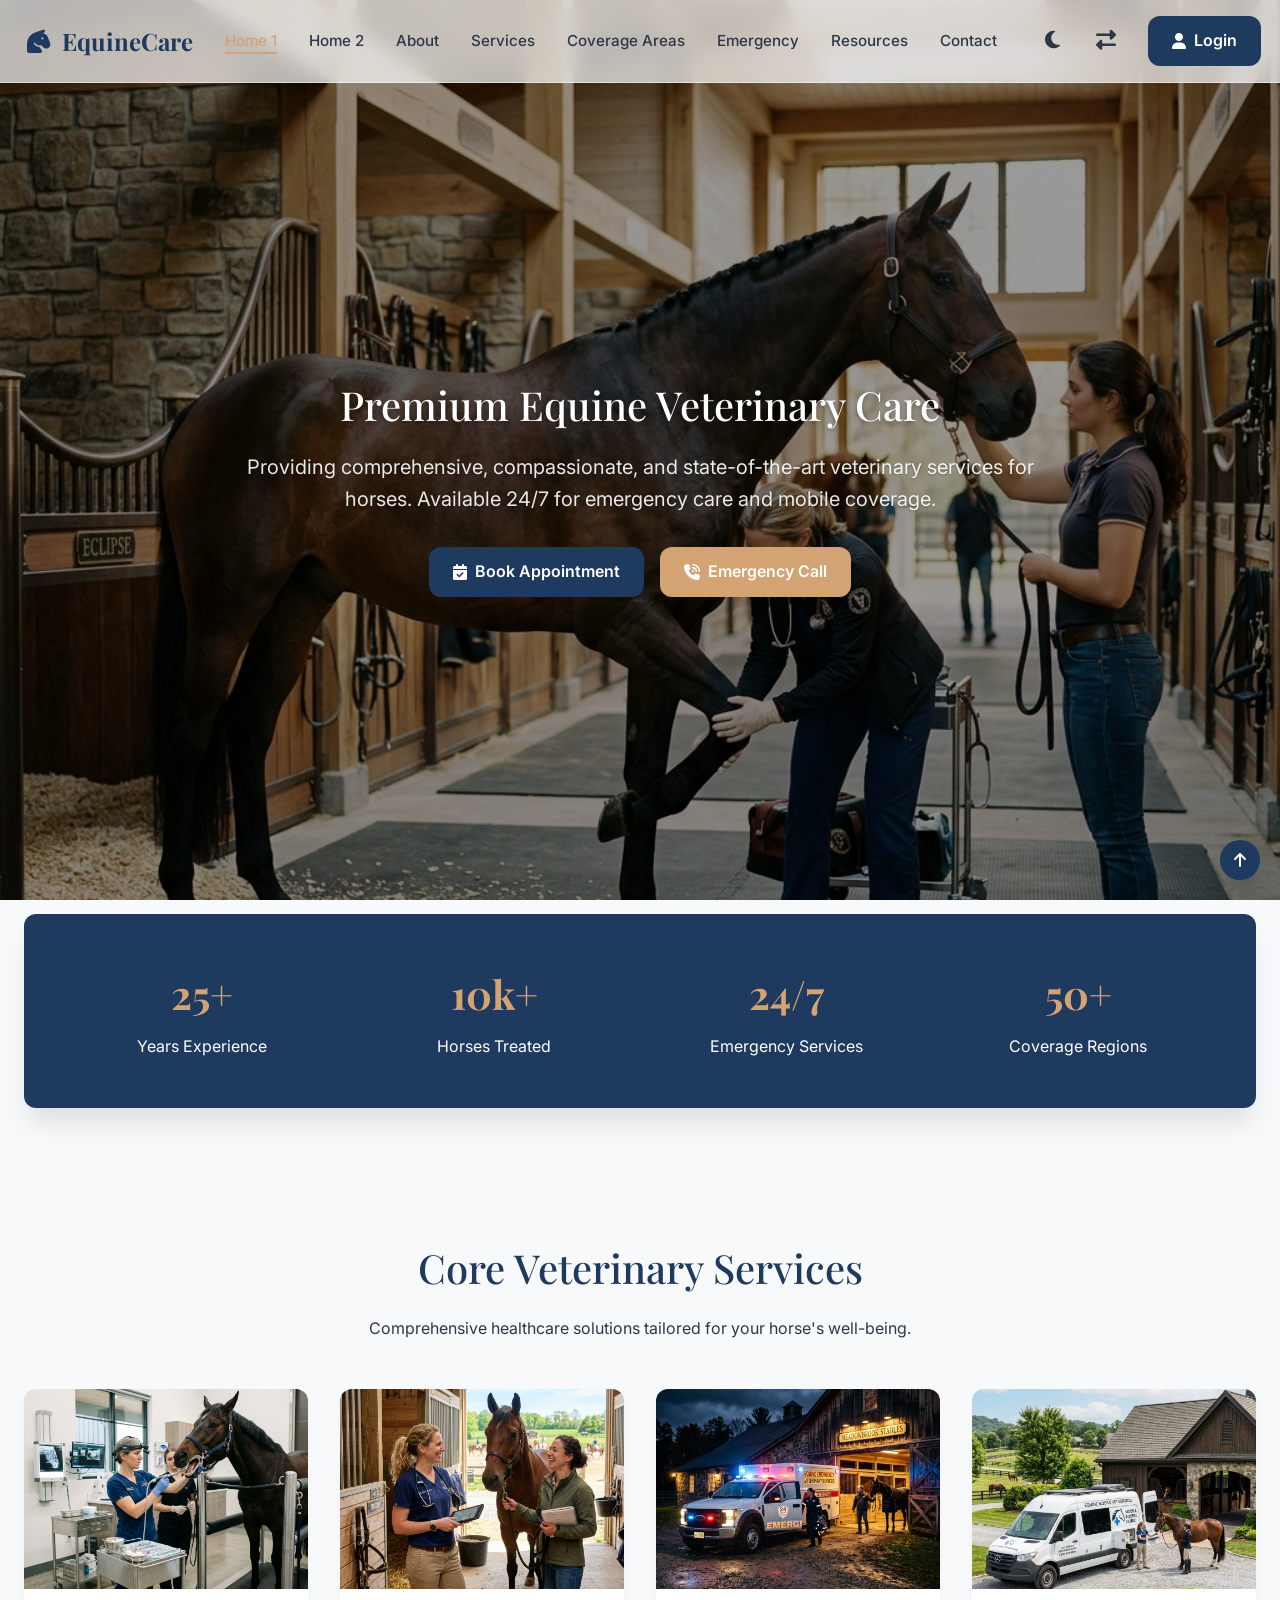
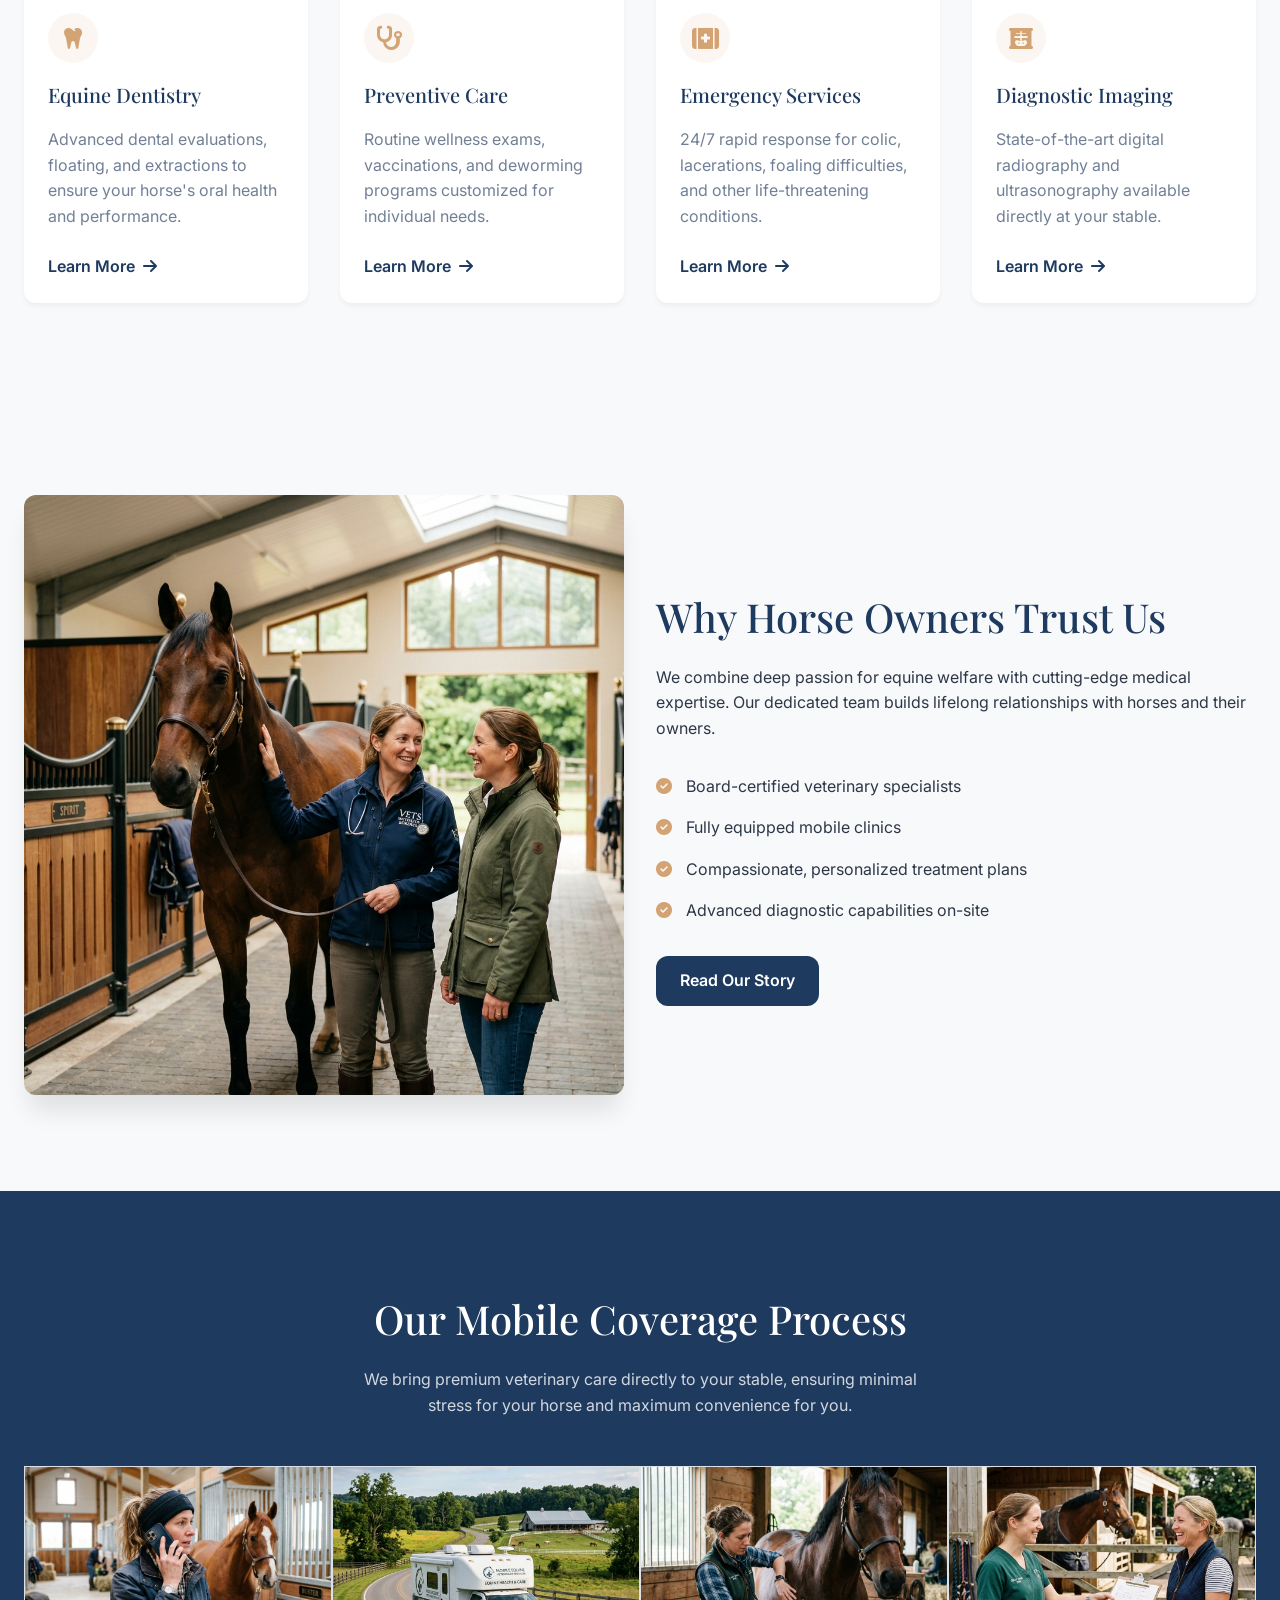
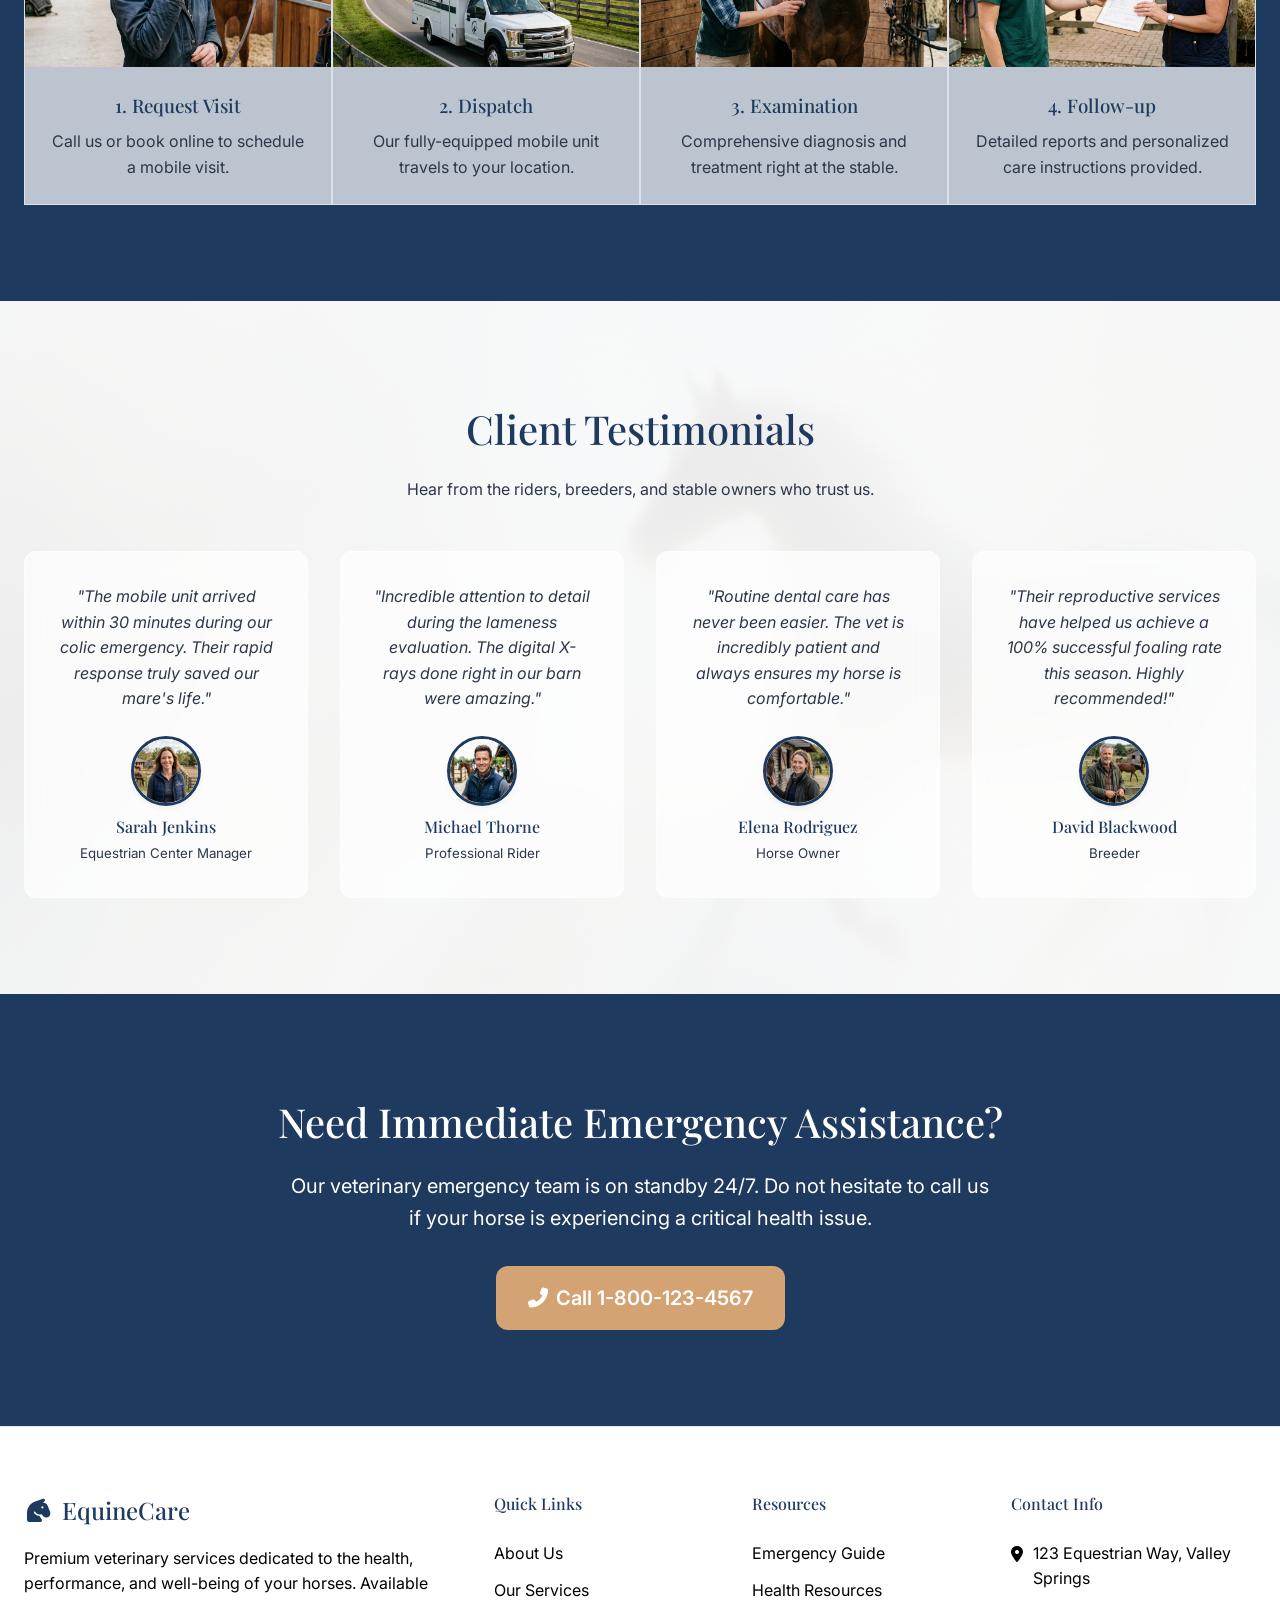
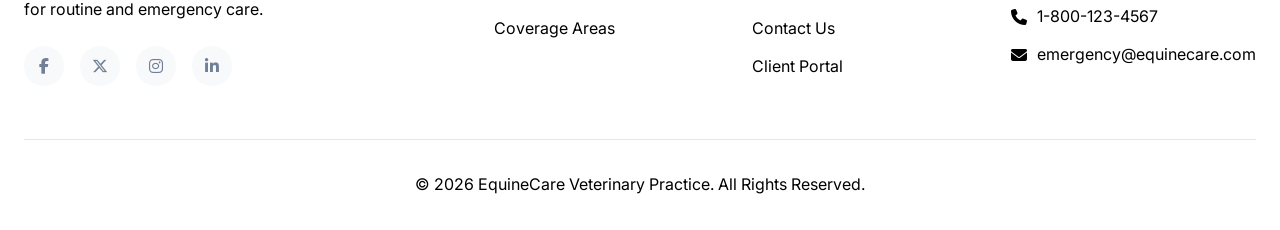
<file: index.html>
<!DOCTYPE html>
<html lang="en" dir="ltr" data-theme="light">
<head>
    <meta charset="UTF-8">
    <meta name="viewport" content="width=device-width, initial-scale=1.0">
    <title>EquineCare | Premium Horse & Equine Veterinary Practice</title>
    <meta name="description" content="EquineCare provides comprehensive veterinary care including preventive healthcare, emergency services, and mobile veterinary coverage for horse owners.">
    
    <!-- CSS -->
    <link rel="stylesheet" href="assets/css/style.css">
    <link rel="stylesheet" href="assets/css/dark-mode.css">
    <link rel="stylesheet" href="assets/css/rtl.css">
    
    <!-- Fonts & Icons -->
    <link rel="stylesheet" href="https://cdnjs.cloudflare.com/ajax/libs/font-awesome/6.5.1/css/all.min.css">
    <link rel="icon" type="image/png" href="assets/images/favicon_ai.png">
</head>
<body>

    <!-- Navbar -->
    <nav class="navbar">
        <div class="container nav-container">
            <a href="index.html" class="logo">
                <i class="fas fa-horse-head"></i> EquineCare
            </a>
            
            <div class="nav-links">
                <a href="index.html">Home 1</a>
                <a href="home-2.html">Home 2</a>
                <a href="about.html">About</a>
                <a href="services.html">Services</a>
                <a href="coverage-areas.html">Coverage Areas</a>
                <a href="emergency-care.html">Emergency</a>
                <a href="horse-health-resources.html">Resources</a>
                <a href="contact.html">Contact</a>
                
                <div class="nav-actions">
                    <button class="theme-toggle" aria-label="Toggle Dark Mode">
                        <i class="fas fa-moon"></i>
                    </button>
                    <button class="rtl-toggle" aria-label="Toggle RTL">
                        <i class="fas fa-exchange-alt"></i>
                    </button>
                    <a href="login.html" class="btn btn-primary"><i class="fas fa-user"></i> Login</a>
                </div>
            </div>
            
            <button class="hamburger" aria-label="Toggle Menu">
                <i class="fas fa-bars"></i>
            </button>
        </div>
    </nav>

    <!-- Hero Section -->
    <header class="hero">
        <div class="hero-bg">
            <img src="assets/images/hero_horse_vet_1782131426212.png" alt="Veterinarian examining horse" loading="lazy">
        </div>
        <div class="container">
            <div class="hero-content reveal">
                <h1>Premium Equine Veterinary Care</h1>
                <p>Providing comprehensive, compassionate, and state-of-the-art veterinary services for horses. Available 24/7 for emergency care and mobile coverage.</p>
                <div class="hero-buttons">
                    <a href="contact.html" class="btn btn-primary"><i class="fas fa-calendar-check"></i> Book Appointment</a>
                    <a href="emergency-care.html" class="btn btn-secondary"><i class="fas fa-phone-volume"></i> Emergency Call</a>
                </div>
            </div>
        </div>
    </header>

    <!-- Animated Statistics -->
    <section class="stats-section container reveal">
        <div class="stats-wrapper">
            <div class="grid-4">
                <div class="stat-item">
                    <div class="stat-number">25+</div>
                    <p>Years Experience</p>
                </div>
                <div class="stat-item">
                    <div class="stat-number">10k+</div>
                    <p>Horses Treated</p>
                </div>
                <div class="stat-item">
                    <div class="stat-number">24/7</div>
                    <p>Emergency Services</p>
                </div>
                <div class="stat-item">
                    <div class="stat-number">50+</div>
                    <p>Coverage Regions</p>
                </div>
            </div>
        </div>
    </section>

    <!-- Core Veterinary Services (4 Cards) -->
    <section class="section-padding bg-light">
        <div class="container">
            <div class="text-center mb-3 reveal">
                <h2>Core Veterinary Services</h2>
                <p>Comprehensive healthcare solutions tailored for your horse's well-being.</p>
            </div>
            
            <div class="grid-4">
                <!-- Card 1 -->
                <div class="service-card reveal">
                    <img src="assets/images/service_dental_1782131436904.png" alt="Dental Care" class="service-img" loading="lazy">
                    <div class="service-content">
                        <div class="service-icon"><i class="fas fa-tooth"></i></div>
                        <h3>Equine Dentistry</h3>
                        <p>Advanced dental evaluations, floating, and extractions to ensure your horse's oral health and performance.</p>
                        <a href="service-details.html" class="btn-link">Learn More <i class="fas fa-arrow-right"></i></a>
                    </div>
                </div>
                
                <!-- Card 2 -->
                <div class="service-card reveal">
                    <img src="assets/images/why_trust_us_1782131654621.png" alt="Preventive Care" class="service-img" loading="lazy">
                    <div class="service-content">
                        <div class="service-icon"><i class="fas fa-stethoscope"></i></div>
                        <h3>Preventive Care</h3>
                        <p>Routine wellness exams, vaccinations, and deworming programs customized for individual needs.</p>
                        <a href="service-details.html" class="btn-link">Learn More <i class="fas fa-arrow-right"></i></a>
                    </div>
                </div>
                
                <!-- Card 3 -->
                <div class="service-card reveal">
                    <img src="assets/images/emergency_bg_1782131670668.png" alt="Emergency Services" class="service-img" loading="lazy">
                    <div class="service-content">
                        <div class="service-icon"><i class="fas fa-kit-medical"></i></div>
                        <h3>Emergency Services</h3>
                        <p>24/7 rapid response for colic, lacerations, foaling difficulties, and other life-threatening conditions.</p>
                        <a href="service-details.html" class="btn-link">Learn More <i class="fas fa-arrow-right"></i></a>
                    </div>
                </div>
                
                <!-- Card 4 -->
                <div class="service-card reveal">
                    <img src="assets/images/mobile_vet_unit_1782131451532.png" alt="Diagnostic Imaging" class="service-img" loading="lazy">
                    <div class="service-content">
                        <div class="service-icon"><i class="fas fa-x-ray"></i></div>
                        <h3>Diagnostic Imaging</h3>
                        <p>State-of-the-art digital radiography and ultrasonography available directly at your stable.</p>
                        <a href="service-details.html" class="btn-link">Learn More <i class="fas fa-arrow-right"></i></a>
                    </div>
                </div>
            </div>
        </div>
    </section>

    <!-- Why Horse Owners Trust Us -->
    <section class="section-padding">
        <div class="container grid-2 align-items-center">
            <div class="reveal">
                <img src="assets/images/trust_us_vet_horse_1782197625084.png" alt="Equine Veterinarian and Horse Owner" style="border-radius: var(--radius); box-shadow: var(--shadow-lg);" loading="lazy">
            </div>
            <div class="reveal">
                <h2>Why Horse Owners Trust Us</h2>
                <p class="mb-2">We combine deep passion for equine welfare with cutting-edge medical expertise. Our dedicated team builds lifelong relationships with horses and their owners.</p>
                <ul style="margin-bottom: 2rem;">
                    <li style="margin-bottom: 1rem;"><i class="fas fa-check-circle" style="color: var(--secondary); margin-right: 10px;"></i> Board-certified veterinary specialists</li>
                    <li style="margin-bottom: 1rem;"><i class="fas fa-check-circle" style="color: var(--secondary); margin-right: 10px;"></i> Fully equipped mobile clinics</li>
                    <li style="margin-bottom: 1rem;"><i class="fas fa-check-circle" style="color: var(--secondary); margin-right: 10px;"></i> Compassionate, personalized treatment plans</li>
                    <li style="margin-bottom: 1rem;"><i class="fas fa-check-circle" style="color: var(--secondary); margin-right: 10px;"></i> Advanced diagnostic capabilities on-site</li>
                </ul>
                <div class="mobile-center-btn">
                    <a href="about.html" class="btn btn-primary">Read Our Story</a>
                </div>
            </div>
        </div>
    </section>

    <!-- Mobile Veterinary Coverage Process -->
    <section class="section-padding" style="background: var(--primary); color: white;">
        <div class="container text-center reveal">
            <h2 style="color: white;">Our Mobile Coverage Process</h2>
            <p style="color: rgba(255,255,255,0.8); max-width: 600px; margin: 0 auto 3rem;">We bring premium veterinary care directly to your stable, ensuring minimal stress for your horse and maximum convenience for you.</p>
            
            <div class="grid-4" style="gap: 0;">
                <div class="glass-card" style="padding: 0; overflow: hidden; border-radius: 0;">
                    <img src="assets/images/process_1_request.png" alt="Request Visit" class="service-img" style="display: block;">
                    <div style="padding: 1.5rem;">
                        <h3 style="color: var(--primary); margin-bottom: 0.5rem;">1. Request Visit</h3>
                        <p style="color: var(--text-dark); margin: 0;">Call us or book online to schedule a mobile visit.</p>
                    </div>
                </div>
                <div class="glass-card" style="padding: 0; overflow: hidden; border-radius: 0;">
                    <img src="assets/images/process_2_dispatch.png" alt="Dispatch" class="service-img" style="display: block;">
                    <div style="padding: 1.5rem;">
                        <h3 style="color: var(--primary); margin-bottom: 0.5rem;">2. Dispatch</h3>
                        <p style="color: var(--text-dark); margin: 0;">Our fully-equipped mobile unit travels to your location.</p>
                    </div>
                </div>
                <div class="glass-card" style="padding: 0; overflow: hidden; border-radius: 0;">
                    <img src="assets/images/process_3_examination.png" alt="Examination" class="service-img" style="display: block;">
                    <div style="padding: 1.5rem;">
                        <h3 style="color: var(--primary); margin-bottom: 0.5rem;">3. Examination</h3>
                        <p style="color: var(--text-dark); margin: 0;">Comprehensive diagnosis and treatment right at the stable.</p>
                    </div>
                </div>
                <div class="glass-card" style="padding: 0; overflow: hidden; border-radius: 0;">
                    <img src="assets/images/process_4_followup.png" alt="Follow-up" class="service-img" style="display: block;">
                    <div style="padding: 1.5rem;">
                        <h3 style="color: var(--primary); margin-bottom: 0.5rem;">4. Follow-up</h3>
                        <p style="color: var(--text-dark); margin: 0;">Detailed reports and personalized care instructions provided.</p>
                    </div>
                </div>
            </div>
        </div>
    </section>

    <!-- Client Testimonials (4 Cards) -->
    <section class="section-padding" style="position: relative;">
        <div style="position: absolute; top:0; left:0; width:100%; height:100%; z-index:-1;">
            <img src="assets/images/testimonial_bg_1782131642445.png" alt="bg" style="width:100%; height:100%; object-fit:cover; opacity: 0.1;">
        </div>
        <div class="container text-center reveal">
            <h2>Client Testimonials</h2>
            <p class="mb-3">Hear from the riders, breeders, and stable owners who trust us.</p>
            
            <div class="grid-4">
                <div class="glass-card">
                    <p class="mb-1" style="font-style: italic;">"The mobile unit arrived within 30 minutes during our colic emergency. Their rapid response truly saved our mare's life."</p>
                    <img src="assets/images/author_sarah_jenkins.png" alt="Sarah Jenkins" style="width: 70px; height: 70px; border-radius: 50%; object-fit: cover; margin: 1.5rem auto 0.5rem auto; display: block; border: 3px solid var(--primary); box-shadow: var(--shadow-sm);">
                    <h4 style="margin:0;">Sarah Jenkins</h4>
                    <small>Equestrian Center Manager</small>
                </div>
                <div class="glass-card">
                    <p class="mb-1" style="font-style: italic;">"Incredible attention to detail during the lameness evaluation. The digital X-rays done right in our barn were amazing."</p>
                    <img src="assets/images/author_michael_thorne.png" alt="Michael Thorne" style="width: 70px; height: 70px; border-radius: 50%; object-fit: cover; margin: 1.5rem auto 0.5rem auto; display: block; border: 3px solid var(--primary); box-shadow: var(--shadow-sm);">
                    <h4 style="margin:0;">Michael Thorne</h4>
                    <small>Professional Rider</small>
                </div>
                <div class="glass-card">
                    <p class="mb-1" style="font-style: italic;">"Routine dental care has never been easier. The vet is incredibly patient and always ensures my horse is comfortable."</p>
                    <img src="assets/images/author_elena_rodriguez.png" alt="Elena Rodriguez" style="width: 70px; height: 70px; border-radius: 50%; object-fit: cover; margin: 1.5rem auto 0.5rem auto; display: block; border: 3px solid var(--primary); box-shadow: var(--shadow-sm);">
                    <h4 style="margin:0;">Elena Rodriguez</h4>
                    <small>Horse Owner</small>
                </div>
                <div class="glass-card">
                    <p class="mb-1" style="font-style: italic;">"Their reproductive services have helped us achieve a 100% successful foaling rate this season. Highly recommended!"</p>
                    <img src="assets/images/author_david_blackwood.png" alt="David Blackwood" style="width: 70px; height: 70px; border-radius: 50%; object-fit: cover; margin: 1.5rem auto 0.5rem auto; display: block; border: 3px solid var(--primary); box-shadow: var(--shadow-sm);">
                    <h4 style="margin:0;">David Blackwood</h4>
                    <small>Breeder</small>
                </div>
            </div>
        </div>
    </section>

    <!-- Emergency Assistance CTA -->
    <section class="section-padding" style="background: var(--primary); position: relative;">
        <div class="container text-center reveal" style="position: relative; z-index: 10;">
            <h2 style="color: white; font-size: 2.5rem;">Need Immediate Emergency Assistance?</h2>
            <p style="color: white; font-size: 1.25rem; margin-bottom: 2rem; max-width: 700px; margin-left: auto; margin-right: auto;">Our veterinary emergency team is on standby 24/7. Do not hesitate to call us if your horse is experiencing a critical health issue.</p>
            <a href="tel:+18001234567" class="btn btn-secondary" style="font-size: 1.25rem; padding: 1rem 2rem;">
                <i class="fas fa-phone-alt"></i> Call 1-800-123-4567
            </a>
        </div>
    </section>

        <!-- Footer -->
    <footer class="footer">
        <div class="container">
            <div class="footer-grid">
                <div class="footer-about">
                    <h3><i class="fas fa-horse-head"></i> EquineCare</h3>
                    <p>Premium veterinary services dedicated to the health, performance, and well-being of your horses. Available for routine and emergency care.</p>
                    <div class="social-links">
                        <a href="#"><i class="fab fa-facebook-f"></i></a>
                        <a href="#"><i class="fa-brands fa-x-twitter"></i></a>
                        <a href="#"><i class="fab fa-instagram"></i></a>
                        <a href="#"><i class="fab fa-linkedin-in"></i></a>
                    </div>
                </div>
                
                <div class="footer-links">
                    <h4>Quick Links</h4>
                    <ul>
                        <li><a href="about.html">About Us</a></li>
                        <li><a href="services.html">Our Services</a></li>
                        <li><a href="coverage-areas.html">Coverage Areas</a></li>
                    </ul>
                </div>
                
                <div class="footer-links">
                    <h4>Resources</h4>
                    <ul>
                        <li><a href="emergency-care.html">Emergency Guide</a></li>
                        <li><a href="horse-health-resources.html">Health Resources</a></li>
                        <li><a href="contact.html">Contact Us</a></li>
                        <li><a href="login.html">Client Portal</a></li>
                    </ul>
                </div>
                
                <div class="footer-links">
                    <h4>Contact Info</h4>
                    <ul>
                        <li style="display: flex; gap: 10px;"><i class="fas fa-map-marker-alt" style="margin-top: 5px;"></i> 123 Equestrian Way, Valley Springs</li>
                        <li style="display: flex; gap: 10px;"><i class="fas fa-phone" style="margin-top: 5px;"></i> 1-800-123-4567</li>
                        <li style="display: flex; gap: 10px;"><i class="fas fa-envelope" style="margin-top: 5px;"></i> emergency@equinecare.com</li>
                    </ul>
                </div>
            </div>
            
            <div class="footer-bottom">
                <p>&copy; 2026 EquineCare Veterinary Practice. All Rights Reserved.</p>
            </div>
        </div>
    </footer>

    <!-- Back to Top -->
    <a href="#" style="position: fixed; bottom: 20px; right: 20px; background: var(--primary); color: white; width: 40px; height: 40px; display: flex; align-items: center; justify-content: center; border-radius: 50%; z-index: 1000; text-decoration: none; box-shadow: var(--shadow-md);">
        <i class="fas fa-arrow-up"></i>
    </a>

    <!-- Scripts -->
    <script src="assets/js/main.js"></script>
</body>
</html>
</file>
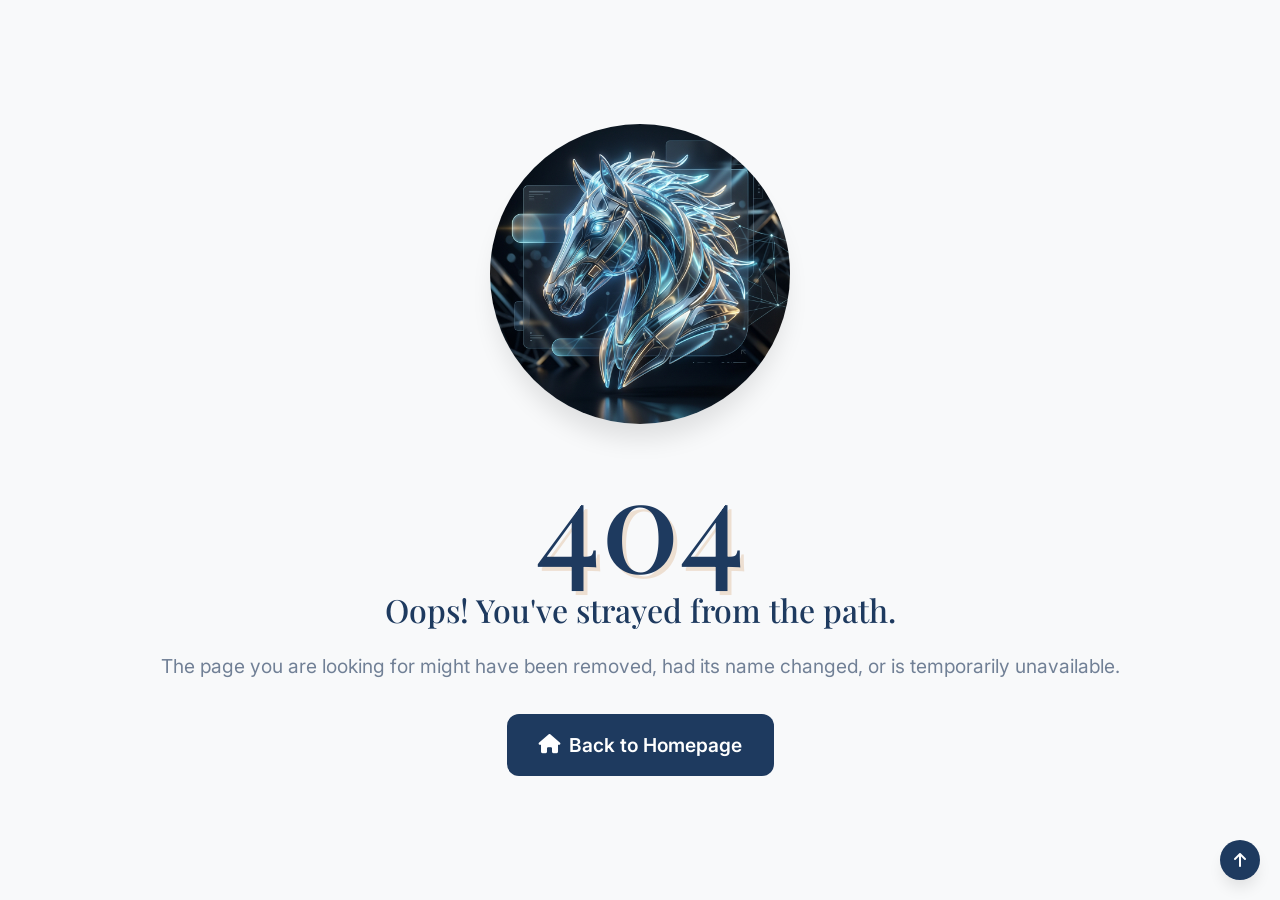
<file: 404-error.html>
<!DOCTYPE html>
<html lang="en" dir="ltr" data-theme="light">
<head>
    <meta charset="UTF-8">
    <meta name="viewport" content="width=device-width, initial-scale=1.0">
    <title>404 Error | EquineCare</title>
    <link rel="stylesheet" href="assets/css/style.css">
    <link rel="stylesheet" href="assets/css/dark-mode.css">
    <link rel="stylesheet" href="assets/css/rtl.css">
    <link rel="stylesheet" href="https://cdnjs.cloudflare.com/ajax/libs/font-awesome/6.5.1/css/all.min.css">
    <style>
        .error-page {
            min-height: 100vh;
            display: flex;
            align-items: center;
            justify-content: center;
            background: var(--bg-light);
            text-align: center;
            padding: 2rem;
        }
        .error-content h1 {
            font-size: 8rem;
            color: var(--primary);
            line-height: 1;
            margin-bottom: 0;
            text-shadow: 4px 4px 0px rgba(212, 163, 115, 0.3);
        }
    </style>
    <link rel="icon" type="image/png" href="assets/images/favicon_ai.png">
</head>
<body>

    <div class="error-page">
        <div class="error-content">
            <img src="assets/images/3d_horse_illustration_1782132397352.png" alt="Lost Horse" style="max-width: 300px; margin: 0 auto 2rem; border-radius: 50%; box-shadow: var(--shadow-lg);">
            <h1>404</h1>
            <h2 style="font-size: 2rem; margin-bottom: 1rem;">Oops! You've strayed from the path.</h2>
            <p style="font-size: 1.2rem; color: var(--text-muted); margin-bottom: 2rem;">The page you are looking for might have been removed, had its name changed, or is temporarily unavailable.</p>
            <a href="index.html" class="btn btn-primary" style="font-size: 1.2rem; padding: 1rem 2rem;">
                <i class="fas fa-home"></i> Back to Homepage
            </a>
        </div>
    </div>

    <!-- Back to Top -->
    <a href="#" style="position: fixed; bottom: 20px; right: 20px; background: var(--primary); color: white; width: 40px; height: 40px; display: flex; align-items: center; justify-content: center; border-radius: 50%; z-index: 1000; text-decoration: none; box-shadow: var(--shadow-md);">
        <i class="fas fa-arrow-up"></i>
    </a>
</body>
</html>
</file>
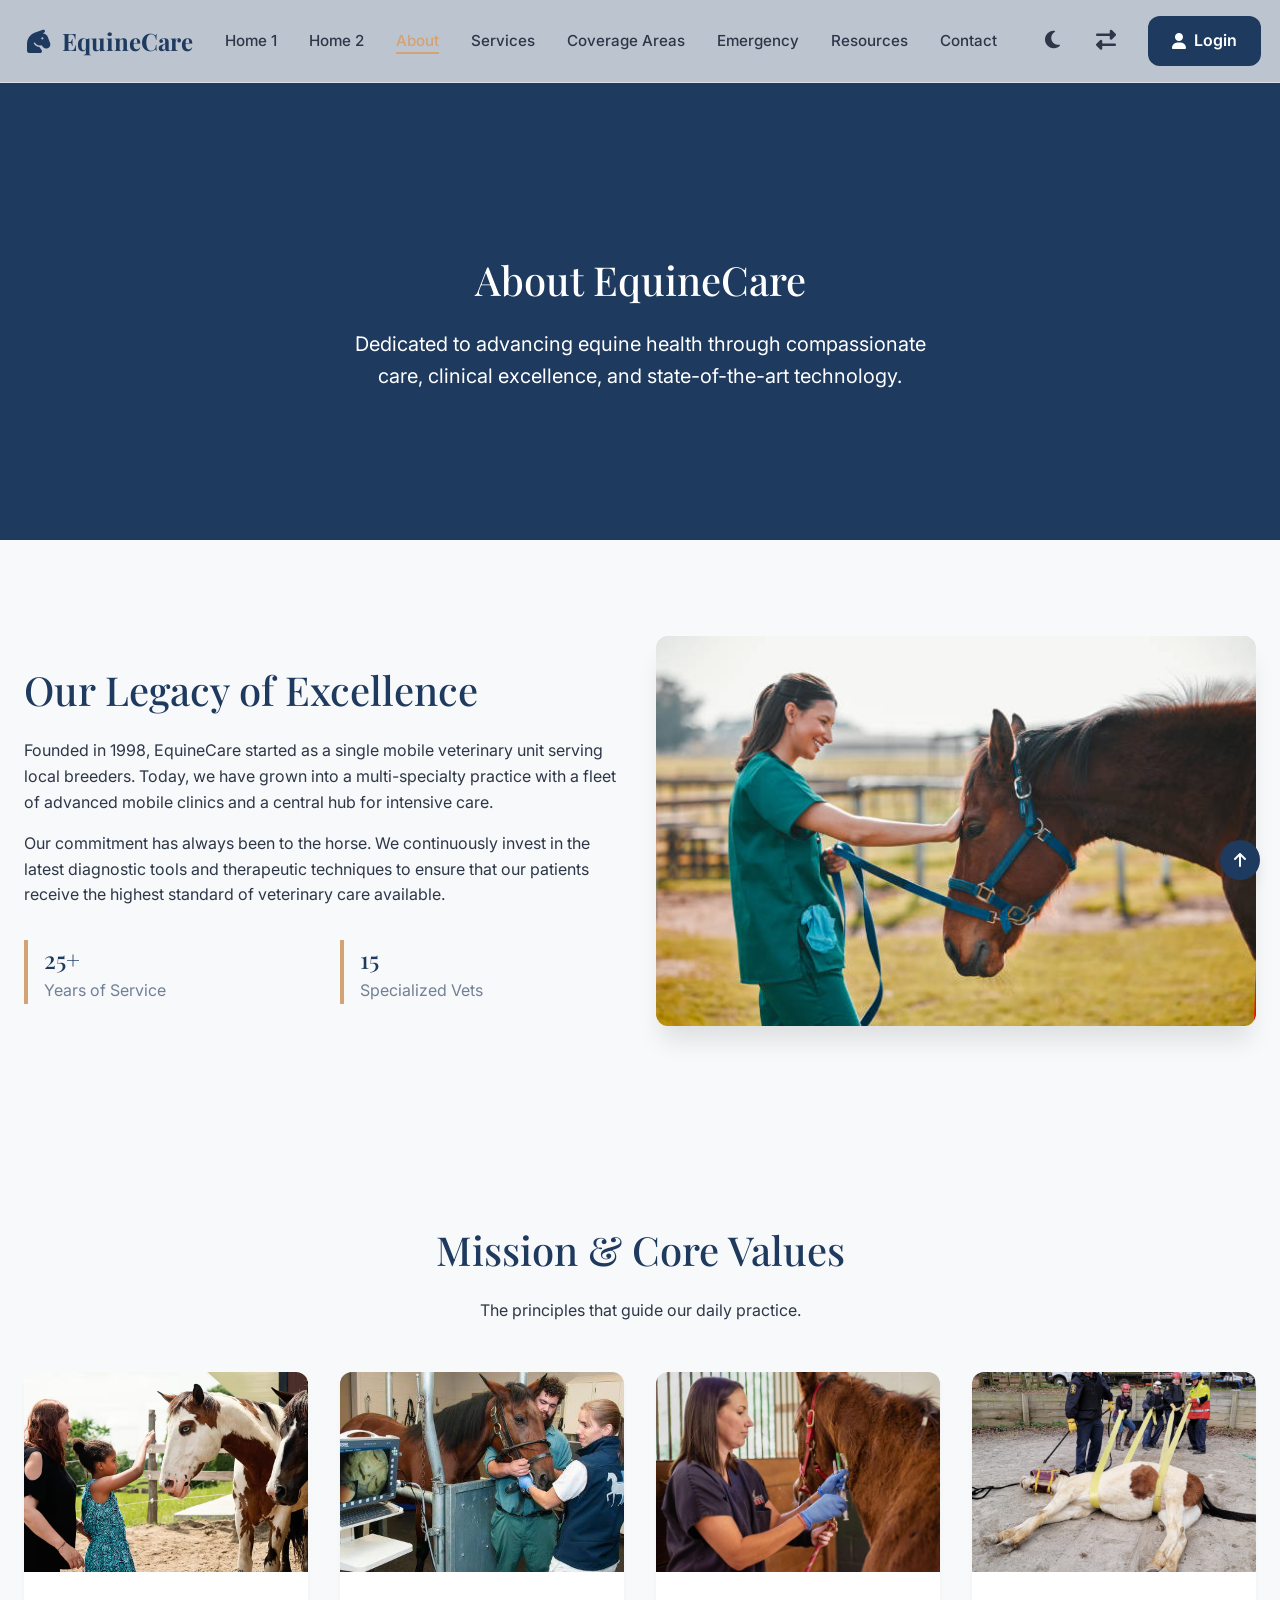
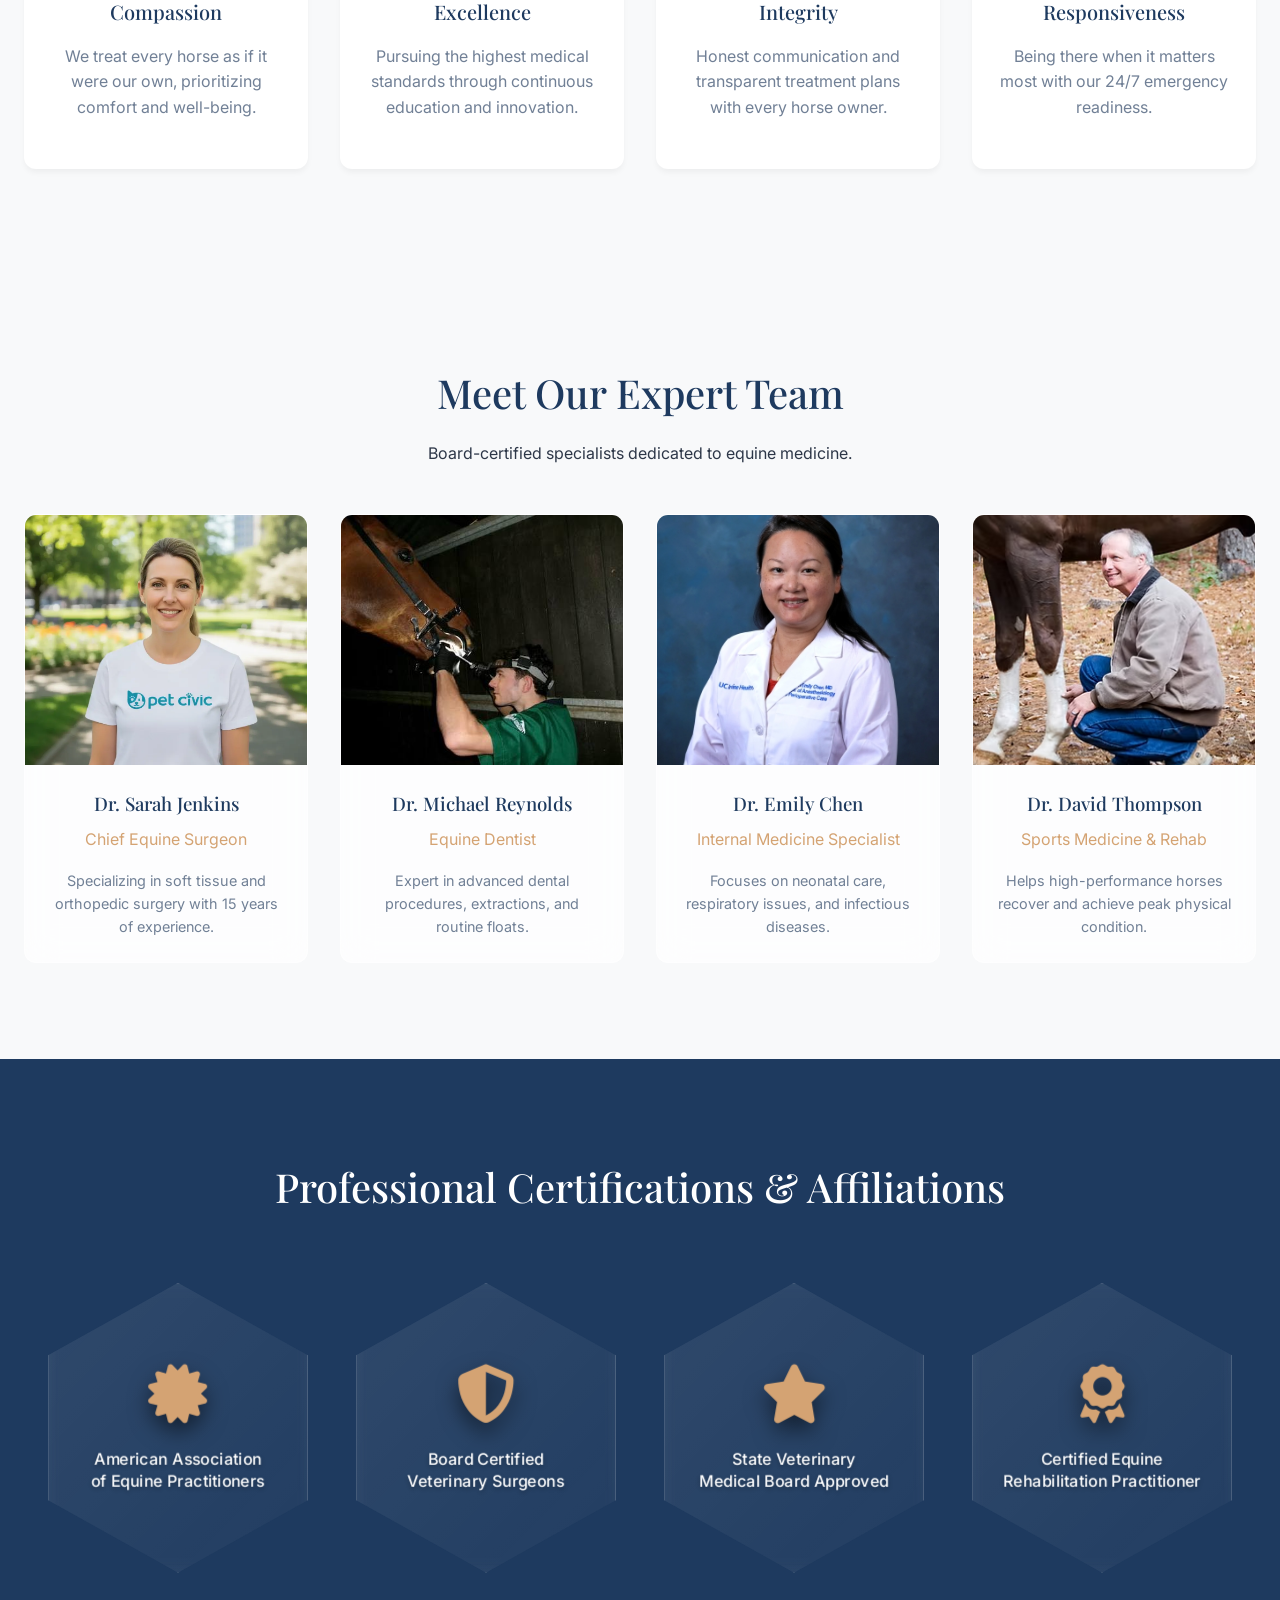
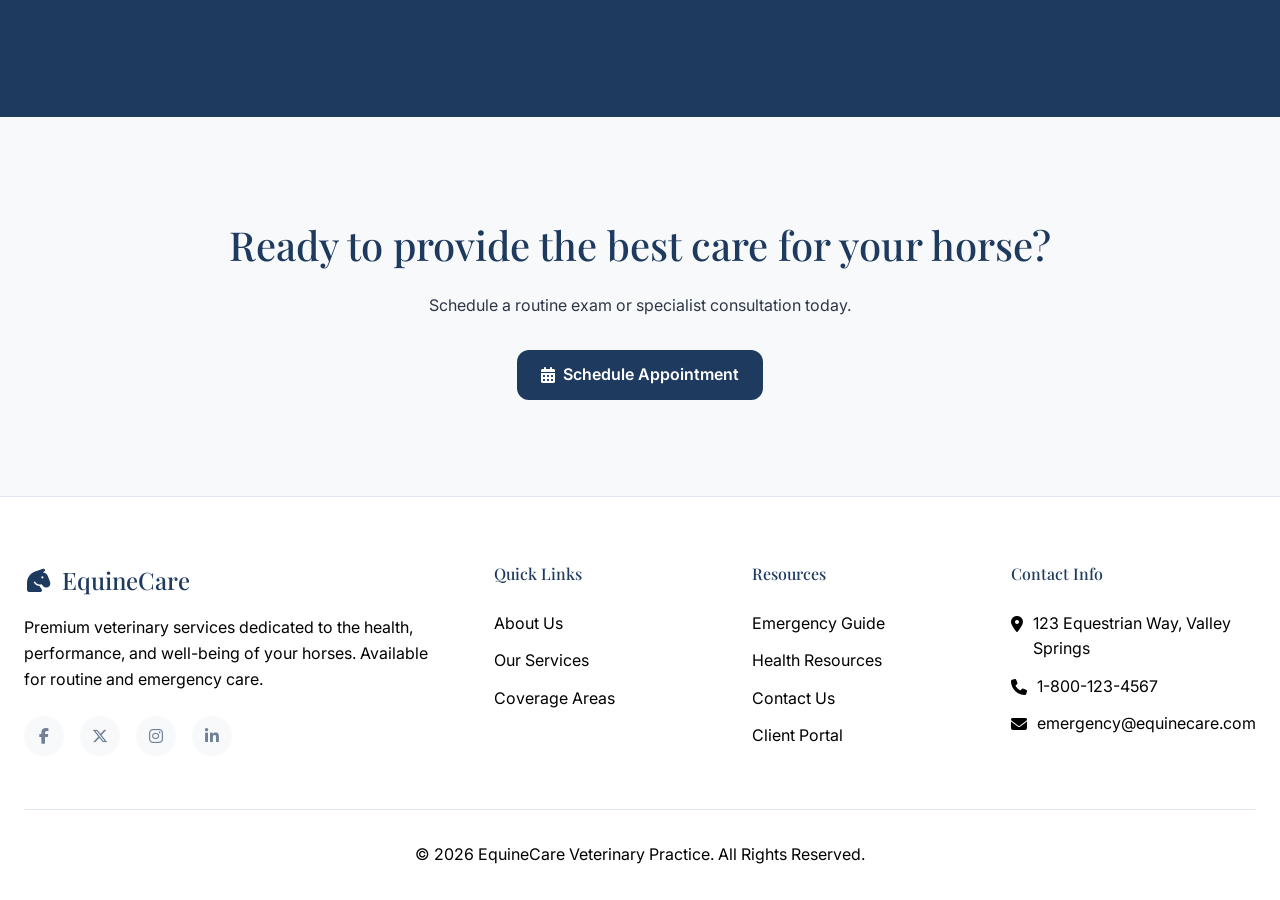
<file: about.html>
<!DOCTYPE html>
<html lang="en" dir="ltr" data-theme="light">

<head>
    <meta charset="UTF-8">
    <meta name="viewport" content="width=device-width, initial-scale=1.0">
    <title>About Us | EquineCare Veterinary Practice</title>

    <link rel="stylesheet" href="assets/css/style.css">
    <link rel="stylesheet" href="assets/css/dark-mode.css">
    <link rel="stylesheet" href="assets/css/rtl.css">
    <link rel="stylesheet" href="https://cdnjs.cloudflare.com/ajax/libs/font-awesome/6.5.1/css/all.min.css">
    <link rel="icon" type="image/png" href="assets/images/favicon_ai.png">
</head>

<body>

    <!-- Navbar -->
    <nav class="navbar">
        <div class="container nav-container">
            <a href="index.html" class="logo">
                <i class="fas fa-horse-head"></i> EquineCare
            </a>

            <div class="nav-links">
                <a href="index.html">Home 1</a>
                <a href="home-2.html">Home 2</a>
                <a href="about.html" style="color: var(--secondary);">About</a>
                <a href="services.html">Services</a>
                <a href="coverage-areas.html">Coverage Areas</a>
                <a href="emergency-care.html">Emergency</a>
                <a href="horse-health-resources.html">Resources</a>
                <a href="contact.html">Contact</a>

                <div class="nav-actions">
                    <button class="theme-toggle"><i class="fas fa-moon"></i></button>
                    <button class="rtl-toggle"><i class="fas fa-exchange-alt"></i></button>
                    <a href="login.html" class="btn btn-primary"><i class="fas fa-user"></i> Login</a>
                </div>
            </div>
            <button class="hamburger"><i class="fas fa-bars"></i></button>
        </div>
    </nav>

    <style>
        .about-hero-h1 {
            font-size: 3.5rem;
            color: white;
        }

        @media (max-width: 768px) {
            .about-hero-h1 {
                font-size: 2.5rem;
            }
        }
    </style>
    <!-- Hero Banner -->
    <header class="hero" style="min-height: 60vh; padding-top: 100px; background: var(--primary);">
        <div class="container text-center reveal">
            <h1 class="about-hero-h1">About EquineCare</h1>
            <p style="color: white; font-size: 1.25rem; max-width: 600px; margin: 0 auto;">Dedicated to advancing equine
                health through compassionate care, clinical excellence, and state-of-the-art technology.</p>
        </div>
    </header>

    <!-- Practice History -->
    <section class="section-padding">
        <div class="container grid-2 align-items-center">
            <div class="reveal">
                <h2>Our Legacy of Excellence</h2>
                <p class="mb-1">Founded in 1998, EquineCare started as a single mobile veterinary unit serving local
                    breeders. Today, we have grown into a multi-specialty practice with a fleet of advanced mobile
                    clinics and a central hub for intensive care.</p>
                <p class="mb-2">Our commitment has always been to the horse. We continuously invest in the latest
                    diagnostic tools and therapeutic techniques to ensure that our patients receive the highest standard
                    of veterinary care available.</p>
                <div class="stats-mini grid-2">
                    <div style="border-inline-start: 4px solid var(--secondary); padding-inline-start: 1rem;">
                        <h4 style="font-size: 1.5rem; margin-bottom: 0;">25+</h4>
                        <span style="color: var(--text-muted);">Years of Service</span>
                    </div>
                    <div style="border-inline-start: 4px solid var(--secondary); padding-inline-start: 1rem;">
                        <h4 style="font-size: 1.5rem; margin-bottom: 0;">15</h4>
                        <span style="color: var(--text-muted);">Specialized Vets</span>
                    </div>
                </div>
            </div>
            <div class="reveal"
                style="text-align: center; height: 100%; display: flex; align-items: center; justify-content: center;">
                <img src="assets/images/Horse%20&amp;%20Equine%20Veterinary%20Practice.png" alt="Veterinary Excellence"
                    style="border-radius: var(--radius); box-shadow: var(--shadow-lg); max-width: 100%; height: auto; object-fit: contain; max-height: 500px;"
                    loading="lazy">
            </div>
        </div>
    </section>

    <!-- Mission & Values (4 Cards) -->
    <section class="section-padding" style="background: var(--bg-light);">
        <div class="container text-center reveal">
            <h2>Mission & Core Values</h2>
            <p class="mb-3">The principles that guide our daily practice.</p>

            <div class="grid-4">
                <div class="service-card reveal">
                    <img src="assets/images/Compassion.png" alt="Compassion" class="service-img" loading="lazy">
                    <div class="service-content text-center" style="padding: 1.5rem;">
                        <h3>Compassion</h3>
                        <p>We treat every horse as if it were our own, prioritizing comfort and well-being.</p>
                    </div>
                </div>
                <div class="service-card reveal">
                    <img src="assets/images/Excellence.png" alt="Excellence" class="service-img" loading="lazy">
                    <div class="service-content text-center" style="padding: 1.5rem;">
                        <h3>Excellence</h3>
                        <p>Pursuing the highest medical standards through continuous education and innovation.</p>
                    </div>
                </div>
                <div class="service-card reveal">
                    <img src="assets/images/Integrity.png" alt="Integrity" class="service-img" loading="lazy">
                    <div class="service-content text-center" style="padding: 1.5rem;">
                        <h3>Integrity</h3>
                        <p>Honest communication and transparent treatment plans with every horse owner.</p>
                    </div>
                </div>
                <div class="service-card reveal">
                    <img src="assets/images/Responsiveness.png" alt="Responsiveness" class="service-img" loading="lazy">
                    <div class="service-content text-center" style="padding: 1.5rem;">
                        <h3>Responsiveness</h3>
                        <p>Being there when it matters most with our 24/7 emergency readiness.</p>
                    </div>
                </div>
            </div>
        </div>
    </section>

    <!-- Meet The Veterinary Team (4 Cards) -->
    <section class="section-padding">
        <div class="container text-center reveal">
            <h2>Meet Our Expert Team</h2>
            <p class="mb-3">Board-certified specialists dedicated to equine medicine.</p>

            <div class="grid-4">
                <div class="glass-card" style="padding: 0; overflow: hidden;">
                    <img src="assets/images/Dr.%20Sarah%20Jenkins.png" alt="Dr. Sarah Jenkins"
                        class="team-img" style="object-position: top;">
                    <div style="padding: 1.5rem;">
                        <h3 style="margin-bottom: 0.5rem;">Dr. Sarah Jenkins</h3>
                        <p style="color: var(--secondary); font-weight: 600; margin-bottom: 1rem;">Chief Equine Surgeon
                        </p>
                        <p style="font-size: 0.9rem; color: var(--text-muted);">Specializing in soft tissue and
                            orthopedic surgery with 15 years of experience.</p>
                    </div>
                </div>
                <div class="glass-card" style="padding: 0; overflow: hidden;">
                    <img src="assets/images/Dr.%20Michael%20Reynolds.png" alt="Dr. Michael Reynolds"
                        class="team-img" style="object-position: center;">
                    <div style="padding: 1.5rem;">
                        <h3 style="margin-bottom: 0.5rem;">Dr. Michael Reynolds</h3>
                        <p style="color: var(--secondary); font-weight: 600; margin-bottom: 1rem;">Equine Dentist</p>
                        <p style="font-size: 0.9rem; color: var(--text-muted);">Expert in advanced dental procedures,
                            extractions, and routine floats.</p>
                    </div>
                </div>
                <div class="glass-card" style="padding: 0; overflow: hidden;">
                    <img src="assets/images/Dr.%20Emily%20Chen.png" alt="Dr. Emily Chen"
                        class="team-img" style="object-position: center;">
                    <div style="padding: 1.5rem;">
                        <h3 style="margin-bottom: 0.5rem;">Dr. Emily Chen</h3>
                        <p style="color: var(--secondary); font-weight: 600; margin-bottom: 1rem;">Internal Medicine
                            Specialist</p>
                        <p style="font-size: 0.9rem; color: var(--text-muted);">Focuses on neonatal care, respiratory
                            issues, and infectious diseases.</p>
                    </div>
                </div>
                <div class="glass-card" style="padding: 0; overflow: hidden;">
                    <img src="assets/images/Dr.%20David%20Thompson.png" alt="Dr. David Thompson"
                        class="team-img">
                    <div style="padding: 1.5rem;">
                        <h3 style="margin-bottom: 0.5rem;">Dr. David Thompson</h3>
                        <p style="color: var(--secondary); font-weight: 600; margin-bottom: 1rem;">Sports Medicine &
                            Rehab</p>
                        <p style="font-size: 0.9rem; color: var(--text-muted);">Helps high-performance horses recover
                            and achieve peak physical condition.</p>
                    </div>
                </div>
            </div>
        </div>
    </section>

    <!-- Professional Certifications -->
    <section class="section-padding text-center"
        style="background: var(--primary); color: white; position: relative; overflow: hidden;">
        <style>
            .hex-container {
                display: flex;
                justify-content: center;
                align-items: center;
                gap: 3rem;
                padding: 3rem 0;
                flex-wrap: wrap;
            }

            .hex-item {
                position: relative;
                width: 260px;
                height: 290px;
                background: transparent;
                display: flex;
                flex-direction: column;
                align-items: center;
                justify-content: center;
                transition: transform 0.6s cubic-bezier(0.175, 0.885, 0.32, 1.275);
                perspective: 1000px;
                transform-style: preserve-3d;
            }

            .hex-shape {
                position: absolute;
                top: 0;
                left: 0;
                right: 0;
                bottom: 0;
                clip-path: polygon(50% 0%, 100% 25%, 100% 75%, 50% 100%, 0% 75%, 0% 25%);
                background: linear-gradient(135deg, rgba(255, 255, 255, 0.08) 0%, rgba(255, 255, 255, 0.02) 100%);
                backdrop-filter: blur(5px);
                border: 1px solid rgba(255, 255, 255, 0.15);
                box-shadow: inset 0 0 20px rgba(255, 255, 255, 0.05);
                z-index: 1;
                transition: all 0.5s ease;
            }

            /* Create an outer glowing border effect for the hexagon */
            .hex-shape::before {
                content: '';
                position: absolute;
                inset: -2px;
                background: var(--secondary);
                clip-path: polygon(50% 0%, 100% 25%, 100% 75%, 50% 100%, 0% 75%, 0% 25%);
                z-index: -1;
                opacity: 0;
                transition: opacity 0.5s ease;
            }


            .hex-content {
                position: relative;
                z-index: 2;
                display: flex;
                flex-direction: column;
                align-items: center;
                justify-content: center;
                width: 100%;
                text-align: center;
                padding: 1rem;
                transform: translateZ(50px);
                transition: transform 0.5s ease;
            }

            .hex-icon {
                font-size: 3.5rem;
                color: var(--secondary);
                margin-bottom: 1.5rem;
                display: flex;
                justify-content: center;
                align-items: center;
                width: 100%;
                text-shadow: 0 10px 20px rgba(0, 0, 0, 0.5);
                transition: transform 0.5s ease, text-shadow 0.5s ease;
            }

            .hex-text {
                color: white;
                font-size: 0.95rem;
                line-height: 1.4;
                font-weight: 500;
                text-align: center;
                text-shadow: 0 2px 5px rgba(0,0,0,0.3);
                width: 100%;
                display: flex;
                flex-direction: column;
                align-items: center;
                justify-content: center;
            }

            @media (max-width: 1024px) {
                .hex-container {
                    max-width: 650px;
                    margin: 0 auto;
                }
            }
        </style>
        <div class="container reveal">
            <h2 style="color: white; margin-bottom: 1rem;">Professional Certifications & Affiliations</h2>
            <div class="hex-container">
                <div class="hex-item">
                    <div class="hex-shape"></div>
                    <div class="hex-content">
                        <div style="width: 100%; display: flex; justify-content: center; align-items: center; margin-bottom: 1.5rem;">
                            <i class="fas fa-certificate hex-icon" style="margin-bottom: 0;"></i>
                        </div>
                        <div class="hex-text">
                            <span>American Association</span>
                            <span>of Equine Practitioners</span>
                        </div>
                    </div>
                </div>
                <div class="hex-item">
                    <div class="hex-shape"></div>
                    <div class="hex-content">
                        <div style="width: 100%; display: flex; justify-content: center; align-items: center; margin-bottom: 1.5rem;">
                            <i class="fas fa-shield-alt hex-icon" style="margin-bottom: 0;"></i>
                        </div>
                        <div class="hex-text">
                            <span>Board Certified</span>
                            <span>Veterinary Surgeons</span>
                        </div>
                    </div>
                </div>
                <div class="hex-item">
                    <div class="hex-shape"></div>
                    <div class="hex-content">
                        <div style="width: 100%; display: flex; justify-content: center; align-items: center; margin-bottom: 1.5rem;">
                            <i class="fas fa-star hex-icon" style="margin-bottom: 0;"></i>
                        </div>
                        <div class="hex-text">
                            <span>State Veterinary</span>
                            <span>Medical Board Approved</span>
                        </div>
                    </div>
                </div>
                <div class="hex-item">
                    <div class="hex-shape"></div>
                    <div class="hex-content">
                        <div style="width: 100%; display: flex; justify-content: center; align-items: center; margin-bottom: 1.5rem;">
                            <i class="fas fa-award hex-icon" style="margin-bottom: 0;"></i>
                        </div>
                        <div class="hex-text">
                            <span>Certified Equine</span>
                            <span>Rehabilitation Practitioner</span>
                        </div>
                    </div>
                </div>
            </div>
        </div>
    </section>

    <!-- Appointment CTA -->
    <section class="section-padding text-center">
        <div class="container reveal">
            <h2>Ready to provide the best care for your horse?</h2>
            <p class="mb-2">Schedule a routine exam or specialist consultation today.</p>
            <a href="contact.html" class="btn btn-primary"><i class="fas fa-calendar-alt"></i> Schedule Appointment</a>
        </div>
    </section>

    <!-- Footer -->
    <footer class="footer">
        <div class="container">
            <div class="footer-grid">
                <div class="footer-about">
                    <h3><i class="fas fa-horse-head"></i> EquineCare</h3>
                    <p>Premium veterinary services dedicated to the health, performance, and well-being of your horses.
                        Available for routine and emergency care.</p>
                    <div class="social-links">
                        <a href="#"><i class="fab fa-facebook-f"></i></a>
                        <a href="#"><i class="fa-brands fa-x-twitter"></i></a>
                        <a href="#"><i class="fab fa-instagram"></i></a>
                        <a href="#"><i class="fab fa-linkedin-in"></i></a>
                    </div>
                </div>

                <div class="footer-links">
                    <h4>Quick Links</h4>
                    <ul>
                        <li><a href="about.html">About Us</a></li>
                        <li><a href="services.html">Our Services</a></li>
                        <li><a href="coverage-areas.html">Coverage Areas</a></li>
                    </ul>
                </div>

                <div class="footer-links">
                    <h4>Resources</h4>
                    <ul>
                        <li><a href="emergency-care.html">Emergency Guide</a></li>
                        <li><a href="horse-health-resources.html">Health Resources</a></li>
                        <li><a href="contact.html">Contact Us</a></li>
                        <li><a href="login.html">Client Portal</a></li>
                    </ul>
                </div>

                <div class="footer-links">
                    <h4>Contact Info</h4>
                    <ul>
                        <li style="display: flex; gap: 10px;"><i class="fas fa-map-marker-alt"
                                style="margin-top: 5px;"></i> 123 Equestrian Way, Valley Springs</li>
                        <li style="display: flex; gap: 10px;"><i class="fas fa-phone" style="margin-top: 5px;"></i>
                            1-800-123-4567</li>
                        <li style="display: flex; gap: 10px;"><i class="fas fa-envelope" style="margin-top: 5px;"></i>
                            emergency@equinecare.com</li>
                    </ul>
                </div>
            </div>

            <div class="footer-bottom">
                <p>&copy; 2026 EquineCare Veterinary Practice. All Rights Reserved.</p>
            </div>
        </div>
    </footer>

    <script src="assets/js/main.js"></script>
    <!-- Back to Top -->
    <a href="#"
        style="position: fixed; bottom: 20px; right: 20px; background: var(--primary); color: white; width: 40px; height: 40px; display: flex; align-items: center; justify-content: center; border-radius: 50%; z-index: 1000; text-decoration: none; box-shadow: var(--shadow-md);">
        <i class="fas fa-arrow-up"></i>
    </a>
</body>

</html>
</file>
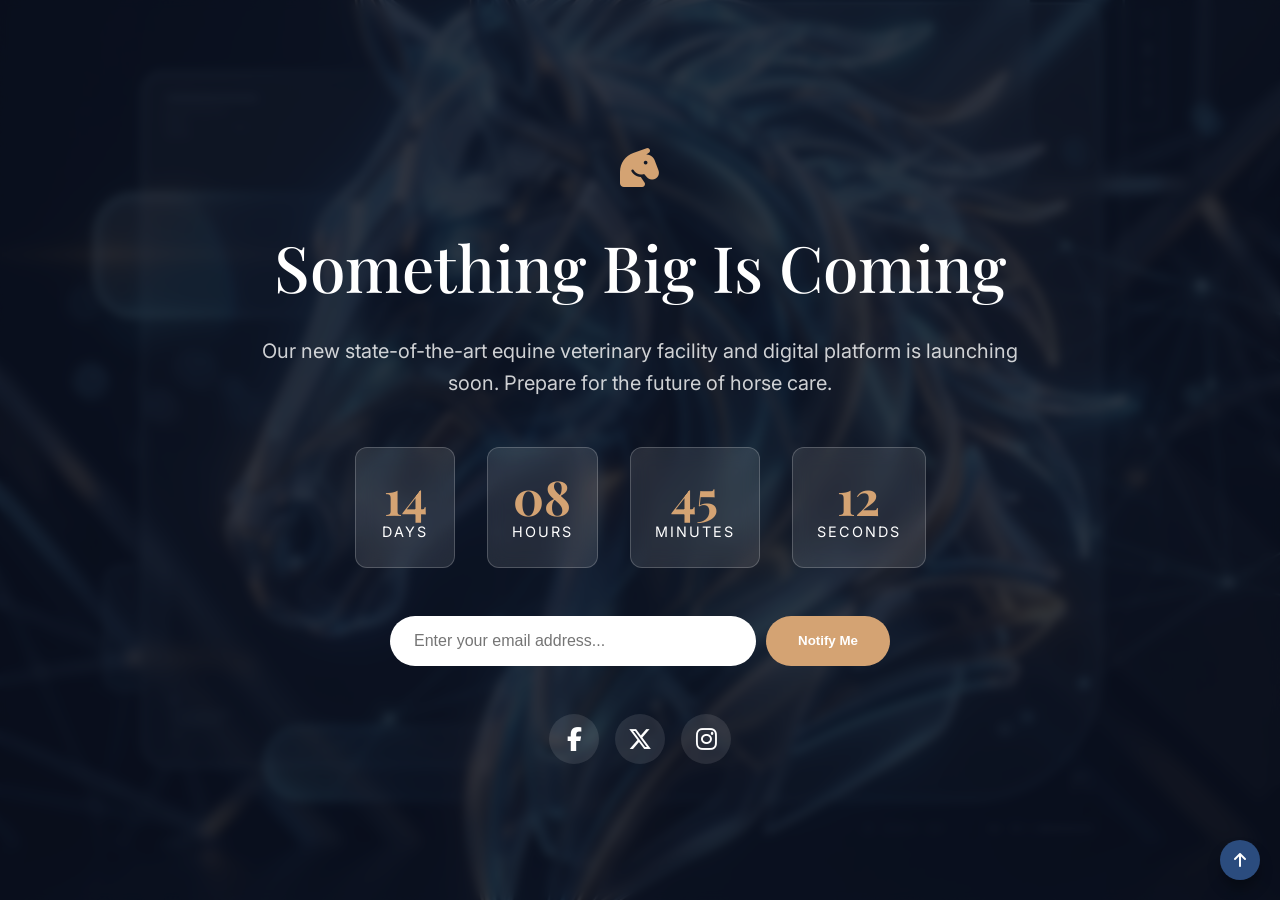
<file: coming-soon.html>
<!DOCTYPE html>
<html lang="en" dir="ltr" data-theme="dark">
<head>
    <meta charset="UTF-8">
    <meta name="viewport" content="width=device-width, initial-scale=1.0">
    <title>Coming Soon | EquineCare</title>
    <link rel="stylesheet" href="assets/css/style.css">
    <link rel="stylesheet" href="assets/css/dark-mode.css">
    <link rel="stylesheet" href="assets/css/rtl.css">
    <link rel="stylesheet" href="https://cdnjs.cloudflare.com/ajax/libs/font-awesome/6.5.1/css/all.min.css">
    <style>
        .coming-soon {
            min-height: 100vh;
            display: flex;
            align-items: center;
            justify-content: center;
            background: url('assets/images/3d_horse_illustration_1782132397352.png') center/cover no-repeat;
            position: relative;
            text-align: center;
            padding: 2rem;
            color: white;
        }
        .coming-soon::after {
            content: '';
            position: absolute; top: 0; left: 0; width: 100%; height: 100%;
            background: rgba(11, 17, 32, 0.85);
            backdrop-filter: blur(5px);
            z-index: 0;
        }
        .content-wrapper {
            position: relative;
            z-index: 10;
            max-width: 800px;
        }
        .countdown {
            display: flex;
            justify-content: center;
            gap: 2rem;
            margin: 3rem 0;
        }
        .time-box {
            background: rgba(255,255,255,0.1);
            border: 1px solid rgba(255,255,255,0.2);
            padding: 1.5rem;
            border-radius: var(--radius);
            min-width: 100px;
            backdrop-filter: blur(10px);
        }
        .time-number {
            font-size: 3rem;
            font-family: var(--font-serif);
            font-weight: bold;
            color: var(--secondary);
            line-height: 1;
        }
        .newsletter-form {
            display: flex;
            max-width: 500px;
            margin: 0 auto 3rem;
            gap: 10px;
        }
        .newsletter-input {
            flex: 1;
            padding: 1rem 1.5rem;
            border-radius: 50px;
            border: none;
            outline: none;
            font-size: 1rem;
        }
        .newsletter-btn {
            padding: 1rem 2rem;
            border-radius: 50px;
            border: none;
            background: var(--secondary);
            color: white;
            font-weight: bold;
            cursor: pointer;
            transition: var(--transition);
        }
        .newsletter-btn:hover { background: #b5895e; }
        .social-icons {
            display: flex;
            justify-content: center;
            gap: 1rem;
        }
        .social-icons a {
            color: white;
            font-size: 1.5rem;
            width: 50px; height: 50px;
            display: flex; align-items: center; justify-content: center;
            background: rgba(255,255,255,0.1);
            border-radius: 50%;
            transition: var(--transition);
        }
        .social-icons a:hover {
            background: var(--secondary);
            transform: translateY(-5px);
        }
        @media (max-width: 768px) {
            .countdown { gap: 1rem; flex-wrap: wrap; }
            .newsletter-form { flex-direction: column; }
            .newsletter-btn { width: 100%; }
        }
    </style>
    <link rel="icon" type="image/png" href="assets/images/favicon_ai.png">
</head>
<body>

    <div class="coming-soon">
        <div class="content-wrapper">
            <div style="font-size: 2.5rem; margin-bottom: 1rem; color: var(--secondary);">
                <i class="fas fa-horse-head"></i>
            </div>
            <h1 style="font-size: 4rem; color: white; margin-bottom: 1rem;">Something Big Is Coming</h1>
            <p style="font-size: 1.25rem; color: rgba(255,255,255,0.8);">Our new state-of-the-art equine veterinary facility and digital platform is launching soon. Prepare for the future of horse care.</p>
            
            <div class="countdown">
                <div class="time-box">
                    <div class="time-number">14</div>
                    <div style="font-size: 0.9rem; text-transform: uppercase; letter-spacing: 2px;">Days</div>
                </div>
                <div class="time-box">
                    <div class="time-number">08</div>
                    <div style="font-size: 0.9rem; text-transform: uppercase; letter-spacing: 2px;">Hours</div>
                </div>
                <div class="time-box">
                    <div class="time-number">45</div>
                    <div style="font-size: 0.9rem; text-transform: uppercase; letter-spacing: 2px;">Minutes</div>
                </div>
                <div class="time-box">
                    <div class="time-number">12</div>
                    <div style="font-size: 0.9rem; text-transform: uppercase; letter-spacing: 2px;">Seconds</div>
                </div>
            </div>
            
            <form class="newsletter-form">
                <input type="email" class="newsletter-input" placeholder="Enter your email address..." required>
                <button type="submit" class="newsletter-btn">Notify Me</button>
            </form>
            
            <div class="social-icons">
                <a href="#"><i class="fab fa-facebook-f"></i></a>
                <a href="#"><i class="fa-brands fa-x-twitter"></i></a>
                <a href="#"><i class="fab fa-instagram"></i></a>
            </div>
        </div>
    </div>

    <!-- Back to Top -->
    <a href="#" style="position: fixed; bottom: 20px; right: 20px; background: var(--primary); color: white; width: 40px; height: 40px; display: flex; align-items: center; justify-content: center; border-radius: 50%; z-index: 1000; text-decoration: none; box-shadow: var(--shadow-md);">
        <i class="fas fa-arrow-up"></i>
    </a>
</body>
</html>
</file>
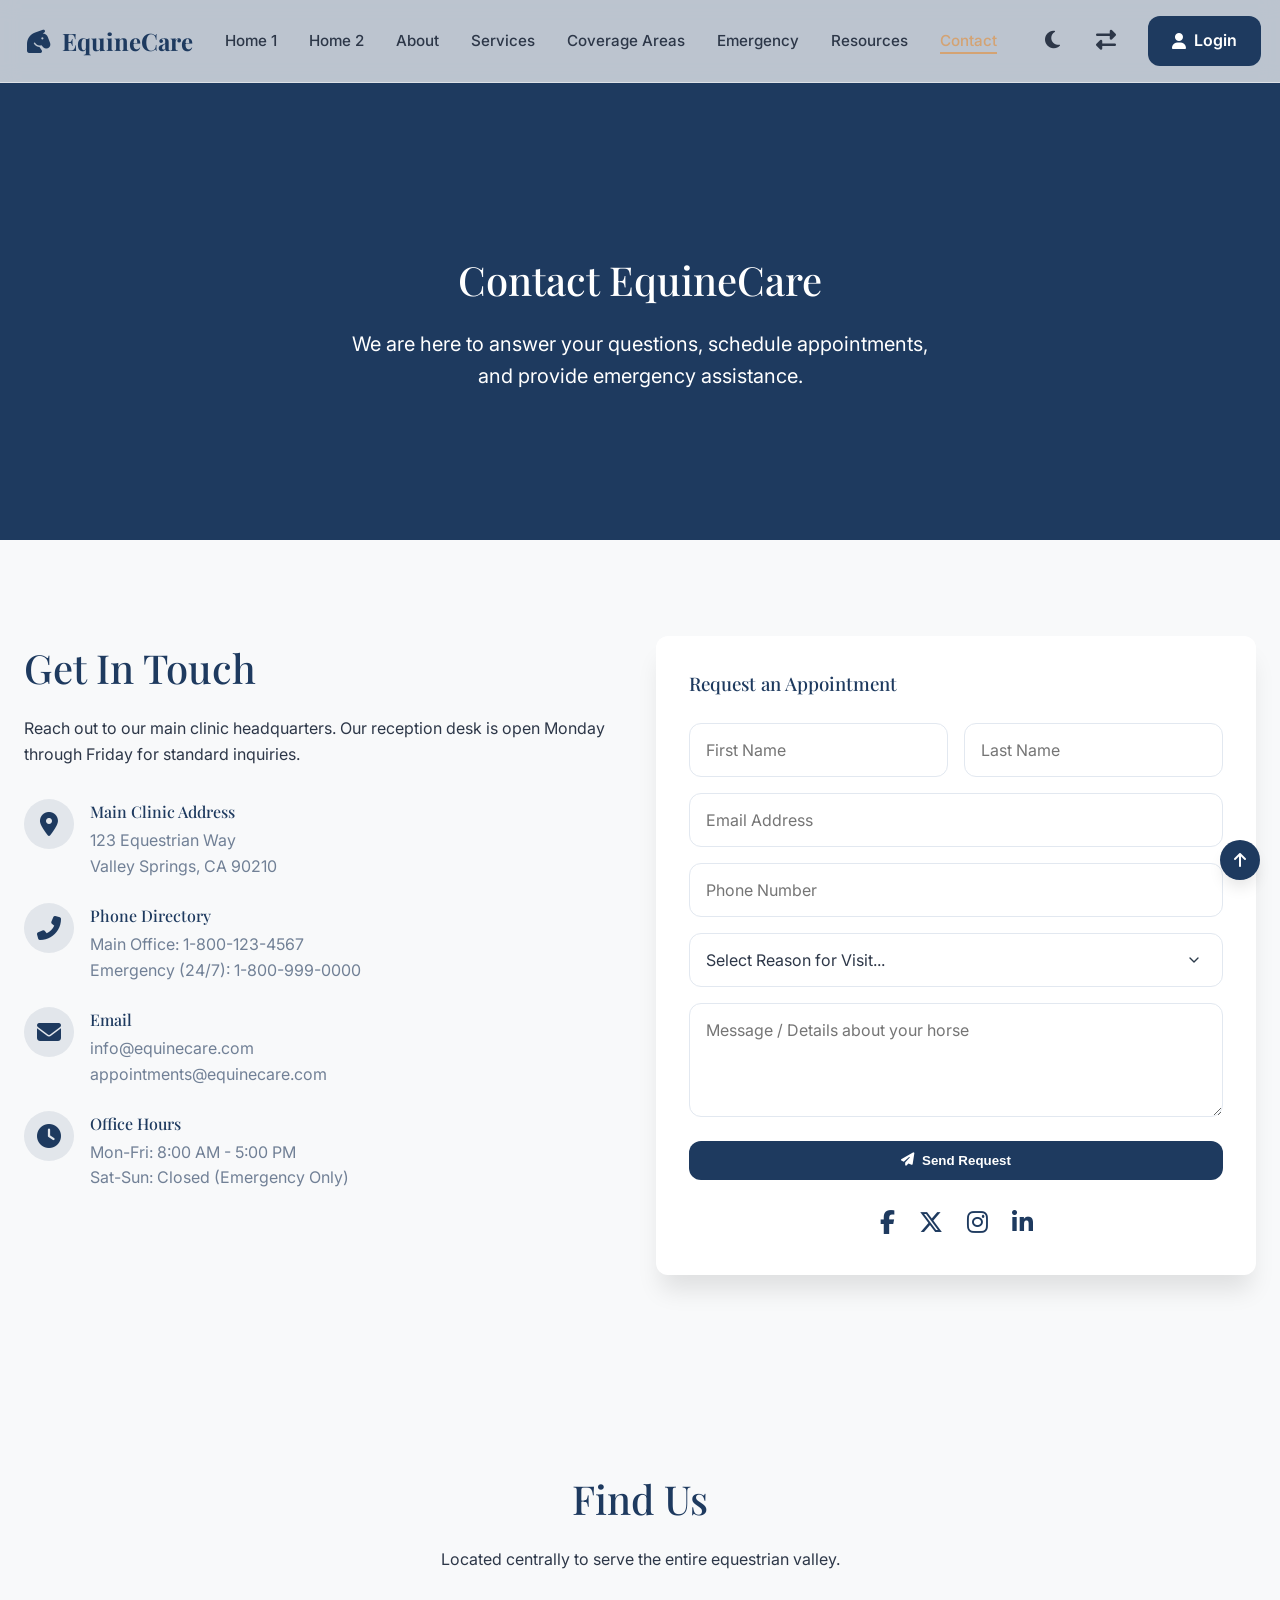
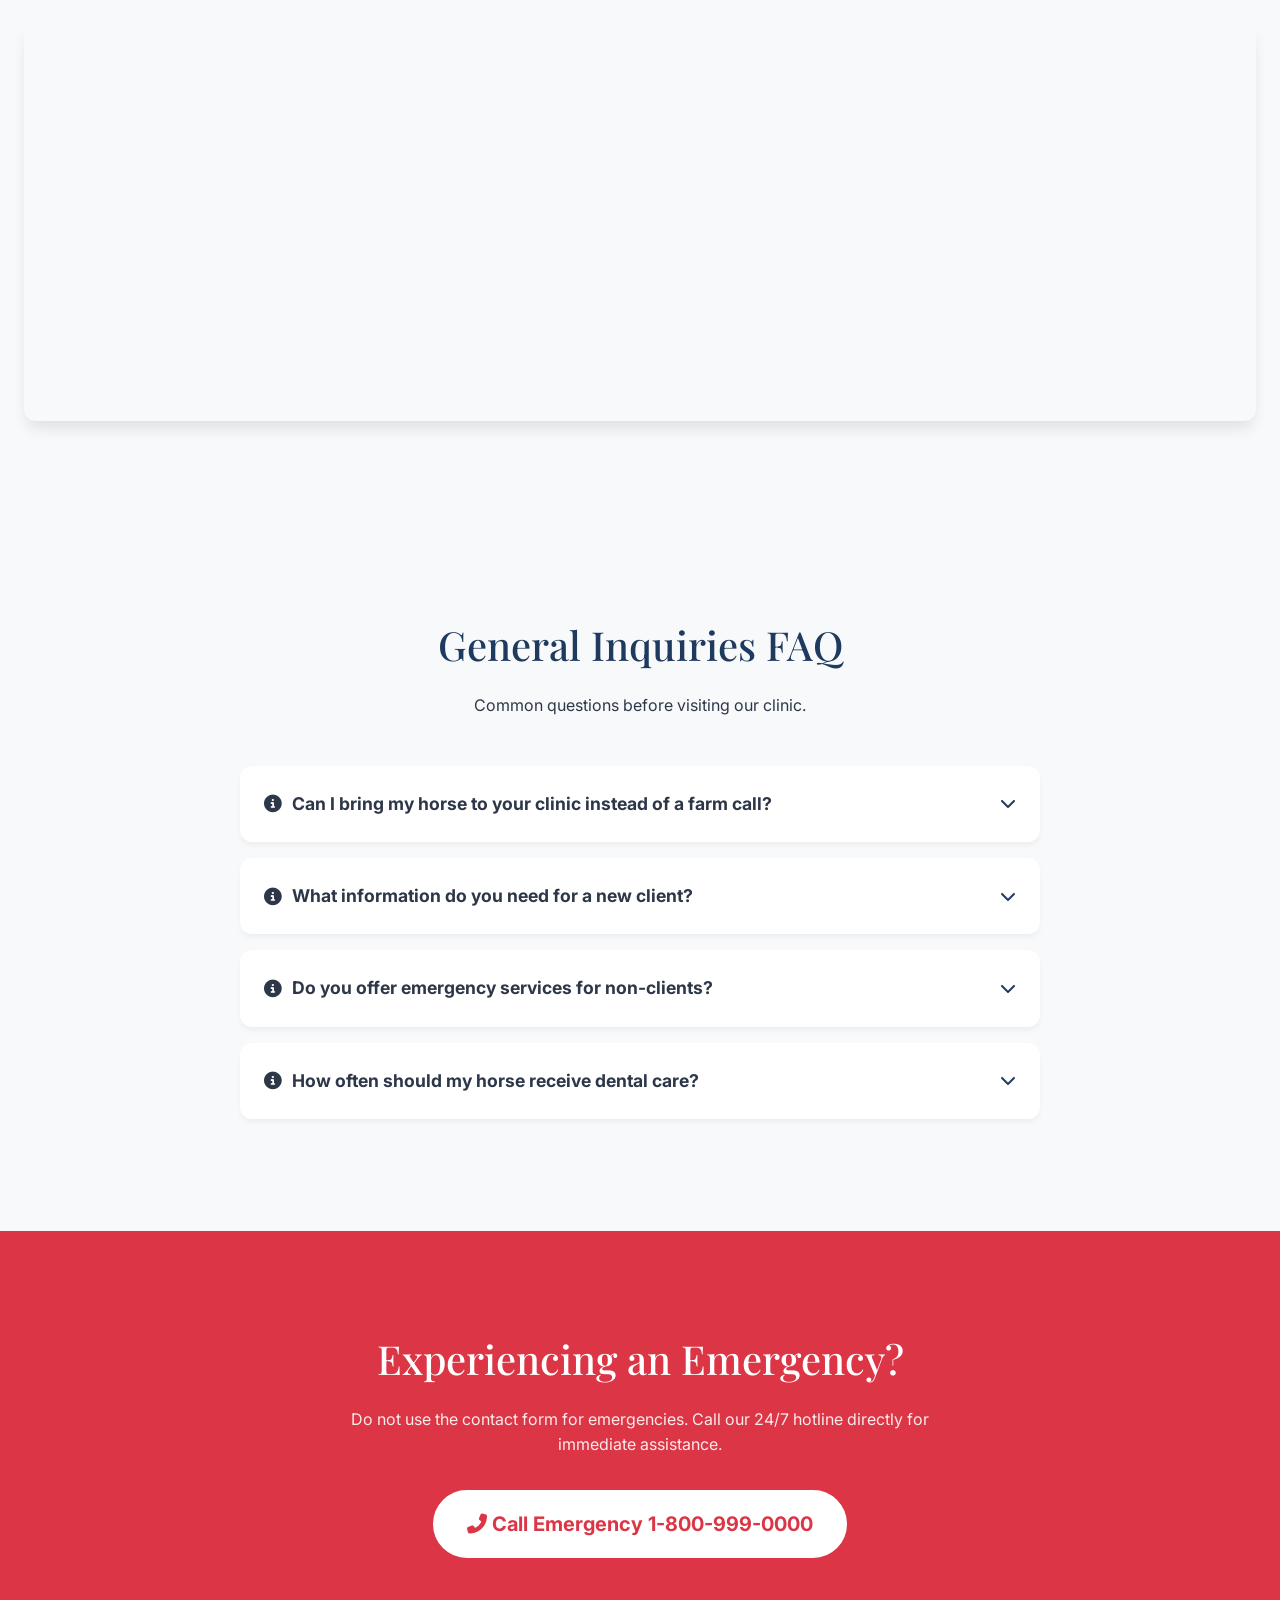
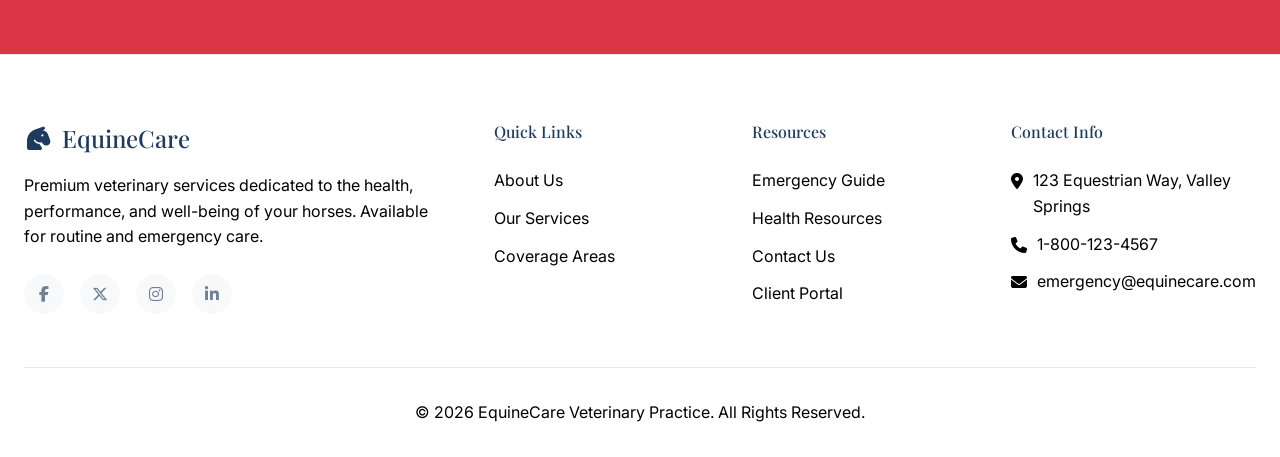
<file: contact.html>
<!DOCTYPE html>
<html lang="en" dir="ltr" data-theme="light">
<head>
    <meta charset="UTF-8">
    <meta name="viewport" content="width=device-width, initial-scale=1.0">
    <title>Contact Us | EquineCare Veterinary Practice</title>
    
    <link rel="stylesheet" href="assets/css/style.css">
    <link rel="stylesheet" href="assets/css/dark-mode.css">
    <link rel="stylesheet" href="assets/css/rtl.css">
    <link rel="stylesheet" href="https://cdnjs.cloudflare.com/ajax/libs/font-awesome/6.5.1/css/all.min.css">
    <style>
        .contact-input {
            width: 100%;
            padding: 1rem;
            margin-bottom: 1rem;
            border: 1px solid var(--border);
            border-radius: var(--radius);
            font-family: var(--font-sans);
            font-size: 1rem;
            background: var(--bg-white);
            color: var(--text-dark);
            transition: var(--transition);
        }
        .contact-input:focus {
            outline: none;
            border-color: var(--secondary);
            box-shadow: 0 0 0 3px rgba(212, 163, 115, 0.2);
        }
        
        select.contact-input {
            appearance: none;
            -webkit-appearance: none;
            -moz-appearance: none;
            background-image: url("data:image/svg+xml,%3Csvg xmlns='http://www.w3.org/2000/svg' viewBox='0 0 24 24' fill='none' stroke='%232b3a4a' stroke-width='2' stroke-linecap='round' stroke-linejoin='round'%3E%3Cpolyline points='6 9 12 15 18 9'%3E%3C/polyline%3E%3C/svg%3E");
            background-repeat: no-repeat;
            background-position: right 1.25rem center;
            background-size: 1rem;
            padding-right: 3rem;
        }

        [data-theme="dark"] select.contact-input {
            background-image: url("data:image/svg+xml,%3Csvg xmlns='http://www.w3.org/2000/svg' viewBox='0 0 24 24' fill='none' stroke='%23ffffff' stroke-width='2' stroke-linecap='round' stroke-linejoin='round'%3E%3Cpolyline points='6 9 12 15 18 9'%3E%3C/polyline%3E%3C/svg%3E");
        }
        
        [dir="rtl"] select.contact-input {
            background-position: left 1.25rem center;
            padding-right: 1rem;
            padding-left: 3rem;
        }
        
        [dir="rtl"] input[type="tel"].contact-input {
            text-align: right;
            direction: rtl;
        }

        /* FAQ Accordion Styles */
        .faq-details {
            background: var(--bg-white);
            padding: 1.5rem;
            border-radius: var(--radius);
            margin-bottom: 1rem;
            box-shadow: var(--shadow-sm);
            transition: all 0.3s ease;
        }
        .faq-details[open] {
            box-shadow: var(--shadow-md);
        }
        .faq-summary {
            font-weight: bold;
            font-size: 1.1rem;
            cursor: pointer;
            display: flex;
            justify-content: space-between;
            align-items: center;
            list-style: none;
            color: var(--text-dark);
            margin: 0;
        }
        .faq-summary::-webkit-details-marker {
            display: none;
        }
        .faq-summary:after {
            content: '\f078';
            font-family: 'Font Awesome 6 Free';
            font-weight: 900;
            transition: transform 0.3s ease;
            color: var(--primary);
            font-size: 1rem;
            margin-left: 1rem;
        }
        .faq-details[open] .faq-summary:after {
            transform: rotate(180deg);
        }
        .faq-answer {
            margin-top: 1rem;
            color: var(--text-muted);
            line-height: 1.6;
            border-top: 1px solid var(--border);
            padding-top: 1rem;
        }
        @media (max-width: 768px) {
            .contact-info-block, .contact-form-block {
                text-align: center;
            }
            .contact-info-item {
                flex-direction: column !important;
                align-items: center !important;
                text-align: center;
            }
            .contact-hero-h1 {
                font-size: 2.5rem !important;
            }
        }
    </style>
    <link rel="icon" type="image/png" href="assets/images/favicon_ai.png">
</head>
<body>

    <!-- Navbar -->
    <nav class="navbar">
        <div class="container nav-container">
            <a href="index.html" class="logo">
                <i class="fas fa-horse-head"></i> EquineCare
            </a>
            
            <div class="nav-links">
                <a href="index.html">Home 1</a>
                <a href="home-2.html">Home 2</a>
                <a href="about.html">About</a>
                <a href="services.html">Services</a>
                <a href="coverage-areas.html">Coverage Areas</a>
                <a href="emergency-care.html">Emergency</a>
                <a href="horse-health-resources.html">Resources</a>
                <a href="contact.html" style="color: var(--secondary);">Contact</a>
                
                <div class="nav-actions">
                    <button class="theme-toggle"><i class="fas fa-moon"></i></button>
                    <button class="rtl-toggle"><i class="fas fa-exchange-alt"></i></button>
                    <a href="login.html" class="btn btn-primary"><i class="fas fa-user"></i> Login</a>
                </div>
            </div>
            <button class="hamburger"><i class="fas fa-bars"></i></button>
        </div>
    </nav>

    <!-- Hero -->
    <header class="hero" style="min-height: 60vh; padding-top: 100px; background: var(--primary);">
        <div class="container text-center reveal">
            <h1 class="contact-hero-h1" style="color: white;">Contact EquineCare</h1>
            <p style="color: white; font-size: 1.25rem; max-width: 600px; margin: 0 auto;">We are here to answer your questions, schedule appointments, and provide emergency assistance.</p>
        </div>
    </header>

    <!-- Clinic Information & Appointment Form -->
    <section class="section-padding" style="background: var(--bg-light);">
        <div class="container grid-2">
            <!-- Clinic Info -->
            <div class="reveal contact-info-block">
                <h2>Get In Touch</h2>
                <p class="mb-2">Reach out to our main clinic headquarters. Our reception desk is open Monday through Friday for standard inquiries.</p>
                
                <div style="margin-bottom: 2rem;">
                    <div class="contact-info-item" style="display: flex; gap: 1rem; margin-bottom: 1.5rem;">
                        <div style="width: 50px; height: 50px; background: rgba(30, 58, 95, 0.1); color: var(--primary); border-radius: 50%; display: flex; align-items: center; justify-content: center; font-size: 1.5rem; flex-shrink: 0;">
                            <i class="fas fa-map-marker-alt"></i>
                        </div>
                        <div>
                            <h4 style="margin-bottom: 0.2rem;">Main Clinic Address</h4>
                            <p style="color: var(--text-muted);">123 Equestrian Way<br>Valley Springs, CA 90210</p>
                        </div>
                    </div>
                    
                    <div class="contact-info-item" style="display: flex; gap: 1rem; margin-bottom: 1.5rem;">
                        <div style="width: 50px; height: 50px; background: rgba(30, 58, 95, 0.1); color: var(--primary); border-radius: 50%; display: flex; align-items: center; justify-content: center; font-size: 1.5rem; flex-shrink: 0;">
                            <i class="fas fa-phone-alt"></i>
                        </div>
                        <div>
                            <h4 style="margin-bottom: 0.2rem;">Phone Directory</h4>
                            <p style="color: var(--text-muted);">Main Office: 1-800-123-4567<br>Emergency (24/7): 1-800-999-0000</p>
                        </div>
                    </div>
                    
                    <div class="contact-info-item" style="display: flex; gap: 1rem; margin-bottom: 1.5rem;">
                        <div style="width: 50px; height: 50px; background: rgba(30, 58, 95, 0.1); color: var(--primary); border-radius: 50%; display: flex; align-items: center; justify-content: center; font-size: 1.5rem; flex-shrink: 0;">
                            <i class="fas fa-envelope"></i>
                        </div>
                        <div>
                            <h4 style="margin-bottom: 0.2rem;">Email</h4>
                            <p style="color: var(--text-muted);">info@equinecare.com<br>appointments@equinecare.com</p>
                        </div>
                    </div>
                    
                    <div class="contact-info-item" style="display: flex; gap: 1rem;">
                        <div style="width: 50px; height: 50px; background: rgba(30, 58, 95, 0.1); color: var(--primary); border-radius: 50%; display: flex; align-items: center; justify-content: center; font-size: 1.5rem; flex-shrink: 0;">
                            <i class="fas fa-clock"></i>
                        </div>
                        <div>
                            <h4 style="margin-bottom: 0.2rem;">Office Hours</h4>
                            <p style="color: var(--text-muted);">Mon-Fri: 8:00 AM - 5:00 PM<br>Sat-Sun: Closed (Emergency Only)</p>
                        </div>
                    </div>
                </div>
            </div>
            
            <!-- Appointment Form -->
            <div class="reveal contact-form-block">
                <div class="glass-card" style="background: var(--bg-white); box-shadow: var(--shadow-lg);">
                    <h3 style="margin-bottom: 1.5rem;">Request an Appointment</h3>
                    <form action="#" method="POST">
                        <div class="grid-2" style="gap: 1rem; margin-bottom: 0;">
                            <input type="text" placeholder="First Name" class="contact-input" required>
                            <input type="text" placeholder="Last Name" class="contact-input" required>
                        </div>
                        <input type="email" placeholder="Email Address" class="contact-input" required>
                        <input type="tel" placeholder="Phone Number" class="contact-input" required>
                        <select class="contact-input" required>
                            <option value="" disabled selected>Select Reason for Visit...</option>
                            <option value="wellness">Routine Wellness Exam</option>
                            <option value="dental">Dental Floating</option>
                            <option value="lameness">Lameness Evaluation</option>
                            <option value="vaccine">Vaccinations</option>
                            <option value="other">Other Inquiry</option>
                        </select>
                        <textarea placeholder="Message / Details about your horse" rows="4" class="contact-input" required></textarea>
                        <button type="submit" class="btn btn-primary" style="width: 100%;"><i class="fas fa-paper-plane"></i> Send Request</button>
                    </form>
                    <div class="form-social" style="margin-top: 1.5rem; display: flex; justify-content: center; gap: 1.5rem;">
                        <style>
                            .form-social a { color: var(--primary); font-size: 1.5rem; transition: color 0.3s; }
                            .form-social a:hover { color: var(--secondary); }
                            [data-theme="dark"] .form-social a { color: var(--secondary); }
                            [data-theme="dark"] .form-social a:hover { color: white; }
                        </style>
                        <a href="#"><i class="fab fa-facebook-f"></i></a>
                        <a href="#"><i class="fa-brands fa-x-twitter"></i></a>
                        <a href="#"><i class="fab fa-instagram"></i></a>
                        <a href="#"><i class="fab fa-linkedin-in"></i></a>
                    </div>
                </div>
            </div>
        </div>
    </section>

    <!-- Coverage Map -->
    <section class="section-padding text-center">
        <div class="container reveal">
            <h2>Find Us</h2>
            <p class="mb-3">Located centrally to serve the entire equestrian valley.</p>
            <div style="height: 400px; border-radius: var(--radius); overflow: hidden; box-shadow: var(--shadow-md);">
                <iframe src="https://www.google.com/maps/embed?pb=!1m18!1m12!1m3!1d105716.32684809278!2d-118.4901594950669!3d34.09503956488347!2m3!1f0!2f0!3f0!3m2!1i1024!2i768!4f13.1!3m3!1m2!1s0x80c2bc04d6d147ab%3A0xd6c7c379fd081ed1!2sBeverly%20Hills%2C%20CA%2090210!5e0!3m2!1sen!2sus!4v1690000000000!5m2!1sen!2sus" width="100%" height="100%" style="border:0;" allowfullscreen="" loading="lazy" referrerpolicy="no-referrer-when-downgrade"></iframe>
            </div>
        </div>
    </section>

    <!-- FAQ Section -->
    <section class="section-padding" style="background: var(--bg-light);">
        <div class="container reveal text-center">
            <h2>General Inquiries FAQ</h2>
            <p class="mb-3">Common questions before visiting our clinic.</p>
            
            <div style="max-width: 800px; margin: 0 auto; text-align: left;">
                <!-- Question 1 -->
                <details class="faq-details">
                    <summary class="faq-summary"><span style="display: flex; align-items: center; gap: 10px;"><i class="fas fa-info-circle text-primary"></i> Can I bring my horse to your clinic instead of a farm call?</span></summary>
                    <div class="faq-answer">
                        Yes, haul-ins are welcome for most procedures and are required for certain surgeries. Please specify "haul-in" when booking your appointment so our staff is ready to receive you and your horse.
                    </div>
                </details>
                
                <!-- Question 2 -->
                <details class="faq-details">
                    <summary class="faq-summary"><span style="display: flex; align-items: center; gap: 10px;"><i class="fas fa-info-circle text-primary"></i> What information do you need for a new client?</span></summary>
                    <div class="faq-answer">
                        We need your contact info, farm location, and your horse's basic signalment (age, breed, sex) along with any previous medical records you have. This ensures our veterinarians are fully prepared before arrival.
                    </div>
                </details>
                
                <!-- Question 3 -->
                <details class="faq-details">
                    <summary class="faq-summary"><span style="display: flex; align-items: center; gap: 10px;"><i class="fas fa-info-circle text-primary"></i> Do you offer emergency services for non-clients?</span></summary>
                    <div class="faq-answer">
                        Yes, our 24/7 emergency hotline is available to all horses within our coverage area. However, please be aware that established clients will receive priority dispatch during extreme high-volume situations.
                    </div>
                </details>
                
                <!-- Question 4 -->
                <details class="faq-details">
                    <summary class="faq-summary"><span style="display: flex; align-items: center; gap: 10px;"><i class="fas fa-info-circle text-primary"></i> How often should my horse receive dental care?</span></summary>
                    <div class="faq-answer">
                        We strongly recommend a comprehensive dental exam at least once a year for adult horses, and twice a year for seniors or young horses under 5. Routine floating prevents serious digestive and performance issues.
                    </div>
                </details>
            </div>
        </div>
    </section>

    <!-- Emergency Contact CTA -->
    <section class="section-padding text-center" style="background: #dc3545; color: white;">
        <div class="container reveal">
            <h2 style="color: white; margin-bottom: 1rem;">Experiencing an Emergency?</h2>
            <p style="color: rgba(255,255,255,0.9); margin-bottom: 2rem; max-width: 600px; margin-left: auto; margin-right: auto;">Do not use the contact form for emergencies. Call our 24/7 hotline directly for immediate assistance.</p>
            <style>
                .btn-emergency {
                    background: white;
                    color: #dc3545;
                    font-size: 1.25rem;
                    padding: 1rem 2rem;
                    border-radius: 50px;
                    transition: all 0.3s ease;
                    border: 2px solid white;
                    display: inline-block;
                    text-decoration: none;
                    font-weight: bold;
                }
                .btn-emergency:hover {
                    background: transparent;
                    color: white;
                }
                @media (max-width: 480px) {
                    .btn-emergency {
                        white-space: nowrap;
                        font-size: 0.85rem;
                        padding: 0.8rem 1rem;
                    }
                }
            </style>
            <a href="tel:+18009990000" class="btn-emergency">
                <i class="fas fa-phone-alt"></i> Call Emergency 1-800-999-0000
            </a>
        </div>
    </section>

    <!-- Footer -->
    <footer class="footer">
        <div class="container">
            <div class="footer-grid">
                <div class="footer-about">
                    <h3><i class="fas fa-horse-head"></i> EquineCare</h3>
                    <p>Premium veterinary services dedicated to the health, performance, and well-being of your horses. Available for routine and emergency care.</p>
                    <div class="social-links">
                        <a href="#"><i class="fab fa-facebook-f"></i></a>
                        <a href="#"><i class="fa-brands fa-x-twitter"></i></a>
                        <a href="#"><i class="fab fa-instagram"></i></a>
                        <a href="#"><i class="fab fa-linkedin-in"></i></a>
                    </div>
                </div>
                <div class="footer-links">
                    <h4>Quick Links</h4>
                    <ul>
                        <li><a href="about.html">About Us</a></li>
                        <li><a href="services.html">Our Services</a></li>
                        <li><a href="coverage-areas.html">Coverage Areas</a></li>
                    </ul>
                </div>
                
                <div class="footer-links">
                    <h4>Resources</h4>
                    <ul>
                        <li><a href="emergency-care.html">Emergency Guide</a></li>
                        <li><a href="horse-health-resources.html">Health Resources</a></li>
                        <li><a href="contact.html">Contact Us</a></li>
                        <li><a href="login.html">Client Portal</a></li>
                    </ul>
                </div>
                
                <div class="footer-links">
                    <h4>Contact Info</h4>
                    <ul>
                        <li style="display: flex; gap: 10px;"><i class="fas fa-map-marker-alt" style="margin-top: 5px;"></i> 123 Equestrian Way, Valley Springs</li>
                        <li style="display: flex; gap: 10px;"><i class="fas fa-phone" style="margin-top: 5px;"></i> 1-800-123-4567</li>
                        <li style="display: flex; gap: 10px;"><i class="fas fa-envelope" style="margin-top: 5px;"></i> emergency@equinecare.com</li>
                    </ul>
                </div>
            </div>
            
            <div class="footer-bottom">
                <p>&copy; 2026 EquineCare Veterinary Practice. All Rights Reserved.</p>
            </div>
        </div>
    </footer>

    <script src="assets/js/main.js"></script>
    <!-- Back to Top -->
    <a href="#" style="position: fixed; bottom: 20px; right: 20px; background: var(--primary); color: white; width: 40px; height: 40px; display: flex; align-items: center; justify-content: center; border-radius: 50%; z-index: 1000; text-decoration: none; box-shadow: var(--shadow-md);">
        <i class="fas fa-arrow-up"></i>
    </a>
</body>
</html>
</file>
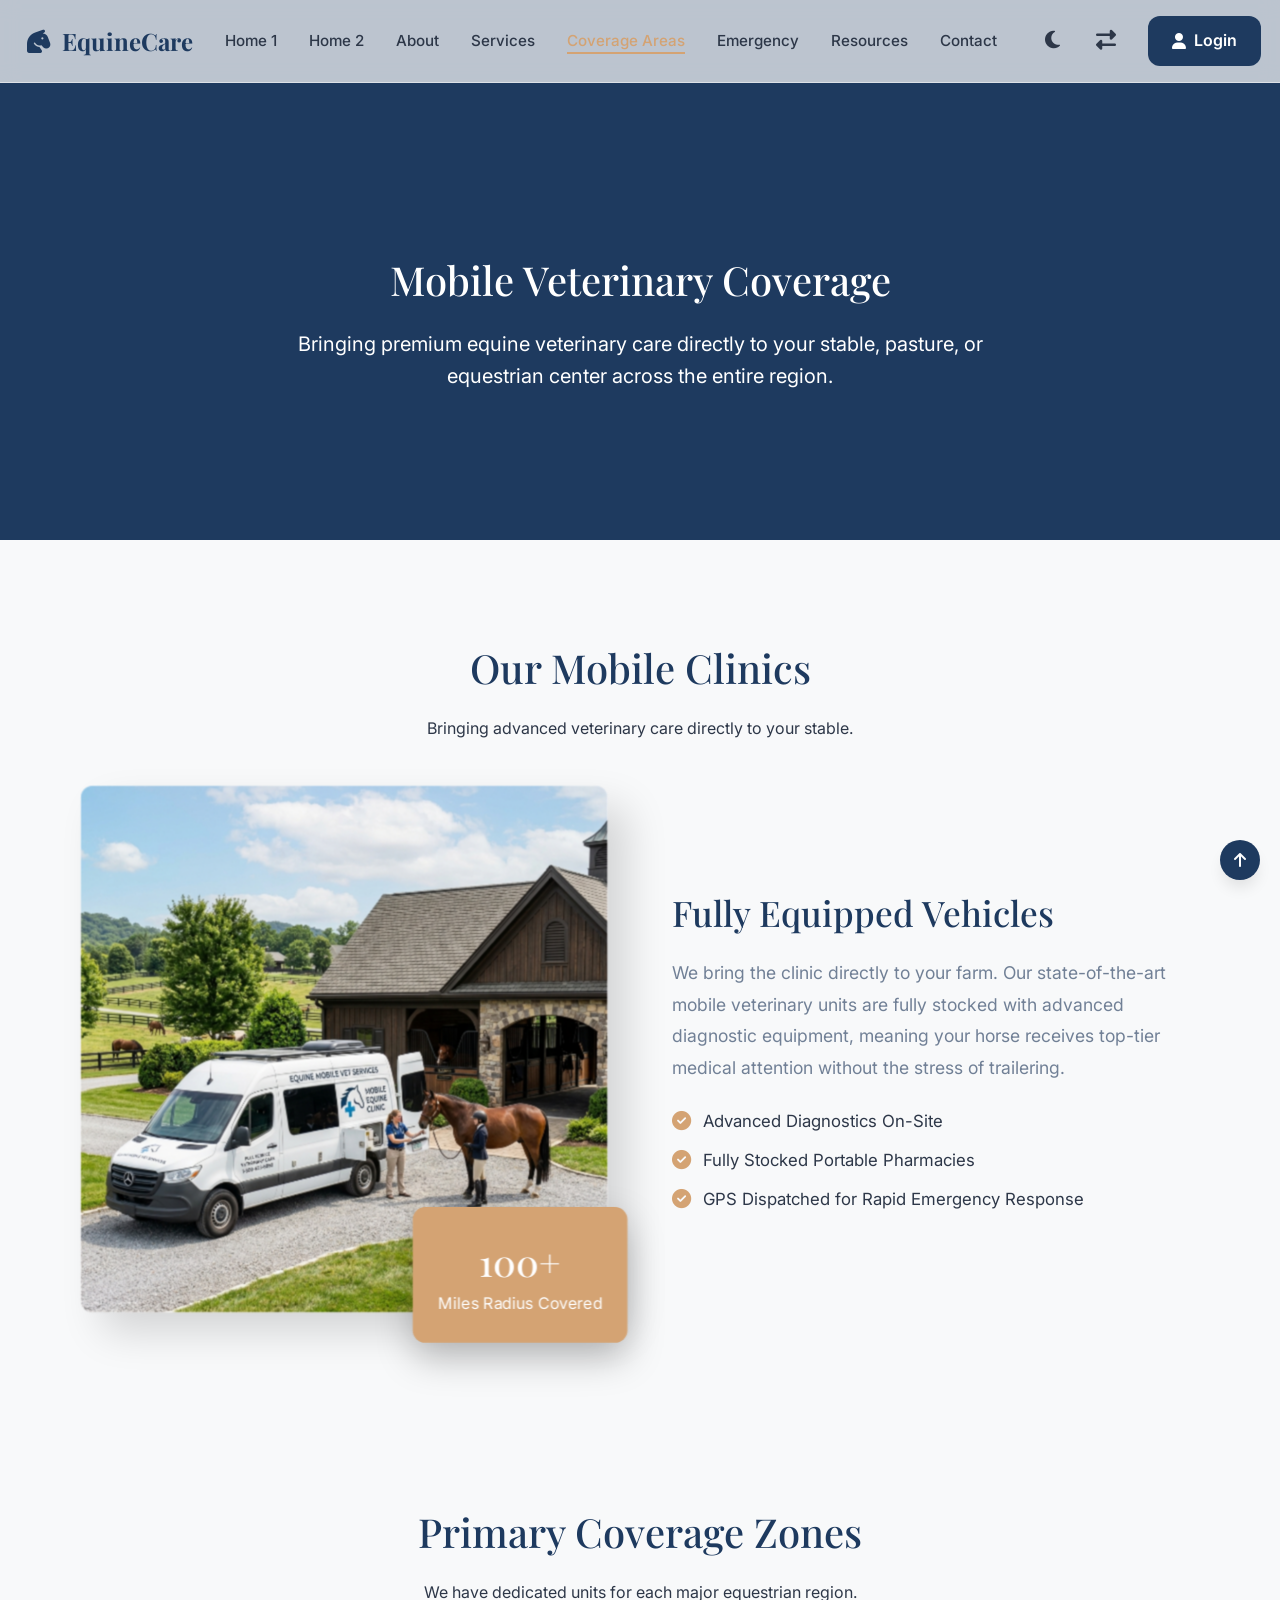
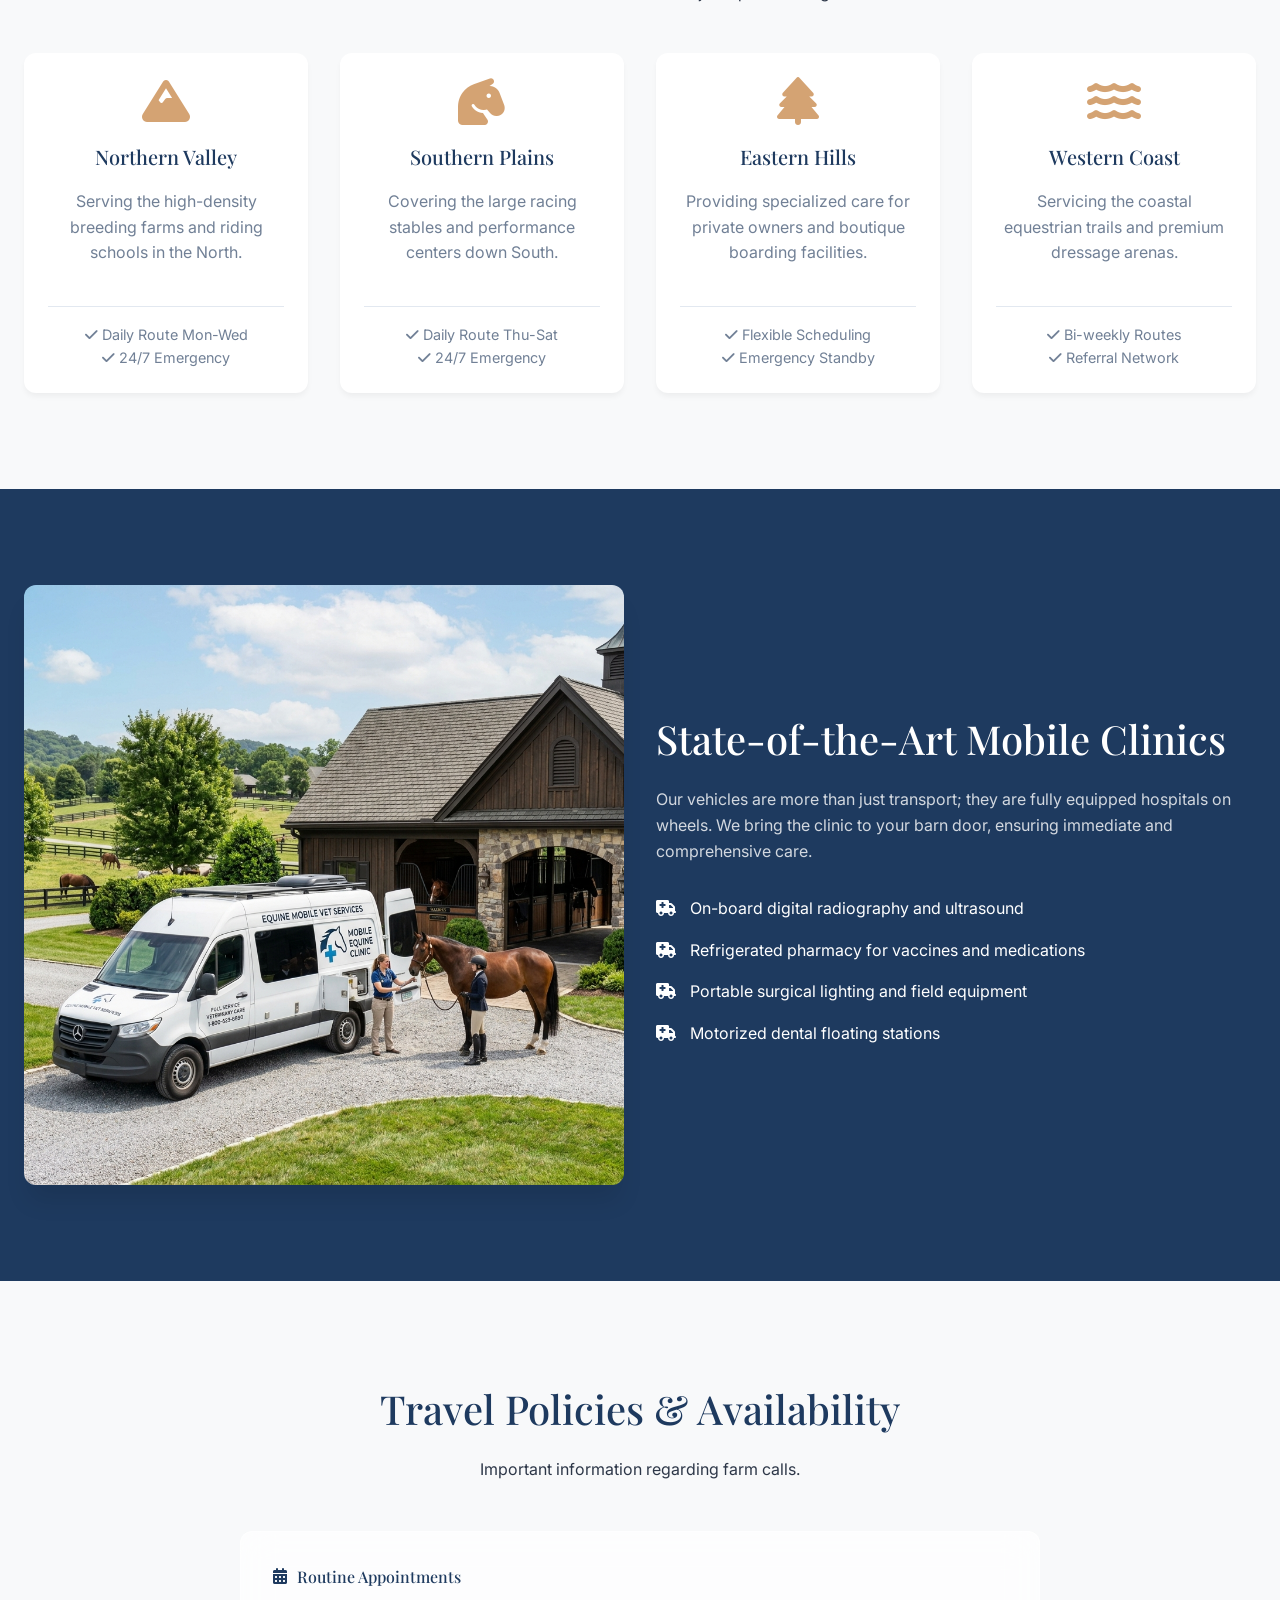
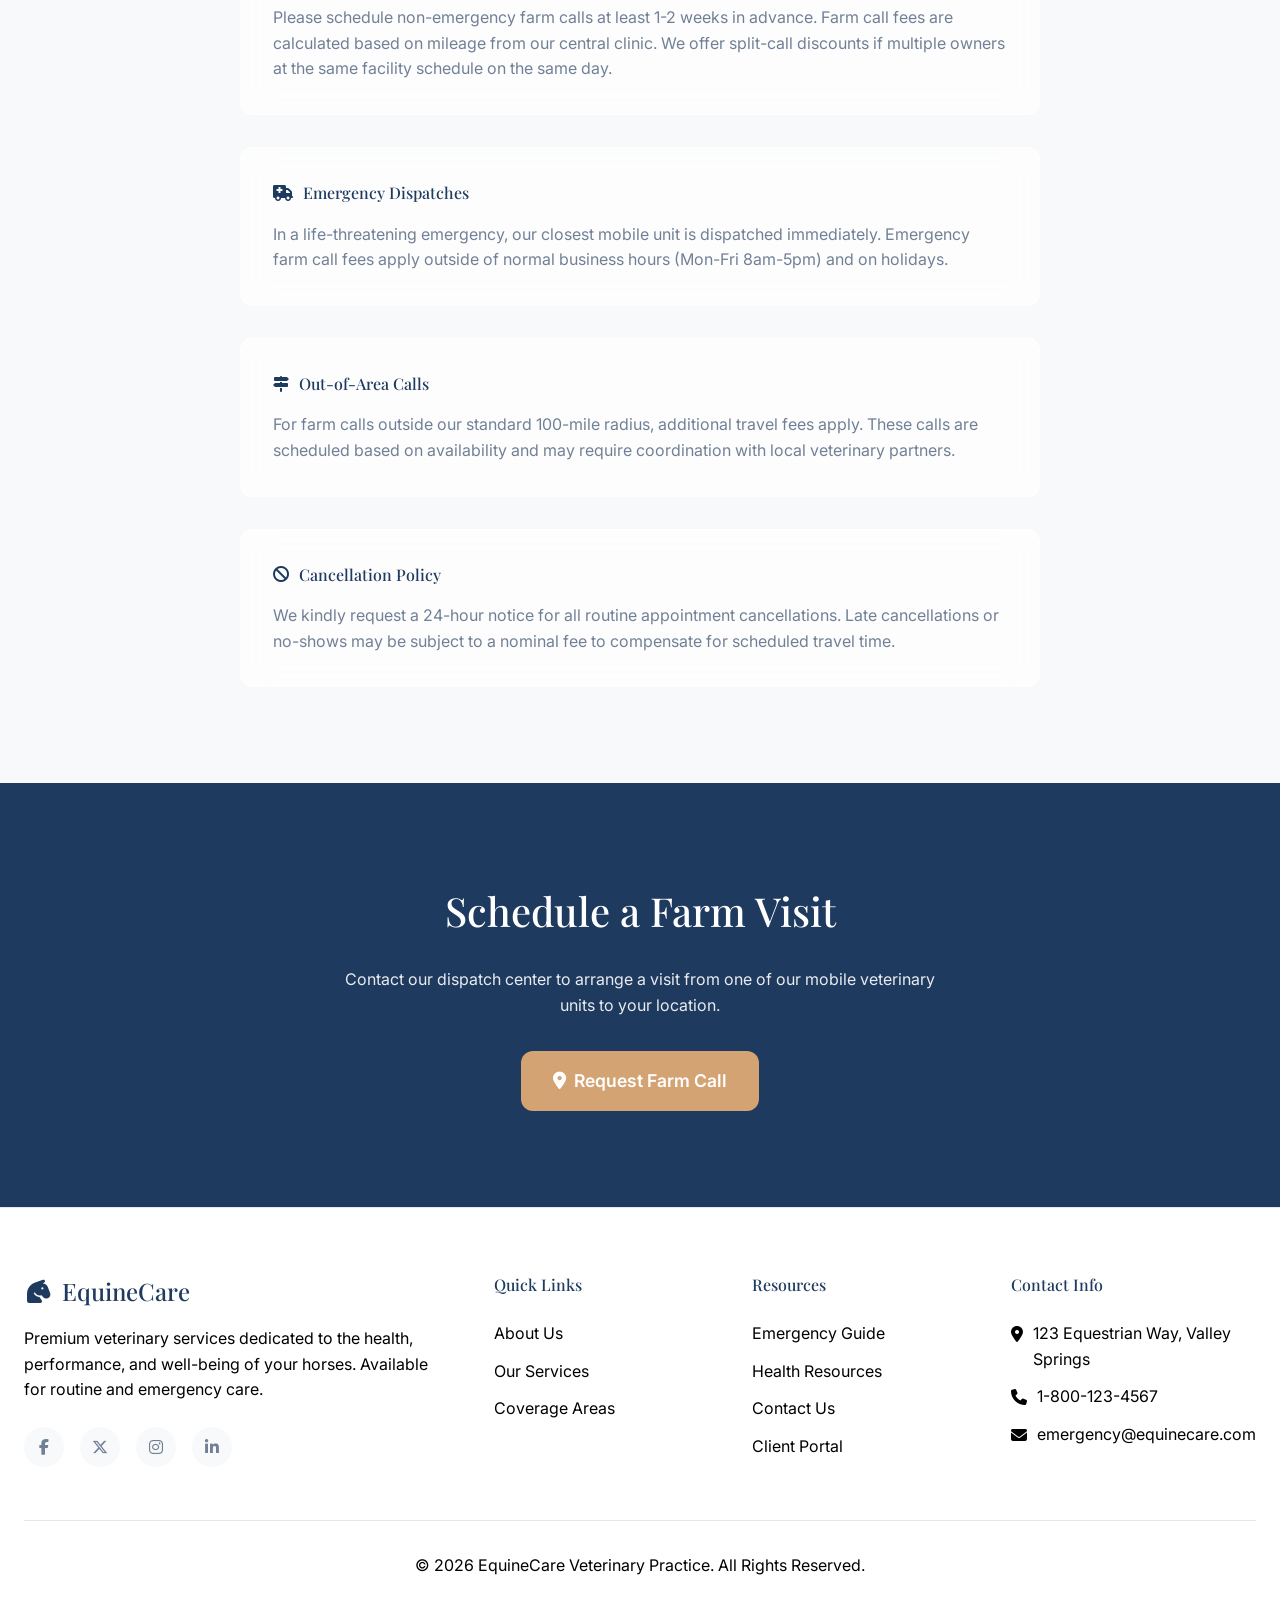
<file: coverage-areas.html>
<!DOCTYPE html>
<html lang="en" dir="ltr" data-theme="light">
<head>
    <meta charset="UTF-8">
    <meta name="viewport" content="width=device-width, initial-scale=1.0">
    <title>Coverage Areas | EquineCare Veterinary Practice</title>
    
    <link rel="stylesheet" href="assets/css/style.css">
    <link rel="stylesheet" href="assets/css/dark-mode.css">
    <link rel="stylesheet" href="assets/css/rtl.css">
    <link rel="stylesheet" href="https://cdnjs.cloudflare.com/ajax/libs/font-awesome/6.5.1/css/all.min.css">
    <link rel="icon" type="image/png" href="assets/images/favicon_ai.png">
</head>
<body>

    <!-- Navbar -->
    <nav class="navbar">
        <div class="container nav-container">
            <a href="index.html" class="logo">
                <i class="fas fa-horse-head"></i> EquineCare
            </a>
            
            <div class="nav-links">
                <a href="index.html">Home 1</a>
                <a href="home-2.html">Home 2</a>
                <a href="about.html">About</a>
                <a href="services.html">Services</a>
                <a href="coverage-areas.html" style="color: var(--secondary);">Coverage Areas</a>
                <a href="emergency-care.html">Emergency</a>
                <a href="horse-health-resources.html">Resources</a>
                <a href="contact.html">Contact</a>
                
                <div class="nav-actions">
                    <button class="theme-toggle"><i class="fas fa-moon"></i></button>
                    <button class="rtl-toggle"><i class="fas fa-exchange-alt"></i></button>
                    <a href="login.html" class="btn btn-primary"><i class="fas fa-user"></i> Login</a>
                </div>
            </div>
            <button class="hamburger"><i class="fas fa-bars"></i></button>
        </div>
    </nav>

    <!-- Coverage Hero -->
    <header class="hero" style="min-height: 60vh; padding-top: 100px; background: var(--primary);">
        <div class="container text-center reveal">
            <h1 style="color: white;">Mobile Veterinary Coverage</h1>
            <p style="color: white; font-size: 1.25rem; max-width: 700px; margin: 0 auto;">Bringing premium equine veterinary care directly to your stable, pasture, or equestrian center across the entire region.</p>
        </div>
    </header>

    <!-- Mobile Clinics Section -->
    <section class="section-padding" style="background: var(--bg-light); overflow: hidden;">
        <div class="container text-center reveal">
            <h2>Our Mobile Clinics</h2>
            <p class="mb-4">Bringing advanced veterinary care directly to your stable.</p>
            
            <style>
                .split-3d-section {
                    display: flex;
                    align-items: center;
                    gap: 4rem;
                    max-width: 1100px;
                    margin: 3rem auto 0;
                    perspective: 1200px;
                    text-align: start;
                }
                .split-image-container {
                    flex: 1;
                    position: relative;
                    transform-style: preserve-3d;
                    transition: transform 0.8s cubic-bezier(0.175, 0.885, 0.32, 1.275);
                }
                .split-3d-section:hover .split-image-container {
                    transform: rotateY(12deg) rotateX(5deg);
                }
                .main-3d-image {
                    width: 100%;
                    border-radius: var(--radius);
                    box-shadow: 20px 20px 40px rgba(0,0,0,0.15);
                    transform: translateZ(20px);
                    display: block;
                }
                .floating-badge {
                    position: absolute;
                    bottom: -20px;
                    right: -20px;
                    background: var(--secondary);
                    color: white;
                    padding: 1.5rem;
                    border-radius: var(--radius);
                    box-shadow: 0 15px 35px rgba(0,0,0,0.25);
                    transform: translateZ(60px);
                    text-align: center;
                }
                .split-content {
                    flex: 1;
                }
                @media (max-width: 768px) {
                    .split-3d-section {
                        flex-direction: column;
                        gap: 3rem;
                        margin-top: 2rem;
                    }
                    .floating-badge {
                        right: 10px;
                        bottom: -10px;
                        padding: 0.6rem 0.8rem;
                    }
                    .floating-badge h3 { font-size: 1.2rem !important; }
                    .floating-badge p { font-size: 0.7rem !important; }
                }
            </style>
            
            <div class="split-3d-section">
                <div class="split-image-container">
                    <img src="assets/images/mobile_vet_unit_1782131451532.png" alt="Mobile Vet Clinic" class="main-3d-image">
                    <div class="floating-badge">
                        <h3 style="margin: 0; font-size: 2.2rem; color: white;">100+</h3>
                        <p style="margin: 0; font-size: 0.95rem; font-weight: bold;">Miles Radius Covered</p>
                    </div>
                </div>
                <div class="split-content">
                    <h3 style="color: var(--primary); font-size: 2.2rem; margin-bottom: 1rem;">Fully Equipped Vehicles</h3>
                    <p style="color: var(--text-muted); font-size: 1.1rem; line-height: 1.8; margin-bottom: 1.5rem;">We bring the clinic directly to your farm. Our state-of-the-art mobile veterinary units are fully stocked with advanced diagnostic equipment, meaning your horse receives top-tier medical attention without the stress of trailering.</p>
                    <ul style="list-style: none; padding: 0; margin-bottom: 0; display: flex; flex-direction: column; gap: 12px;">
                        <li style="font-size: 1.05rem; color: var(--text-dark); display: flex; align-items: flex-start; gap: 12px;"><i class="fas fa-check-circle" style="color: var(--secondary); font-size: 1.2rem; margin-top: 4px;"></i> <span>Advanced Diagnostics On-Site</span></li>
                        <li style="font-size: 1.05rem; color: var(--text-dark); display: flex; align-items: flex-start; gap: 12px;"><i class="fas fa-check-circle" style="color: var(--secondary); font-size: 1.2rem; margin-top: 4px;"></i> <span>Fully Stocked Portable Pharmacies</span></li>
                        <li style="font-size: 1.05rem; color: var(--text-dark); display: flex; align-items: flex-start; gap: 12px;"><i class="fas fa-check-circle" style="color: var(--secondary); font-size: 1.2rem; margin-top: 4px;"></i> <span>GPS Dispatched for Rapid Emergency Response</span></li>
                    </ul>
                </div>
            </div>
        </div>
    </section>

    <!-- Service Regions (4 Cards) -->
    <section class="section-padding">
        <div class="container text-center reveal">
            <h2>Primary Coverage Zones</h2>
            <p class="mb-3">We have dedicated units for each major equestrian region.</p>
            
            <div class="grid-4">
                <div class="service-card reveal">
                    <div class="service-content">
                        <i class="fas fa-mountain fa-3x mb-1" style="color: var(--secondary);"></i>
                        <h3>Northern Valley</h3>
                        <p>Serving the high-density breeding farms and riding schools in the North.</p>
                        <hr style="border:none; border-top: 1px solid var(--border); margin: 1rem 0;">
                        <ul style="text-align: center; color: var(--text-muted); font-size: 0.9rem; list-style: none; padding: 0;">
                            <li><i class="fas fa-check text-primary"></i> Daily Route Mon-Wed</li>
                            <li><i class="fas fa-check text-primary"></i> 24/7 Emergency</li>
                        </ul>
                    </div>
                </div>
                <div class="service-card reveal">
                    <div class="service-content">
                        <i class="fas fa-horse-head fa-3x mb-1" style="color: var(--secondary);"></i>
                        <h3>Southern Plains</h3>
                        <p>Covering the large racing stables and performance centers down South.</p>
                        <hr style="border:none; border-top: 1px solid var(--border); margin: 1rem 0;">
                        <ul style="text-align: center; color: var(--text-muted); font-size: 0.9rem; list-style: none; padding: 0;">
                            <li><i class="fas fa-check text-primary"></i> Daily Route Thu-Sat</li>
                            <li><i class="fas fa-check text-primary"></i> 24/7 Emergency</li>
                        </ul>
                    </div>
                </div>
                <div class="service-card reveal">
                    <div class="service-content">
                        <i class="fas fa-tree fa-3x mb-1" style="color: var(--secondary);"></i>
                        <h3>Eastern Hills</h3>
                        <p>Providing specialized care for private owners and boutique boarding facilities.</p>
                        <hr style="border:none; border-top: 1px solid var(--border); margin: 1rem 0;">
                        <ul style="text-align: center; color: var(--text-muted); font-size: 0.9rem; list-style: none; padding: 0;">
                            <li><i class="fas fa-check text-primary"></i> Flexible Scheduling</li>
                            <li><i class="fas fa-check text-primary"></i> Emergency Standby</li>
                        </ul>
                    </div>
                </div>
                <div class="service-card reveal">
                    <div class="service-content">
                        <i class="fas fa-water fa-3x mb-1" style="color: var(--secondary);"></i>
                        <h3>Western Coast</h3>
                        <p>Servicing the coastal equestrian trails and premium dressage arenas.</p>
                        <hr style="border:none; border-top: 1px solid var(--border); margin: 1rem 0;">
                        <ul style="text-align: center; color: var(--text-muted); font-size: 0.9rem; list-style: none; padding: 0;">
                            <li><i class="fas fa-check text-primary"></i> Bi-weekly Routes</li>
                            <li><i class="fas fa-check text-primary"></i> Referral Network</li>
                        </ul>
                    </div>
                </div>
            </div>
        </div>
    </section>

    <!-- Mobile Vet Unit Information -->
    <section class="section-padding" style="background: var(--primary); color: white;">
        <div class="container grid-2 align-items-center">
            <div class="reveal">
                <img src="assets/images/mobile_vet_unit_1782131451532.png" alt="Mobile Vet Clinic" style="border-radius: var(--radius); box-shadow: var(--shadow-lg);" loading="lazy">
            </div>
            <div class="reveal">
                <h2 style="color: white;">State-of-the-Art Mobile Clinics</h2>
                <p style="color: rgba(255,255,255,0.8); margin-bottom: 2rem;">Our vehicles are more than just transport; they are fully equipped hospitals on wheels. We bring the clinic to your barn door, ensuring immediate and comprehensive care.</p>
                <ul style="color: white;">
                    <li style="margin-bottom: 1rem;"><i class="fas fa-truck-medical text-secondary" style="margin-right: 10px;"></i> On-board digital radiography and ultrasound</li>
                    <li style="margin-bottom: 1rem;"><i class="fas fa-truck-medical text-secondary" style="margin-right: 10px;"></i> Refrigerated pharmacy for vaccines and medications</li>
                    <li style="margin-bottom: 1rem;"><i class="fas fa-truck-medical text-secondary" style="margin-right: 10px;"></i> Portable surgical lighting and field equipment</li>
                    <li style="margin-bottom: 1rem;"><i class="fas fa-truck-medical text-secondary" style="margin-right: 10px;"></i> Motorized dental floating stations</li>
                </ul>
            </div>
        </div>
    </section>

    <!-- Travel & Availability -->
    <section class="section-padding text-center">
        <div class="container reveal">
            <h2>Travel Policies & Availability</h2>
            <p class="mb-3">Important information regarding farm calls.</p>
            
            <div style="max-width: 800px; margin: 0 auto; text-align: start;">
                <div class="glass-card mb-2">
                    <h4 style="display: flex; align-items: center; gap: 10px;"><i class="fas fa-calendar-alt text-primary"></i> Routine Appointments</h4>
                    <p style="color: var(--text-muted);">Please schedule non-emergency farm calls at least 1-2 weeks in advance. Farm call fees are calculated based on mileage from our central clinic. We offer split-call discounts if multiple owners at the same facility schedule on the same day.</p>
                </div>
                <div class="glass-card mb-2">
                    <h4 style="display: flex; align-items: center; gap: 10px;"><i class="fas fa-ambulance text-danger"></i> Emergency Dispatches</h4>
                    <p style="color: var(--text-muted);">In a life-threatening emergency, our closest mobile unit is dispatched immediately. Emergency farm call fees apply outside of normal business hours (Mon-Fri 8am-5pm) and on holidays.</p>
                </div>
                <div class="glass-card mb-2">
                    <h4 style="display: flex; align-items: center; gap: 10px;"><i class="fas fa-map-signs text-warning"></i> Out-of-Area Calls</h4>
                    <p style="color: var(--text-muted);">For farm calls outside our standard 100-mile radius, additional travel fees apply. These calls are scheduled based on availability and may require coordination with local veterinary partners.</p>
                </div>
                <div class="glass-card">
                    <h4 style="display: flex; align-items: center; gap: 10px;"><i class="fas fa-ban text-secondary"></i> Cancellation Policy</h4>
                    <p style="color: var(--text-muted);">We kindly request a 24-hour notice for all routine appointment cancellations. Late cancellations or no-shows may be subject to a nominal fee to compensate for scheduled travel time.</p>
                </div>
            </div>
        </div>
    </section>

    <!-- Request Visit CTA -->
    <section class="section-padding text-center" style="background: var(--primary); position: relative;">
        <div class="container reveal" style="position: relative; z-index: 10;">
            <h2 style="color: white; margin-bottom: 1.5rem;">Schedule a Farm Visit</h2>
            <p style="color: rgba(255,255,255,0.9); margin-bottom: 2rem; max-width: 600px; margin-left: auto; margin-right: auto;">Contact our dispatch center to arrange a visit from one of our mobile veterinary units to your location.</p>
            <a href="contact.html" class="btn btn-secondary" style="font-size: 1.1rem; padding: 1rem 2rem;">
                <i class="fas fa-map-marker-alt"></i> Request Farm Call
            </a>
        </div>
    </section>

        <!-- Footer -->
    <footer class="footer">
        <div class="container">
            <div class="footer-grid">
                <div class="footer-about">
                    <h3><i class="fas fa-horse-head"></i> EquineCare</h3>
                    <p>Premium veterinary services dedicated to the health, performance, and well-being of your horses. Available for routine and emergency care.</p>
                    <div class="social-links">
                        <a href="#"><i class="fab fa-facebook-f"></i></a>
                        <a href="#"><i class="fa-brands fa-x-twitter"></i></a>
                        <a href="#"><i class="fab fa-instagram"></i></a>
                        <a href="#"><i class="fab fa-linkedin-in"></i></a>
                    </div>
                </div>
                
                <div class="footer-links">
                    <h4>Quick Links</h4>
                    <ul>
                        <li><a href="about.html">About Us</a></li>
                        <li><a href="services.html">Our Services</a></li>
                        <li><a href="coverage-areas.html">Coverage Areas</a></li>
                    </ul>
                </div>
                
                <div class="footer-links">
                    <h4>Resources</h4>
                    <ul>
                        <li><a href="emergency-care.html">Emergency Guide</a></li>
                        <li><a href="horse-health-resources.html">Health Resources</a></li>
                        <li><a href="contact.html">Contact Us</a></li>
                        <li><a href="login.html">Client Portal</a></li>
                    </ul>
                </div>
                
                <div class="footer-links">
                    <h4>Contact Info</h4>
                    <ul>
                        <li style="display: flex; gap: 10px;"><i class="fas fa-map-marker-alt" style="margin-top: 5px;"></i> 123 Equestrian Way, Valley Springs</li>
                        <li style="display: flex; gap: 10px;"><i class="fas fa-phone" style="margin-top: 5px;"></i> 1-800-123-4567</li>
                        <li style="display: flex; gap: 10px;"><i class="fas fa-envelope" style="margin-top: 5px;"></i> emergency@equinecare.com</li>
                    </ul>
                </div>
            </div>
            
            <div class="footer-bottom">
                <p>&copy; 2026 EquineCare Veterinary Practice. All Rights Reserved.</p>
            </div>
        </div>
    </footer>

    <!-- Back to Top -->
    <a href="#" style="position: fixed; bottom: 20px; right: 20px; background: var(--primary); color: white; width: 40px; height: 40px; display: flex; align-items: center; justify-content: center; border-radius: 50%; z-index: 1000; text-decoration: none; box-shadow: var(--shadow-md);">
        <i class="fas fa-arrow-up"></i>
    </a>

    <!-- Scripts -->
    <script src="assets/js/main.js"></script>
</body>
</html>
</file>
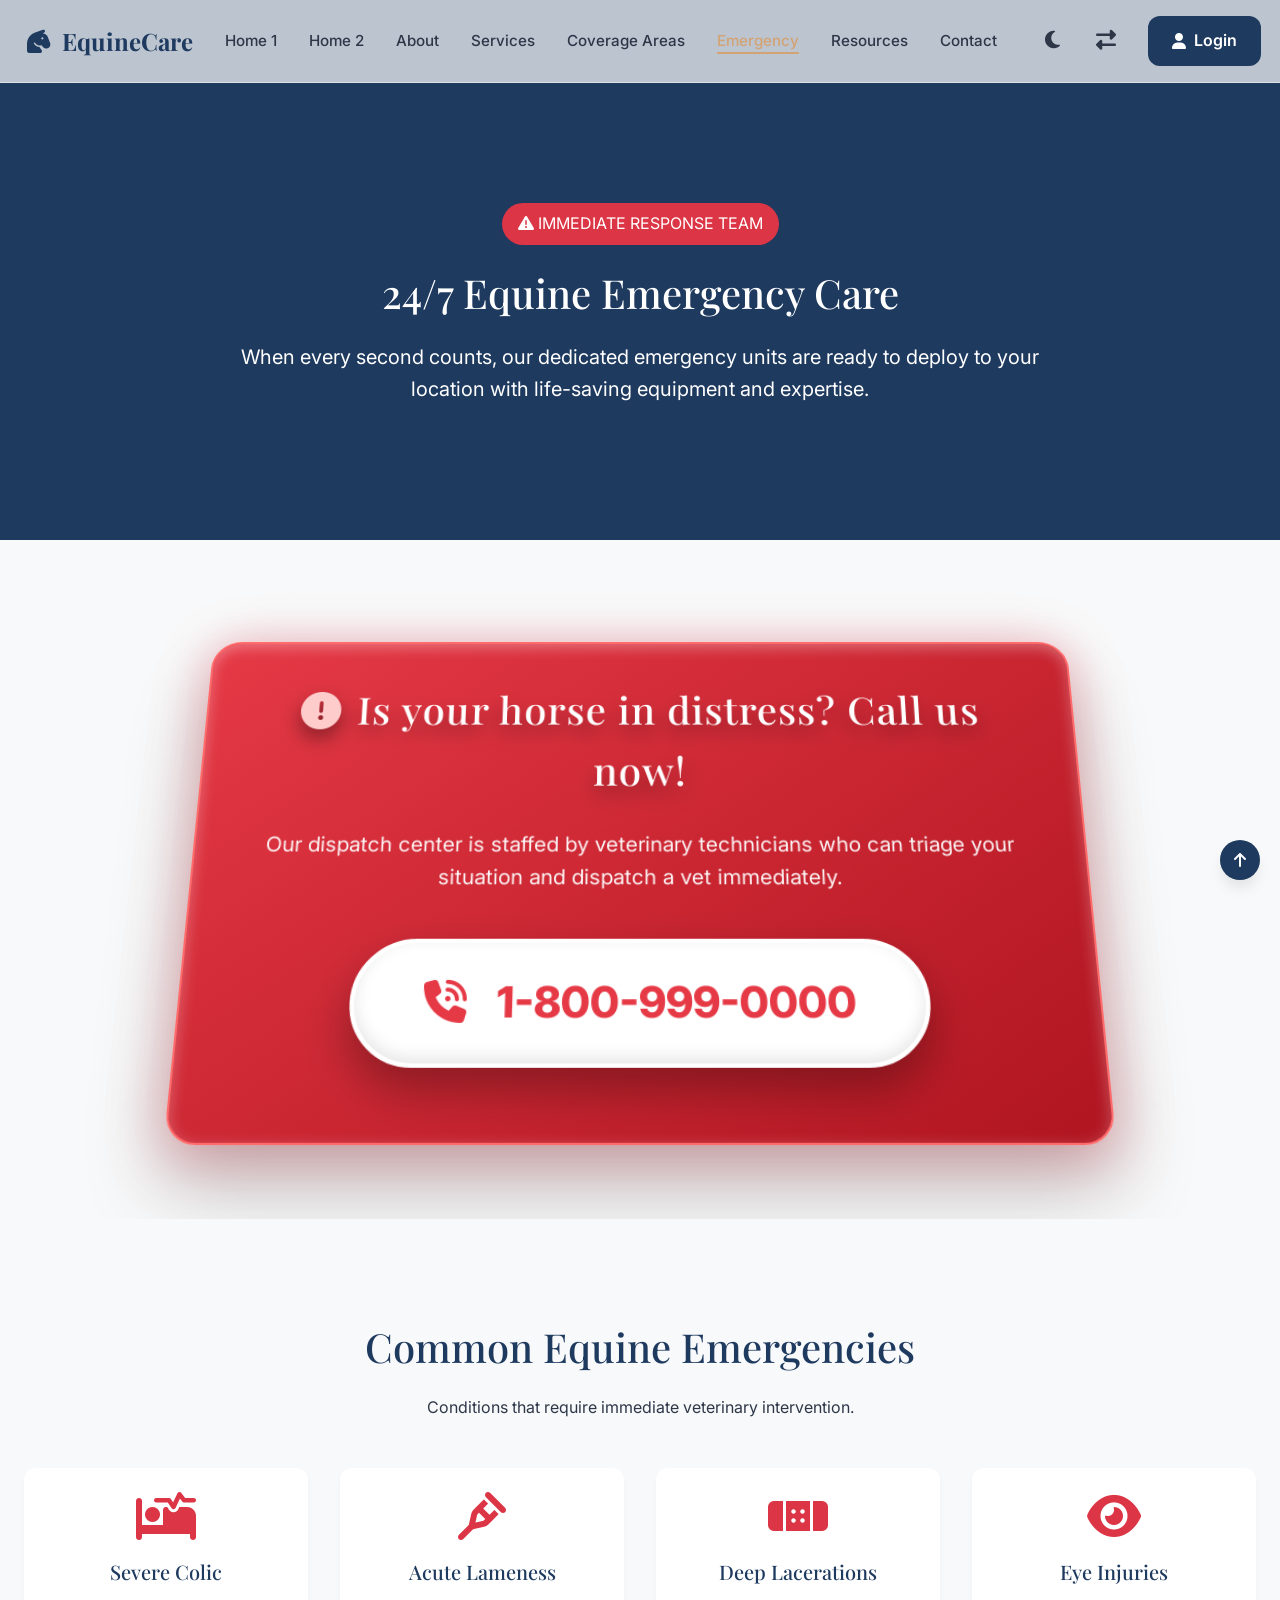
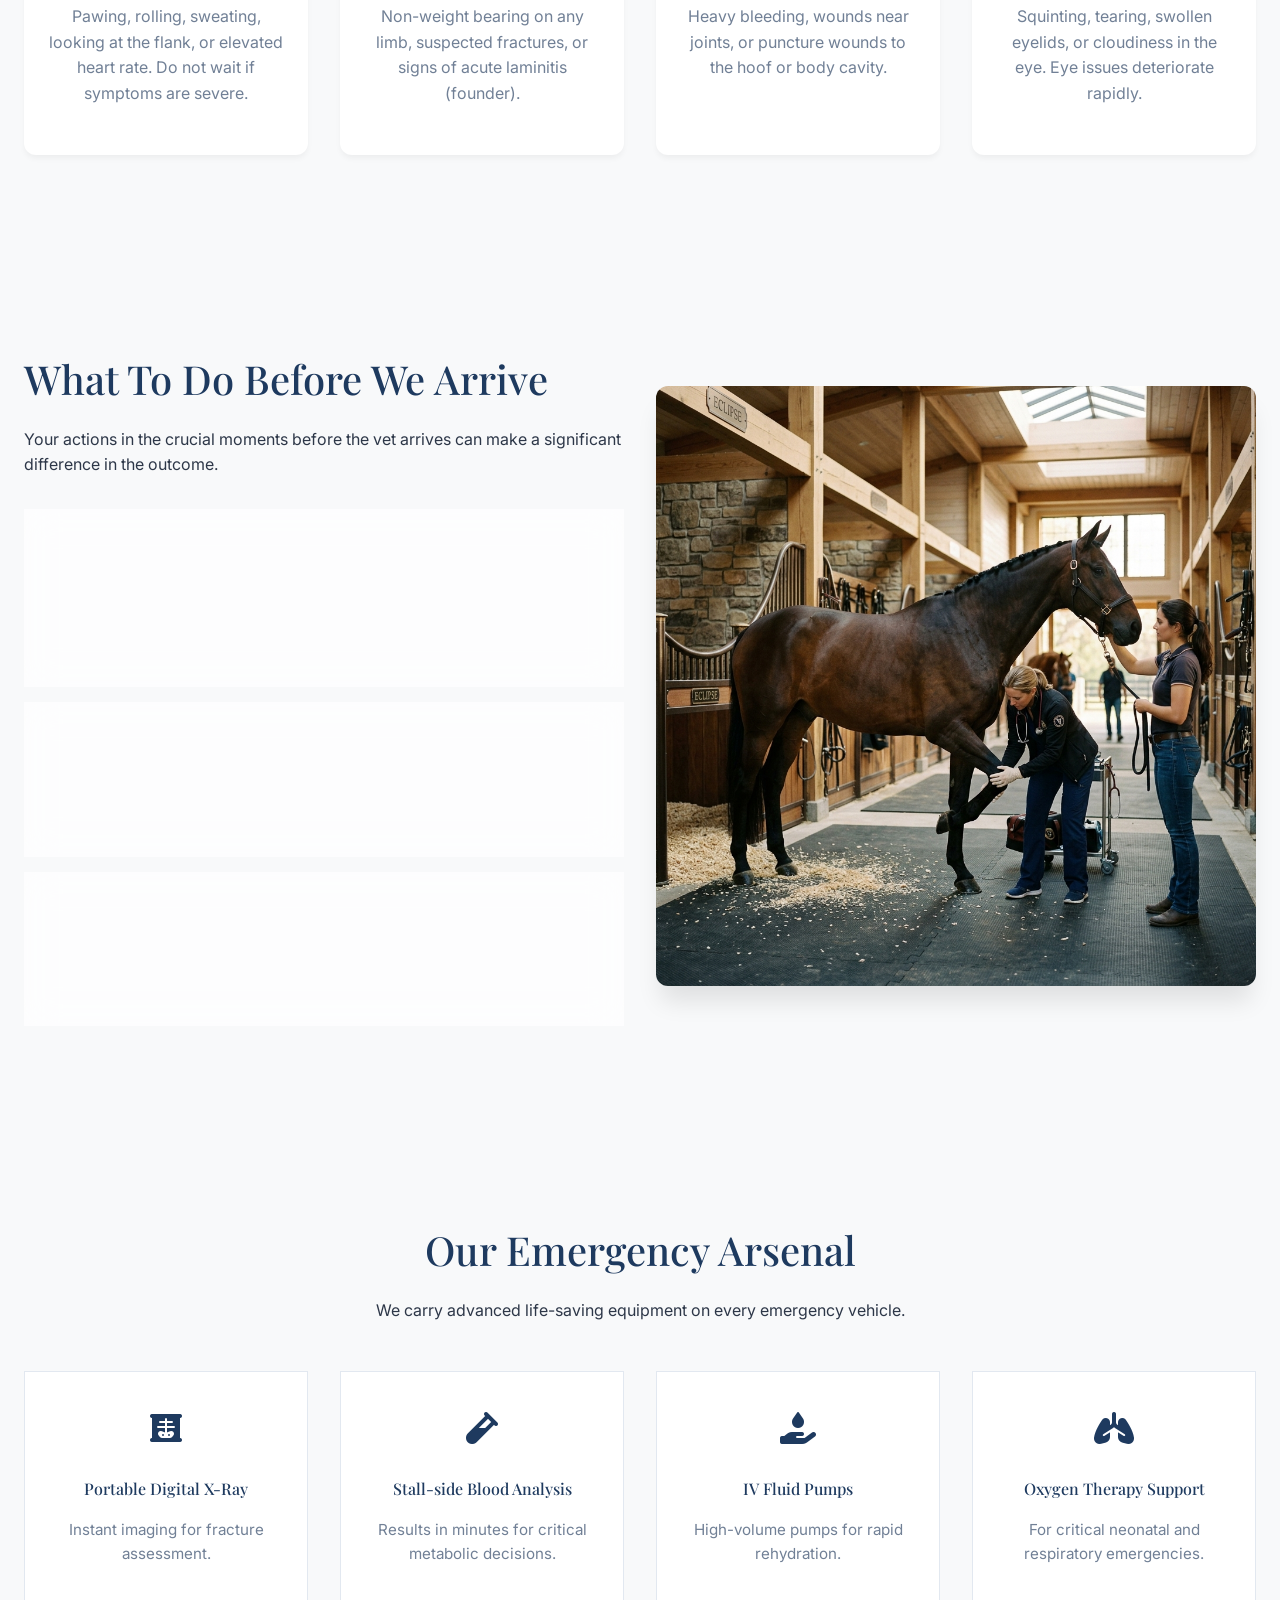
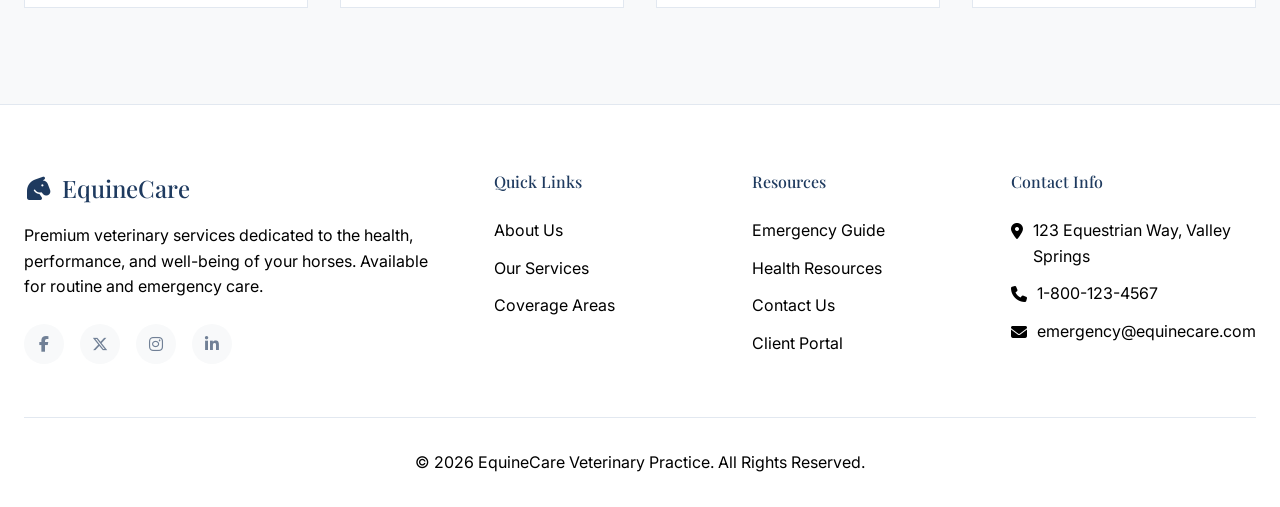
<file: emergency-care.html>
<!DOCTYPE html>
<html lang="en" dir="ltr" data-theme="light">
<head>
    <meta charset="UTF-8">
    <meta name="viewport" content="width=device-width, initial-scale=1.0">
    <title>24/7 Emergency Equine Care | EquineCare</title>
    
    <link rel="stylesheet" href="assets/css/style.css">
    <link rel="stylesheet" href="assets/css/dark-mode.css">
    <link rel="stylesheet" href="assets/css/rtl.css">
    <link rel="stylesheet" href="https://cdnjs.cloudflare.com/ajax/libs/font-awesome/6.5.1/css/all.min.css">
    <style>
        .pulse-btn {
            animation: pulse 2s infinite;
        }
        @keyframes pulse {
            0% { box-shadow: 0 0 0 0 rgba(220, 53, 69, 0.7); }
            70% { box-shadow: 0 0 0 20px rgba(220, 53, 69, 0); }
            100% { box-shadow: 0 0 0 0 rgba(220, 53, 69, 0); }
        }
    </style>
    <link rel="icon" type="image/png" href="assets/images/favicon_ai.png">
</head>
<body>

    <!-- Navbar -->
    <nav class="navbar">
        <div class="container nav-container">
            <a href="index.html" class="logo">
                <i class="fas fa-horse-head"></i> EquineCare
            </a>
            
            <div class="nav-links">
                <a href="index.html">Home 1</a>
                <a href="home-2.html">Home 2</a>
                <a href="about.html">About</a>
                <a href="services.html">Services</a>
                <a href="coverage-areas.html">Coverage Areas</a>
                <a href="emergency-care.html" style="color: var(--secondary);">Emergency</a>
                <a href="horse-health-resources.html">Resources</a>
                <a href="contact.html">Contact</a>
                
                <div class="nav-actions">
                    <button class="theme-toggle"><i class="fas fa-moon"></i></button>
                    <button class="rtl-toggle"><i class="fas fa-exchange-alt"></i></button>
                    <a href="login.html" class="btn btn-primary"><i class="fas fa-user"></i> Login</a>
                </div>
            </div>
            <button class="hamburger"><i class="fas fa-bars"></i></button>
        </div>
    </nav>

    <!-- Emergency Hero -->
    <header class="hero" style="min-height: 60vh; padding-top: 100px; background: var(--primary);">
        <div class="container text-center reveal">
            <span style="background: #dc3545; color: white; padding: 0.5rem 1rem; border-radius: 50px; font-weight: bold; margin-bottom: 1rem; display: inline-block;"><i class="fas fa-exclamation-triangle"></i> IMMEDIATE RESPONSE TEAM</span>
            <h1 style="color: white;">24/7 Equine Emergency Care</h1>
            <p style="color: white; font-size: 1.25rem; max-width: 800px; margin: 0 auto 2rem;">When every second counts, our dedicated emergency units are ready to deploy to your location with life-saving equipment and expertise.</p>
        </div>
    </header>

    <style>
        .emergency-3d-container {
            perspective: 1200px;
            padding: 5rem 2rem;
            display: flex;
            justify-content: center;
            align-items: center;
            background: var(--bg-light);
            overflow: hidden;
            position: relative;
        }
        .emergency-3d-panel {
            background: linear-gradient(145deg, #e63946, #b01520);
            border-radius: 30px;
            padding: 4rem 5rem;
            text-align: center;
            transform-style: preserve-3d;
            transform: rotateX(15deg) rotateY(0deg);
            transition: transform 0.6s cubic-bezier(0.175, 0.885, 0.32, 1.275);
            box-shadow: 0 40px 80px rgba(0,0,0,0.2), inset 0 5px 15px rgba(255,255,255,0.3);
            position: relative;
            border: 2px solid #ff6b6b;
            max-width: 900px;
            width: 100%;
            z-index: 10;
        }
        .emergency-3d-container:hover .emergency-3d-panel {
            transform: rotateX(5deg) rotateY(0deg) translateZ(40px);
        }
        .emergency-3d-panel::before {
            content: '';
            position: absolute;
            top: -20px; left: -20px; right: -20px; bottom: -20px;
            background: rgba(230, 57, 70, 0.3);
            border-radius: 40px;
            transform: translateZ(-30px);
            filter: blur(25px);
            animation: emergencyPulse 2s infinite alternate ease-in-out;
            z-index: -1;
        }
        @keyframes emergencyPulse {
            0% { transform: translateZ(-30px) scale(0.95); opacity: 0.6; filter: blur(20px); }
            100% { transform: translateZ(-30px) scale(1.05); opacity: 1; filter: blur(40px); }
        }

        .e-title {
            color: white;
            font-size: 3rem;
            transform: translateZ(50px);
            text-shadow: 0 10px 20px rgba(0,0,0,0.4);
            margin-bottom: 1.5rem;
            letter-spacing: 1px;
        }
        .e-desc {
            color: rgba(255,255,255,0.95);
            font-size: 1.3rem;
            transform: translateZ(40px);
            margin-bottom: 3rem;
            line-height: 1.6;
        }

        .e-3d-button {
            display: inline-block;
            background: white;
            color: #e63946;
            font-size: 2.5rem;
            font-weight: 800;
            padding: 1.5rem 4rem;
            border-radius: 60px;
            text-decoration: none;
            transform-style: preserve-3d;
            transform: translateZ(60px);
            box-shadow: 0 20px 40px rgba(0,0,0,0.3), inset 0 -5px 15px rgba(0,0,0,0.1);
            transition: all 0.4s cubic-bezier(0.175, 0.885, 0.32, 1.275);
            border: 4px solid white;
        }
        .e-3d-button:hover {
            transform: translateZ(90px) scale(1.05);
            box-shadow: 0 30px 60px rgba(0,0,0,0.5), inset 0 -5px 15px rgba(0,0,0,0.1);
            color: #b01520;
        }
        .e-3d-button i {
            margin-right: 20px;
            animation: ring 1.5s infinite ease-in-out;
            display: inline-block;
        }
        @keyframes ring {
            0% { transform: rotate(0); }
            10% { transform: rotate(20deg); }
            20% { transform: rotate(-15deg); }
            30% { transform: rotate(20deg); }
            40% { transform: rotate(-15deg); }
            50% { transform: rotate(0); }
            100% { transform: rotate(0); }
        }
        @media (max-width: 768px) {
            .emergency-3d-panel {
                padding: 2rem 1.5rem;
                transform: rotateX(5deg) !important;
            }
            .e-title {
                font-size: 2rem;
                margin-bottom: 1rem;
                transform: translateZ(20px);
            }
            .e-desc {
                font-size: 1.1rem;
                margin-bottom: 2rem;
                transform: translateZ(15px);
            }
            .e-3d-button {
                font-size: 1rem;
                padding: 0.8rem 1rem;
                transform: translateZ(25px);
                white-space: nowrap;
                display: block;
                margin: 0 auto;
                width: fit-content;
                max-width: 100%;
            }
        }
    </style>
    <!-- 24/7 Emergency Contact (3D Console) -->
    <section class="emergency-3d-container">
        <div class="emergency-3d-panel">
            <h2 class="e-title"><i class="fas fa-exclamation-circle" style="color: #ffcccc; margin-right: 15px;"></i>Is your horse in distress? Call us now!</h2>
            <p class="e-desc">Our dispatch center is staffed by veterinary technicians who can triage your situation and dispatch a vet immediately.</p>
            <a href="tel:+18009990000" class="e-3d-button">
                <i class="fas fa-phone-volume"></i> 1-800-999-0000
            </a>
        </div>
    </section>

    <!-- Common Equine Emergencies (4 Cards) -->
    <section class="section-padding">
        <div class="container text-center reveal">
            <h2>Common Equine Emergencies</h2>
            <p class="mb-3">Conditions that require immediate veterinary intervention.</p>
            
            <div class="grid-4">
                <div class="service-card reveal">
                    <div class="service-content text-center">
                        <i class="fas fa-procedures fa-3x mb-1" style="color: #dc3545;"></i>
                        <h3>Severe Colic</h3>
                        <p>Pawing, rolling, sweating, looking at the flank, or elevated heart rate. Do not wait if symptoms are severe.</p>
                    </div>
                </div>
                <div class="service-card reveal">
                    <div class="service-content text-center">
                        <i class="fas fa-crutch fa-3x mb-1" style="color: #dc3545;"></i>
                        <h3>Acute Lameness</h3>
                        <p>Non-weight bearing on any limb, suspected fractures, or signs of acute laminitis (founder).</p>
                    </div>
                </div>
                <div class="service-card reveal">
                    <div class="service-content text-center">
                        <i class="fas fa-band-aid fa-3x mb-1" style="color: #dc3545;"></i>
                        <h3>Deep Lacerations</h3>
                        <p>Heavy bleeding, wounds near joints, or puncture wounds to the hoof or body cavity.</p>
                    </div>
                </div>
                <div class="service-card reveal">
                    <div class="service-content text-center">
                        <i class="fas fa-eye fa-3x mb-1" style="color: #dc3545;"></i>
                        <h3>Eye Injuries</h3>
                        <p>Squinting, tearing, swollen eyelids, or cloudiness in the eye. Eye issues deteriorate rapidly.</p>
                    </div>
                </div>
            </div>
        </div>
    </section>

    <!-- What To Do Before Vet Arrival -->
    <section class="section-padding" style="background: var(--bg-light);">
        <div class="container grid-2 align-items-center">
            <div class="reveal">
                <h2>What To Do Before We Arrive</h2>
                <p class="mb-2">Your actions in the crucial moments before the vet arrives can make a significant difference in the outcome.</p>
                <div class="glass-card mb-1" style="border-left: 4px solid var(--secondary);">
                    <h4><i class="fas fa-info-circle text-primary"></i> For Colic</h4>
                    <p style="color: var(--text-muted); font-size: 0.9rem;">Remove all feed and hay. Walk the horse slowly if they are trying to roll violently, but allow them to rest if they are quiet. Do NOT administer medication unless instructed by the vet.</p>
                </div>
                <div class="glass-card mb-1" style="border-left: 4px solid var(--secondary);">
                    <h4><i class="fas fa-info-circle text-primary"></i> For Bleeding</h4>
                    <p style="color: var(--text-muted); font-size: 0.9rem;">Apply firm, continuous pressure with a clean towel or bandage. Do not peek to see if bleeding has stopped. Keep the horse calm and still.</p>
                </div>
                <div class="glass-card" style="border-left: 4px solid var(--secondary);">
                    <h4><i class="fas fa-info-circle text-primary"></i> For Eye Issues</h4>
                    <p style="color: var(--text-muted); font-size: 0.9rem;">Place the horse in a dark stall if possible. Do NOT try to pry the eyelids open or force medication into the eye.</p>
                </div>
            </div>
            <div class="reveal">
                <img src="assets/images/hero_horse_vet_1782131426212.png" alt="Vet Care" style="border-radius: var(--radius); box-shadow: var(--shadow-lg);" loading="lazy">
            </div>
        </div>
    </section>

    <!-- Emergency Equipment Showcase -->
    <section class="section-padding">
        <div class="container text-center reveal">
            <h2>Our Emergency Arsenal</h2>
            <p class="mb-3">We carry advanced life-saving equipment on every emergency vehicle.</p>
            
            <div class="grid-4 mt-3">
                <div class="premium-card" style="background: var(--bg-white); border: 1px solid var(--border); padding: 2.5rem 1.5rem; text-align: center; display: flex; flex-direction: column; align-items: center; justify-content: center; min-height: 220px;">
                    <i class="fas fa-x-ray fa-2x mb-2" style="color: var(--primary);"></i>
                    <h4>Portable Digital X-Ray</h4>
                    <p style="font-size: 0.95rem; color: var(--text-muted); margin: 0;">Instant imaging for fracture assessment.</p>
                </div>
                <div class="premium-card" style="background: var(--bg-white); border: 1px solid var(--border); padding: 2.5rem 1.5rem; text-align: center; display: flex; flex-direction: column; align-items: center; justify-content: center; min-height: 220px;">
                    <i class="fas fa-vial fa-2x mb-2" style="color: var(--primary);"></i>
                    <h4>Stall-side Blood Analysis</h4>
                    <p style="font-size: 0.95rem; color: var(--text-muted); margin: 0;">Results in minutes for critical metabolic decisions.</p>
                </div>
                <div class="premium-card" style="background: var(--bg-white); border: 1px solid var(--border); padding: 2.5rem 1.5rem; text-align: center; display: flex; flex-direction: column; align-items: center; justify-content: center; min-height: 220px;">
                    <i class="fas fa-hand-holding-water fa-2x mb-2" style="color: var(--primary);"></i>
                    <h4>IV Fluid Pumps</h4>
                    <p style="font-size: 0.95rem; color: var(--text-muted); margin: 0;">High-volume pumps for rapid rehydration.</p>
                </div>
                <div class="premium-card" style="background: var(--bg-white); border: 1px solid var(--border); padding: 2.5rem 1.5rem; text-align: center; display: flex; flex-direction: column; align-items: center; justify-content: center; min-height: 220px;">
                    <i class="fas fa-lungs fa-2x mb-2" style="color: var(--primary);"></i>
                    <h4>Oxygen Therapy Support</h4>
                    <p style="font-size: 0.95rem; color: var(--text-muted); margin: 0;">For critical neonatal and respiratory emergencies.</p>
                </div>
            </div>
        </div>
    </section>



        <!-- Footer -->
    <footer class="footer">
        <div class="container">
            <div class="footer-grid">
                <div class="footer-about">
                    <h3><i class="fas fa-horse-head"></i> EquineCare</h3>
                    <p>Premium veterinary services dedicated to the health, performance, and well-being of your horses. Available for routine and emergency care.</p>
                    <div class="social-links">
                        <a href="#"><i class="fab fa-facebook-f"></i></a>
                        <a href="#"><i class="fa-brands fa-x-twitter"></i></a>
                        <a href="#"><i class="fab fa-instagram"></i></a>
                        <a href="#"><i class="fab fa-linkedin-in"></i></a>
                    </div>
                </div>
                
                <div class="footer-links">
                    <h4>Quick Links</h4>
                    <ul>
                        <li><a href="about.html">About Us</a></li>
                        <li><a href="services.html">Our Services</a></li>
                        <li><a href="coverage-areas.html">Coverage Areas</a></li>
                    </ul>
                </div>
                
                <div class="footer-links">
                    <h4>Resources</h4>
                    <ul>
                        <li><a href="emergency-care.html">Emergency Guide</a></li>
                        <li><a href="horse-health-resources.html">Health Resources</a></li>
                        <li><a href="contact.html">Contact Us</a></li>
                        <li><a href="login.html">Client Portal</a></li>
                    </ul>
                </div>
                
                <div class="footer-links">
                    <h4>Contact Info</h4>
                    <ul>
                        <li style="display: flex; gap: 10px;"><i class="fas fa-map-marker-alt" style="margin-top: 5px;"></i> 123 Equestrian Way, Valley Springs</li>
                        <li style="display: flex; gap: 10px;"><i class="fas fa-phone" style="margin-top: 5px;"></i> 1-800-123-4567</li>
                        <li style="display: flex; gap: 10px;"><i class="fas fa-envelope" style="margin-top: 5px;"></i> emergency@equinecare.com</li>
                    </ul>
                </div>
            </div>
            
            <div class="footer-bottom">
                <p>&copy; 2026 EquineCare Veterinary Practice. All Rights Reserved.</p>
            </div>
        </div>
    </footer>

    <script src="assets/js/main.js"></script>
    <!-- Back to Top -->
    <a href="#" style="position: fixed; bottom: 20px; right: 20px; background: var(--primary); color: white; width: 40px; height: 40px; display: flex; align-items: center; justify-content: center; border-radius: 50%; z-index: 1000; text-decoration: none; box-shadow: var(--shadow-md);">
        <i class="fas fa-arrow-up"></i>
    </a>
</body>
</html>
</file>
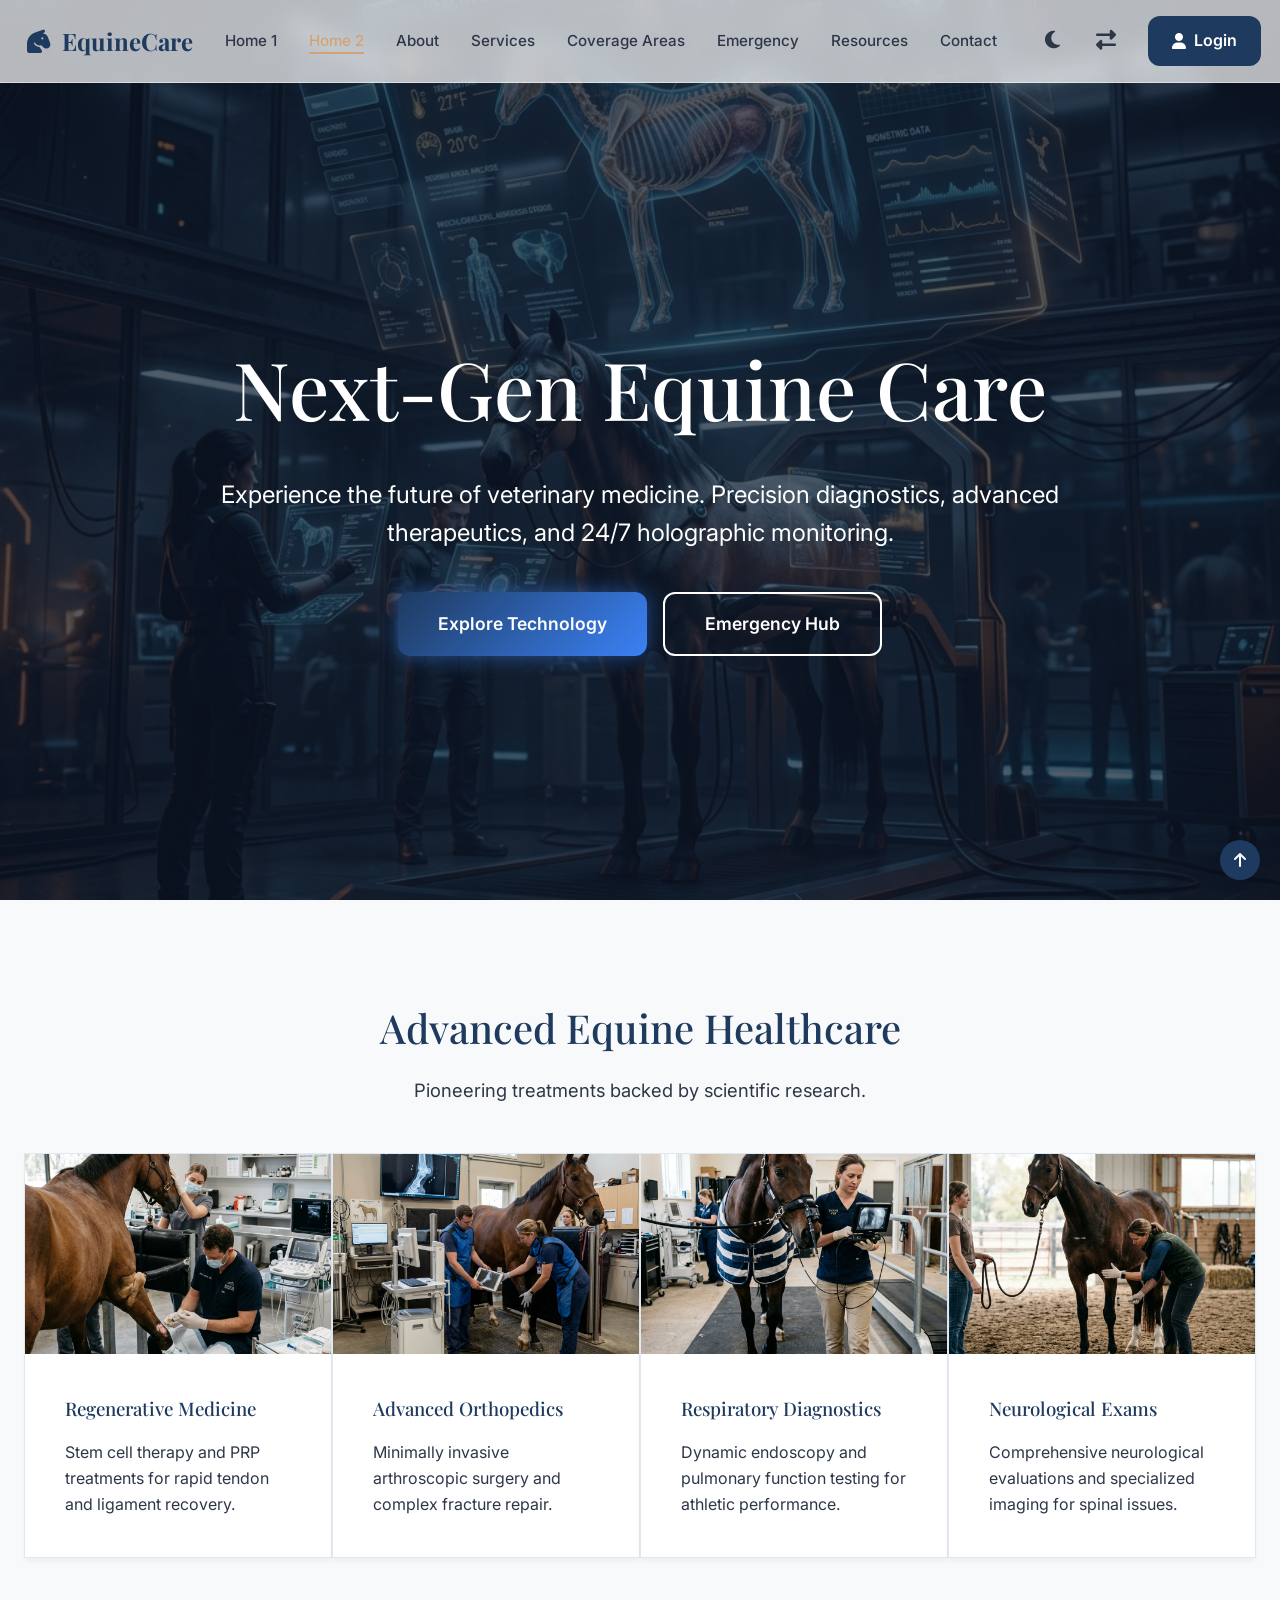
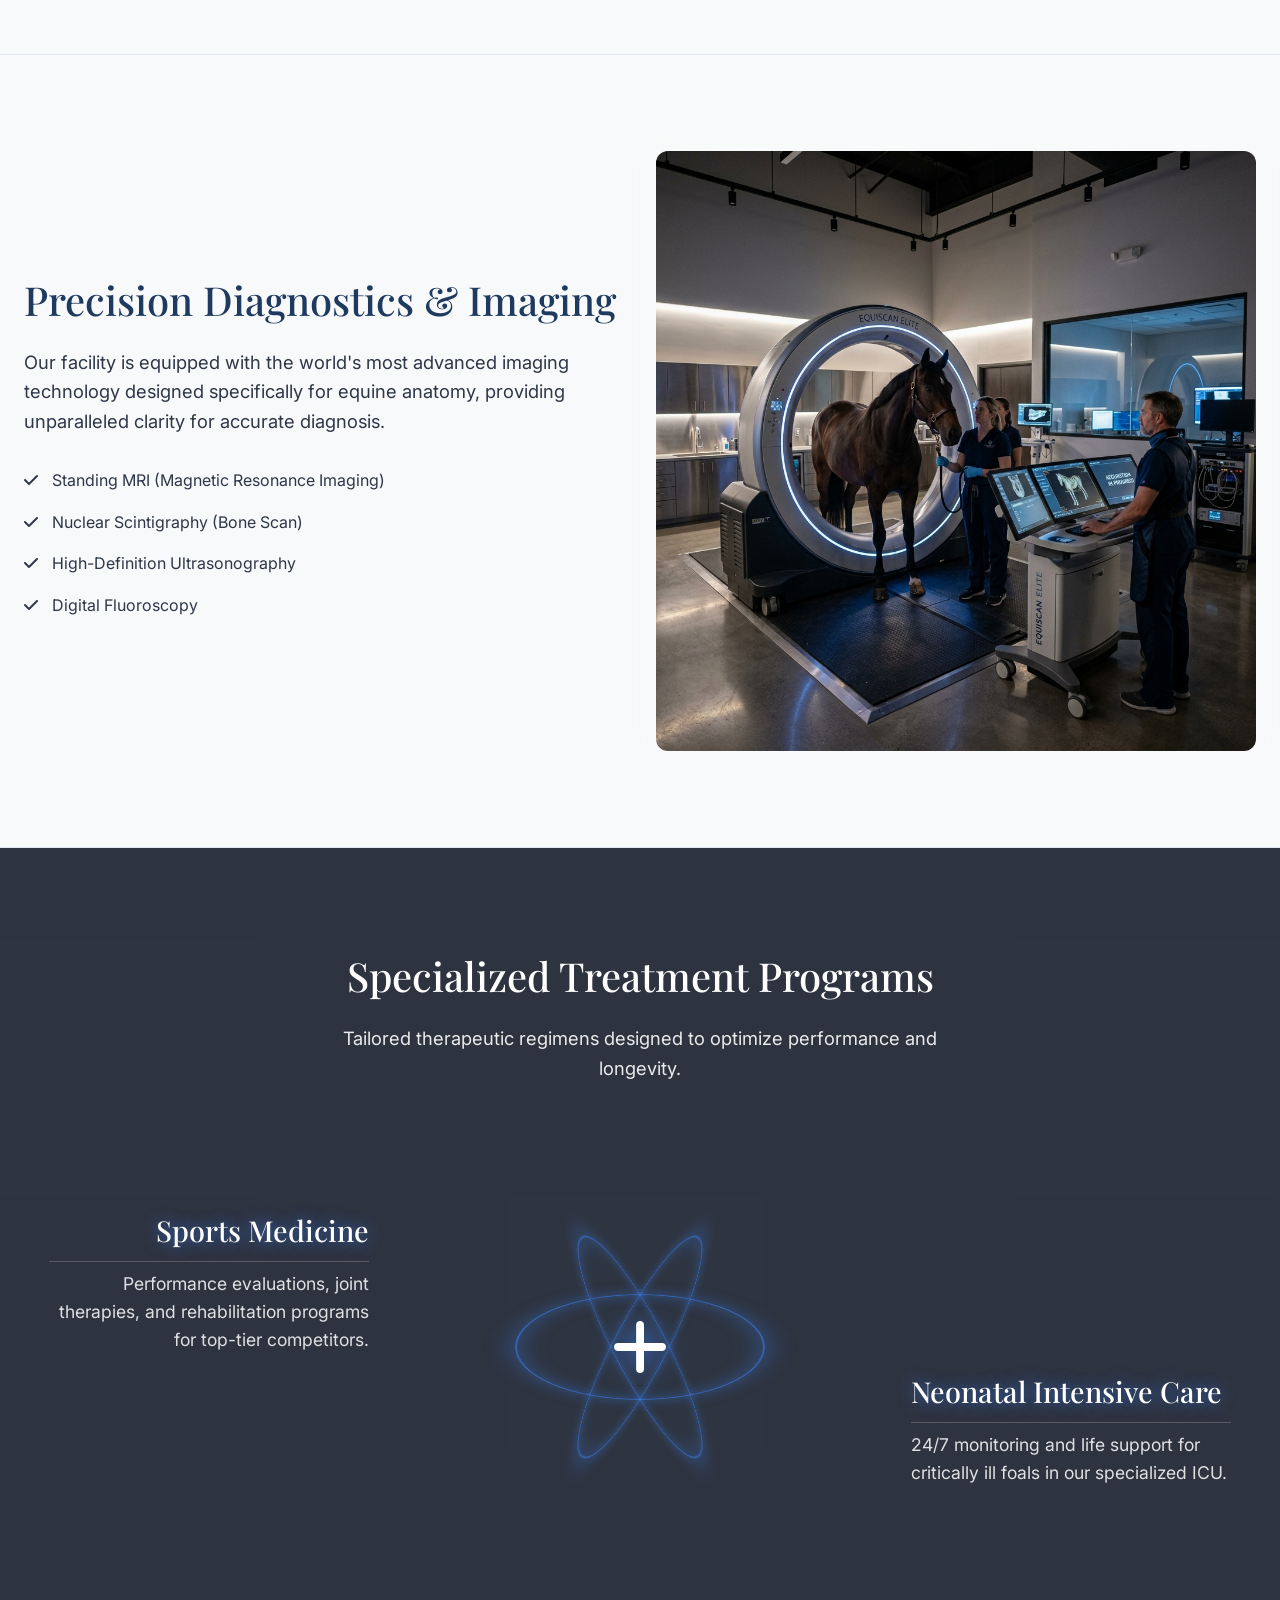
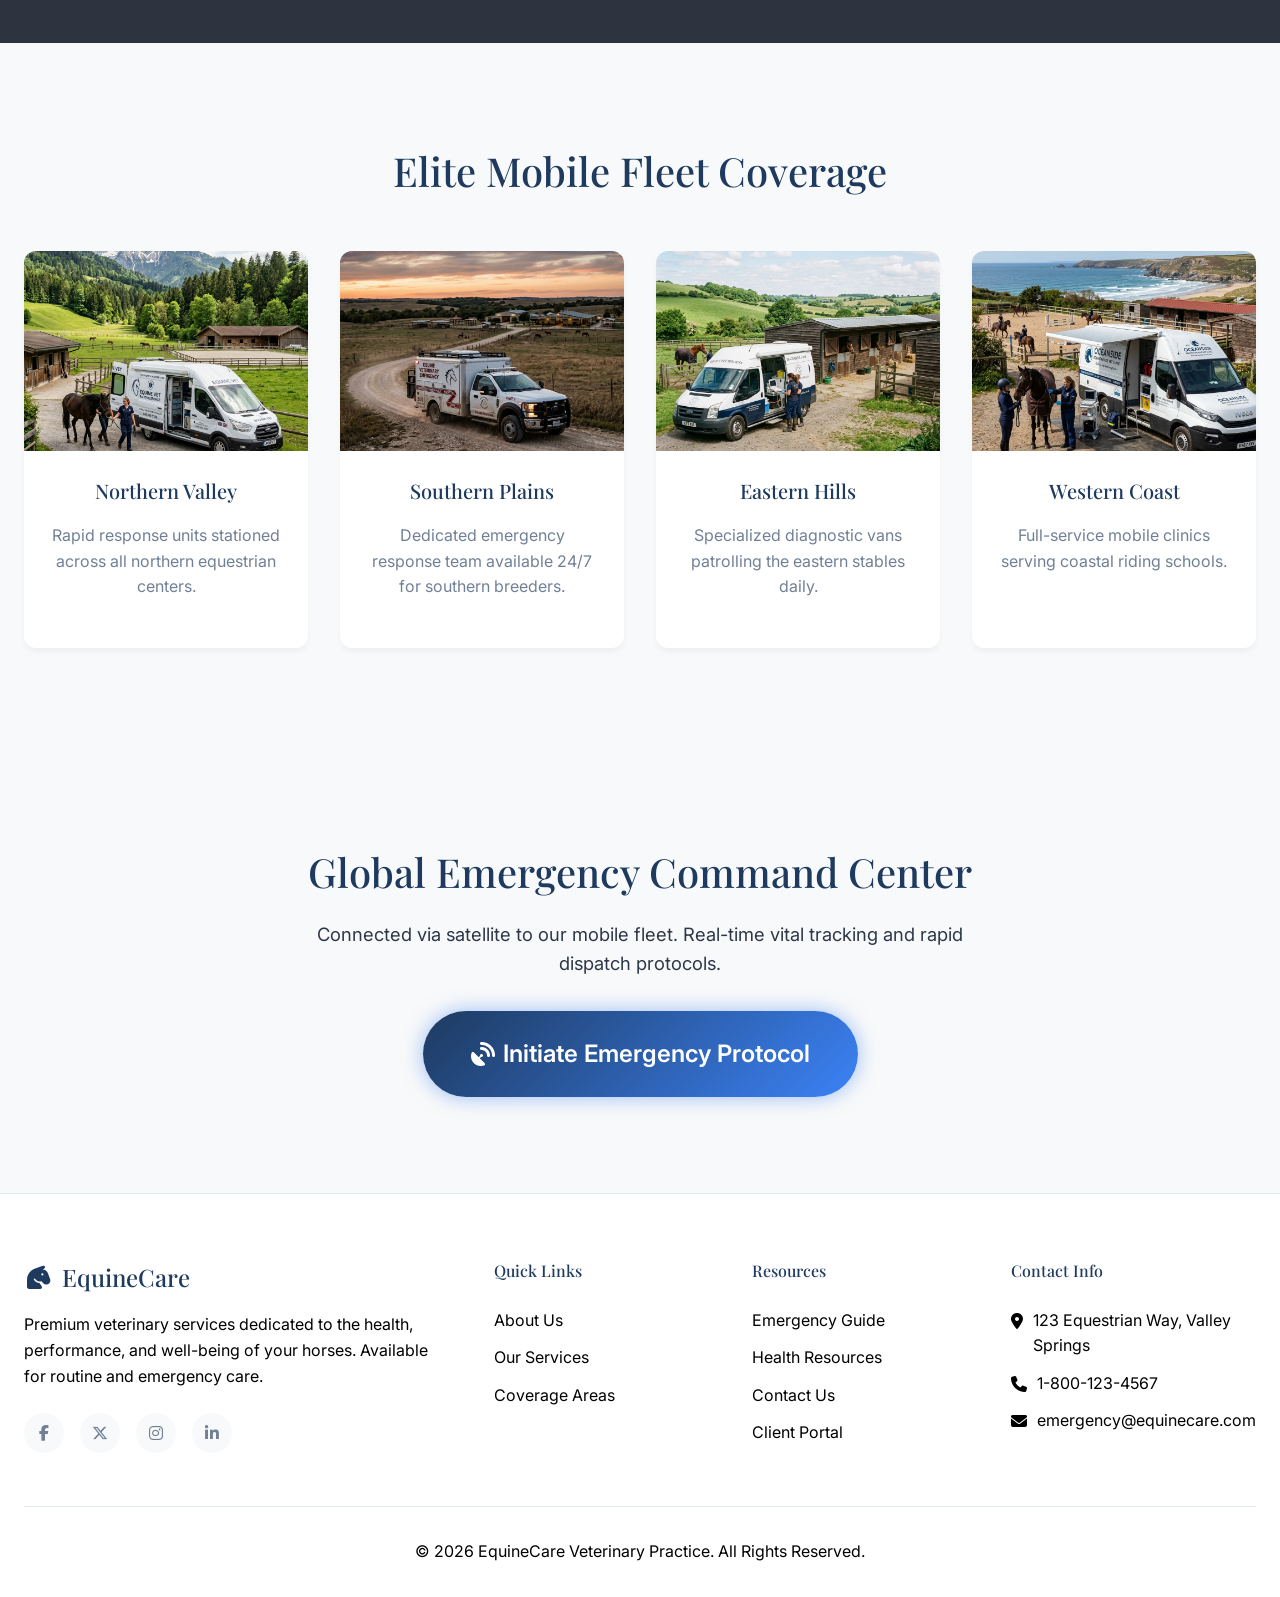
<file: home-2.html>
<!DOCTYPE html>
<html lang="en" dir="ltr" data-theme="light">

<head>
    <meta charset="UTF-8">
    <meta name="viewport" content="width=device-width, initial-scale=1.0">
    <title>EquineCare | Premium Advanced Equine Healthcare</title>

    <!-- CSS -->
    <link rel="stylesheet" href="assets/css/style.css">
    <link rel="stylesheet" href="assets/css/dark-mode.css">
    <link rel="stylesheet" href="assets/css/rtl.css">
    <link rel="stylesheet" href="https://cdnjs.cloudflare.com/ajax/libs/font-awesome/6.5.1/css/all.min.css">

    <style>
        /* Home 2 Specific Premium Styles */
        .hero-2 {
            min-height: 100vh;
            display: flex;
            align-items: center;
            position: relative;
            padding-top: 5rem;
            overflow: hidden;
            background: var(--bg-light);
        }

        .hero-2-bg {
            position: absolute;
            top: 0;
            left: 0;
            width: 100%;
            height: 100%;
            z-index: 0;
            background: url('assets/images/hero_home2_1782131777160.png') center/cover no-repeat fixed;
        }

        .hero-2-overlay {
            position: absolute;
            top: 0;
            left: 0;
            width: 100%;
            height: 100%;
            background: rgba(15, 23, 42, 0.7);
            /* Deep dark overlay */
            z-index: 1;
        }

        .floating-element {
            animation: float 6s ease-in-out infinite;
            backdrop-filter: blur(20px);
            background: rgba(255, 255, 255, 0.05);
            border: 1px solid rgba(255, 255, 255, 0.1);
        }

        @keyframes float {
            0% {
                transform: translateY(0px);
            }

            50% {
                transform: translateY(-20px);
            }

            100% {
                transform: translateY(0px);
            }
        }

        .hero-2-content {
            position: relative;
            z-index: 10;
            text-align: center;
            max-width: 900px;
            margin: 0 auto;
        }

        .hero-2-content h1 {
            font-size: 5rem;
            color: white;
            margin-bottom: 1.5rem;
        }

        @media (max-width: 768px) {
            .hero-2-content h1 {
                font-size: 2.5rem;
            }

            .emergency-btn {
                font-size: 1rem !important;
                padding: 1rem 1.5rem !important;
            }
        }

        .emergency-btn {
            font-size: 1.5rem;
            padding: 1.5rem 3rem;
            border-radius: 50px;
            color: white;
            white-space: nowrap;
        }

        .glow-btn {
            background: linear-gradient(135deg, var(--primary), #3b82f6);
            box-shadow: 0 0 20px rgba(59, 130, 246, 0.5);
            border: none;

        }

        .glow-btn:hover {
            box-shadow: 0 0 30px rgba(59, 130, 246, 0.8);
            transform: scale(1.05);
        }

        .premium-card {
            background: var(--bg-white);
            border: 1px solid var(--border);
            border-radius: var(--radius);
            padding: 2.5rem;
            transition: all 0.4s ease;
            box-shadow: var(--shadow-sm);
        }

        .premium-card:hover {
            transform: translateY(-10px) scale(1.02);
            border-color: var(--primary);
            box-shadow: var(--shadow-lg);
        }

        .diagnostic-section {
            background: var(--bg-light);
            border-top: 1px solid var(--border);
            border-bottom: 1px solid var(--border);
        }
    </style>
    <link rel="icon" type="image/png" href="assets/images/favicon_ai.png">
</head>

<body class="home-page">

    <!-- Navbar -->
    <nav class="navbar">
        <div class="container nav-container">
            <a href="index.html" class="logo">
                <i class="fas fa-horse-head"></i> EquineCare
            </a>

            <div class="nav-links">
                <a href="index.html">Home 1</a>
                <a href="home-2.html">Home 2</a>
                <a href="about.html">About</a>
                <a href="services.html">Services</a>
                <a href="coverage-areas.html">Coverage Areas</a>
                <a href="emergency-care.html">Emergency</a>
                <a href="horse-health-resources.html">Resources</a>
                <a href="contact.html">Contact</a>

                <div class="nav-actions">
                    <button class="theme-toggle" aria-label="Toggle Dark Mode">
                        <i class="fas fa-moon"></i>
                    </button>
                    <button class="rtl-toggle" aria-label="Toggle RTL">
                        <i class="fas fa-exchange-alt"></i>
                    </button>
                    <a href="login.html" class="btn btn-primary"><i class="fas fa-user"></i> Login</a>
                </div>
            </div>

            <button class="hamburger" aria-label="Toggle Menu">
                <i class="fas fa-bars"></i>
            </button>
        </div>
    </nav>

    <!-- Premium Hero Section -->
    <header class="hero-2">
        <div class="hero-2-bg"></div>
        <div class="hero-2-overlay"></div>

        <!-- Floating 3D Elements Removed -->

        <div class="container">
            <div class="hero-2-content reveal">
                <h1>Next-Gen Equine Care</h1>
                <p style="font-size: 1.5rem; color: white; margin-bottom: 2.5rem;">Experience the future of veterinary
                    medicine. Precision diagnostics, advanced therapeutics, and 24/7 holographic monitoring.</p>
                <div class="hero-buttons" style="justify-content: center;">
                    <a href="services.html" class="btn glow-btn"
                        style="padding: 1rem 2.5rem; font-size: 1.1rem; color: white;">Explore Technology</a>
                    <a href="emergency-care.html" class="btn btn-outline"
                        style="padding: 1rem 2.5rem; font-size: 1.1rem; color: white; border-color: white;">Emergency
                        Hub</a>
                </div>
            </div>
        </div>
    </header>

    <!-- Advanced Equine Healthcare (4 Cards) -->
    <section class="section-padding">
        <div class="container">
            <div class="text-center mb-3 reveal">
                <h2 style=" font-size: 2.5rem;">Advanced Equine Healthcare</h2>
                <p>Pioneering treatments backed by scientific research.</p>
            </div>

            <div class="grid-4" style="gap: 0;">
                <div class="premium-card reveal" style="padding: 0; overflow: hidden; border-radius: 0;">
                    <img src="assets/images/healthcare_1_regenerative.png" alt="Regenerative Medicine"
                        class="service-img" style="display: block;">
                    <div style="padding: 2.5rem;">
                        <h3>Regenerative Medicine</h3>
                        <p>Stem cell therapy and PRP treatments for rapid tendon and ligament recovery.</p>
                    </div>
                </div>
                <div class="premium-card reveal" style="padding: 0; overflow: hidden; border-radius: 0;">
                    <img src="assets/images/healthcare_2_orthopedics.png" alt="Advanced Orthopedics" class="service-img"
                        style="display: block;">
                    <div style="padding: 2.5rem;">
                        <h3>Advanced Orthopedics</h3>
                        <p>Minimally invasive arthroscopic surgery and complex fracture repair.</p>
                    </div>
                </div>
                <div class="premium-card reveal" style="padding: 0; overflow: hidden; border-radius: 0;">
                    <img src="assets/images/healthcare_3_respiratory.png" alt="Respiratory Diagnostics"
                        class="service-img" style="display: block;">
                    <div style="padding: 2.5rem;">
                        <h3>Respiratory Diagnostics</h3>
                        <p>Dynamic endoscopy and pulmonary function testing for athletic performance.</p>
                    </div>
                </div>
                <div class="premium-card reveal" style="padding: 0; overflow: hidden; border-radius: 0;">
                    <img src="assets/images/healthcare_4_neurological.png" alt="Neurological Exams" class="service-img"
                        style="display: block;">
                    <div style="padding: 2.5rem;">
                        <h3>Neurological Exams</h3>
                        <p>Comprehensive neurological evaluations and specialized imaging for spinal issues.</p>
                    </div>
                </div>
            </div>
        </div>
    </section>

    <!-- Diagnostic & Imaging Services -->
    <section class="section-padding diagnostic-section">
        <div class="container grid-2 align-items-center">
            <div class="reveal">
                <h2 style=" font-size: 2.5rem;">Precision Diagnostics & Imaging</h2>
                <p style=" margin-bottom: 2rem;">Our facility is equipped with the world's most advanced imaging
                    technology designed specifically for equine anatomy, providing unparalleled clarity for accurate
                    diagnosis.</p>
                <ul>
                    <li style="margin-bottom: 1rem;"><i class="fas fa-check text-primary"
                            style="margin-right: 10px;"></i> Standing MRI (Magnetic Resonance Imaging)</li>
                    <li style="margin-bottom: 1rem;"><i class="fas fa-check text-primary"
                            style="margin-right: 10px;"></i> Nuclear Scintigraphy (Bone Scan)</li>
                    <li style="margin-bottom: 1rem;"><i class="fas fa-check text-primary"
                            style="margin-right: 10px;"></i> High-Definition Ultrasonography</li>
                    <li style="margin-bottom: 1rem;"><i class="fas fa-check text-primary"
                            style="margin-right: 10px;"></i> Digital Fluoroscopy</li>
                </ul>
            </div>
            <div class="reveal" style="position: relative;">
                <div class="floating-element"
                    style="position: absolute; inset: -20px; border-radius: 20px; z-index: 0;"></div>
                <img src="assets/images/advanced_imaging_1782131791097.png" alt="Advanced MRI"
                    style="border-radius: var(--radius); position: relative; z-index: 1;" loading="lazy">
            </div>
        </div>
    </section>

    <!-- Specialized Horse Treatments (Parallax) -->
    <section class="section-padding"
        style="background: url('assets/images/testimonial_bg_1782131642445.png') center/cover fixed; position: relative;">
        <div style="position: absolute; top:0; left:0; width:100%; height:100%; background: rgba(11, 17, 32, 0.85);">
        </div>
        <div class="container text-center reveal" style="position: relative; z-index: 10;">
            <h2 style="color: white;">Specialized Treatment Programs</h2>
            <p style="color: rgba(255,255,255,0.9); max-width: 600px; margin: 0 auto 3rem;">Tailored therapeutic
                regimens designed to optimize performance and longevity.</p>

            <style>
                .hologram-container {
                    position: relative;
                    min-height: 400px;
                    display: flex;
                    align-items: center;
                    justify-content: center;
                    margin-top: 4rem;
                }

                .hologram-core {
                    position: relative;
                    width: 250px;
                    height: 250px;
                    transform-style: preserve-3d;
                    animation: rotate-core 12s linear infinite;
                    z-index: 5;
                }

                .hologram-ring {
                    position: absolute;
                    top: 0;
                    left: 0;
                    right: 0;
                    bottom: 0;
                    border: 2px solid rgba(59, 130, 246, 0.6);
                    border-radius: 50%;
                    box-shadow: 0 0 30px rgba(59, 130, 246, 0.4), inset 0 0 30px rgba(59, 130, 246, 0.4);
                }

                .ring-1 {
                    transform: rotateX(65deg) rotateY(0deg);
                }

                .ring-2 {
                    transform: rotateX(65deg) rotateY(60deg);
                }

                .ring-3 {
                    transform: rotateX(65deg) rotateY(120deg);
                }

                .medical-cross {
                    position: absolute;
                    top: 50%;
                    left: 50%;
                    transform: translate(-50%, -50%);
                    font-size: 4rem;
                    color: #fff;
                    text-shadow: 0 0 30px #3b82f6;
                    animation: pulse-glow 2s infinite alternate;
                }

                @keyframes rotate-core {
                    0% {
                        transform: rotateX(20deg) rotateY(0deg);
                    }

                    100% {
                        transform: rotateX(20deg) rotateY(360deg);
                    }
                }

                @keyframes pulse-glow {
                    0% {
                        text-shadow: 0 0 10px #3b82f6;
                        transform: translate(-50%, -50%) scale(0.9);
                    }

                    100% {
                        text-shadow: 0 0 50px #3b82f6, 0 0 80px #fff;
                        transform: translate(-50%, -50%) scale(1.1);
                    }
                }

                .hologram-data {
                    position: absolute;
                    width: 320px;
                    text-align: left;
                    z-index: 10;
                }

                .data-left {
                    left: 2%;
                    top: 15%;
                    text-align: right;
                }

                .data-right {
                    right: 2%;
                    bottom: 15%;
                }

                .hologram-data h3 {
                    color: #fff;
                    font-size: 1.8rem;
                    margin-bottom: 0.5rem;
                    text-shadow: 0 0 15px rgba(59, 130, 246, 0.8);
                    border-bottom: 1px solid rgba(255, 255, 255, 0.2);
                    padding-bottom: 0.5rem;
                }

                .hologram-data p {
                    color: rgba(255, 255, 255, 0.85);
                    font-size: 1.1rem;
                    line-height: 1.6;
                }

                @media (max-width: 900px) {
                    .hologram-container {
                        flex-direction: column;
                        min-height: auto;
                        gap: 3rem;
                    }

                    .hologram-data {
                        position: relative;
                        left: auto !important;
                        right: auto !important;
                        top: auto !important;
                        bottom: auto !important;
                        text-align: center !important;
                        width: 100%;
                    }
                }

                /* Adjust font weights for better readability (Excluding Hero Section) */
                section h1, section h2, section h3, section h4, section h5, section h6,
                footer h1, footer h2, footer h3, footer h4, footer h5, footer h6 {
                    font-weight: 500 !important;
                }

                section p, section li, footer p, footer li {
                    font-weight: 400 !important;
                }

                /* Enforce Uniform Heading & Subheading Sizes (Excluding Hero) */
                section h2 {
                    font-size: 2.5rem !important;
                }
                section h2 + p {
                    font-size: 1.15rem !important;
                }
                @media (max-width: 768px) {
                    section h2 {
                        font-size: 2rem !important;
                    }
                    section h2 + p {
                        font-size: 1rem !important;
                    }
                }
            </style>

            <div class="hologram-container">
                <div class="hologram-data data-left">
                    <h3>Sports Medicine</h3>
                    <p>Performance evaluations, joint therapies, and rehabilitation programs for top-tier competitors.
                    </p>
                </div>

                <div class="hologram-core">
                    <div class="hologram-ring ring-1"></div>
                    <div class="hologram-ring ring-2"></div>
                    <div class="hologram-ring ring-3"></div>
                    <i class="fas fa-plus medical-cross"></i>
                </div>

                <div class="hologram-data data-right">
                    <h3>Neonatal Intensive Care</h3>
                    <p>24/7 monitoring and life support for critically ill foals in our specialized ICU.</p>
                </div>
            </div>
        </div>
    </section>

    <!-- Coverage Areas Showcase (4 Cards) -->
    <section class="section-padding">
        <div class="container text-center reveal">
            <h2>Elite Mobile Fleet Coverage</h2>
            <div class="grid-4 mt-3">
                <div class="service-card">
                    <img src="assets/images/fleet_north.png" alt="North Region" class="service-img" loading="lazy">
                    <div class="service-content">
                        <h3>Northern Valley</h3>
                        <p>Rapid response units stationed across all northern equestrian centers.</p>
                    </div>
                </div>
                <div class="service-card">
                    <img src="assets/images/fleet_south.png" alt="South Region" class="service-img" loading="lazy">
                    <div class="service-content">
                        <h3>Southern Plains</h3>
                        <p>Dedicated emergency response team available 24/7 for southern breeders.</p>
                    </div>
                </div>
                <div class="service-card">
                    <img src="assets/images/fleet_east.png" alt="East Region" class="service-img" loading="lazy">
                    <div class="service-content">
                        <h3>Eastern Hills</h3>
                        <p>Specialized diagnostic vans patrolling the eastern stables daily.</p>
                    </div>
                </div>
                <div class="service-card">
                    <img src="assets/images/fleet_west.png" alt="West Region" class="service-img" loading="lazy">
                    <div class="service-content">
                        <h3>Western Coast</h3>
                        <p>Full-service mobile clinics serving coastal riding schools.</p>
                    </div>
                </div>
            </div>
        </div>
    </section>

    <!-- Emergency Contact Center CTA -->
    <section class="section-padding text-center">
        <div class="container reveal">
            <h2 style=" font-size: 3rem; margin-bottom: 1rem;">Global Emergency Command Center</h2>
            <p style=" font-size: 1.25rem; max-width: 700px; margin: 0 auto 2rem;">Connected via satellite to our mobile
                fleet. Real-time vital tracking and rapid dispatch protocols.</p>
            <a href="tel:+18009990000" class="btn glow-btn emergency-btn">
                <i class="fas fa-satellite-dish"></i> Initiate Emergency Protocol
            </a>
        </div>
    </section>

    <!-- Footer -->
    <footer class="footer">
        <div class="container">
            <div class="footer-grid">
                <div class="footer-about">
                    <h3><i class="fas fa-horse-head"></i> EquineCare</h3>
                    <p>Premium veterinary services dedicated to the health, performance, and well-being of your horses.
                        Available for routine and emergency care.</p>
                    <div class="social-links">
                        <a href="#"><i class="fab fa-facebook-f"></i></a>
                        <a href="#"><i class="fa-brands fa-x-twitter"></i></a>
                        <a href="#"><i class="fab fa-instagram"></i></a>
                        <a href="#"><i class="fab fa-linkedin-in"></i></a>
                    </div>
                </div>

                <div class="footer-links">
                    <h4>Quick Links</h4>
                    <ul>
                        <li><a href="about.html">About Us</a></li>
                        <li><a href="services.html">Our Services</a></li>
                        <li><a href="coverage-areas.html">Coverage Areas</a></li>
                    </ul>
                </div>

                <div class="footer-links">
                    <h4>Resources</h4>
                    <ul>
                        <li><a href="emergency-care.html">Emergency Guide</a></li>
                        <li><a href="horse-health-resources.html">Health Resources</a></li>
                        <li><a href="contact.html">Contact Us</a></li>
                        <li><a href="login.html">Client Portal</a></li>
                    </ul>
                </div>

                <div class="footer-links">
                    <h4>Contact Info</h4>
                    <ul>
                        <li style="display: flex; gap: 10px;"><i class="fas fa-map-marker-alt"
                                style="margin-top: 5px;"></i> 123 Equestrian Way, Valley Springs</li>
                        <li style="display: flex; gap: 10px;"><i class="fas fa-phone" style="margin-top: 5px;"></i>
                            1-800-123-4567</li>
                        <li style="display: flex; gap: 10px;"><i class="fas fa-envelope" style="margin-top: 5px;"></i>
                            emergency@equinecare.com</li>
                    </ul>
                </div>
            </div>

            <div class="footer-bottom">
                <p>&copy; 2026 EquineCare Veterinary Practice. All Rights Reserved.</p>
            </div>
        </div>
    </footer>

    <script src="assets/js/main.js"></script>
    <script>
        // Additional parallax effect for Home 2
        document.addEventListener('mousemove', (e) => {
            const elements = document.querySelectorAll('.floating-element');
            const x = e.clientX / window.innerWidth;
            const y = e.clientY / window.innerHeight;

            elements.forEach(el => {
                el.style.transform = `translate(${x * 20}px, ${y * 20}px)`;
            });
        });
    </script>
    <!-- Back to Top -->
    <a href="#"
        style="position: fixed; bottom: 20px; right: 20px; background: var(--primary); color: white; width: 40px; height: 40px; display: flex; align-items: center; justify-content: center; border-radius: 50%; z-index: 1000; text-decoration: none; box-shadow: var(--shadow-md);">
        <i class="fas fa-arrow-up"></i>
    </a>
</body>

</html>
</file>
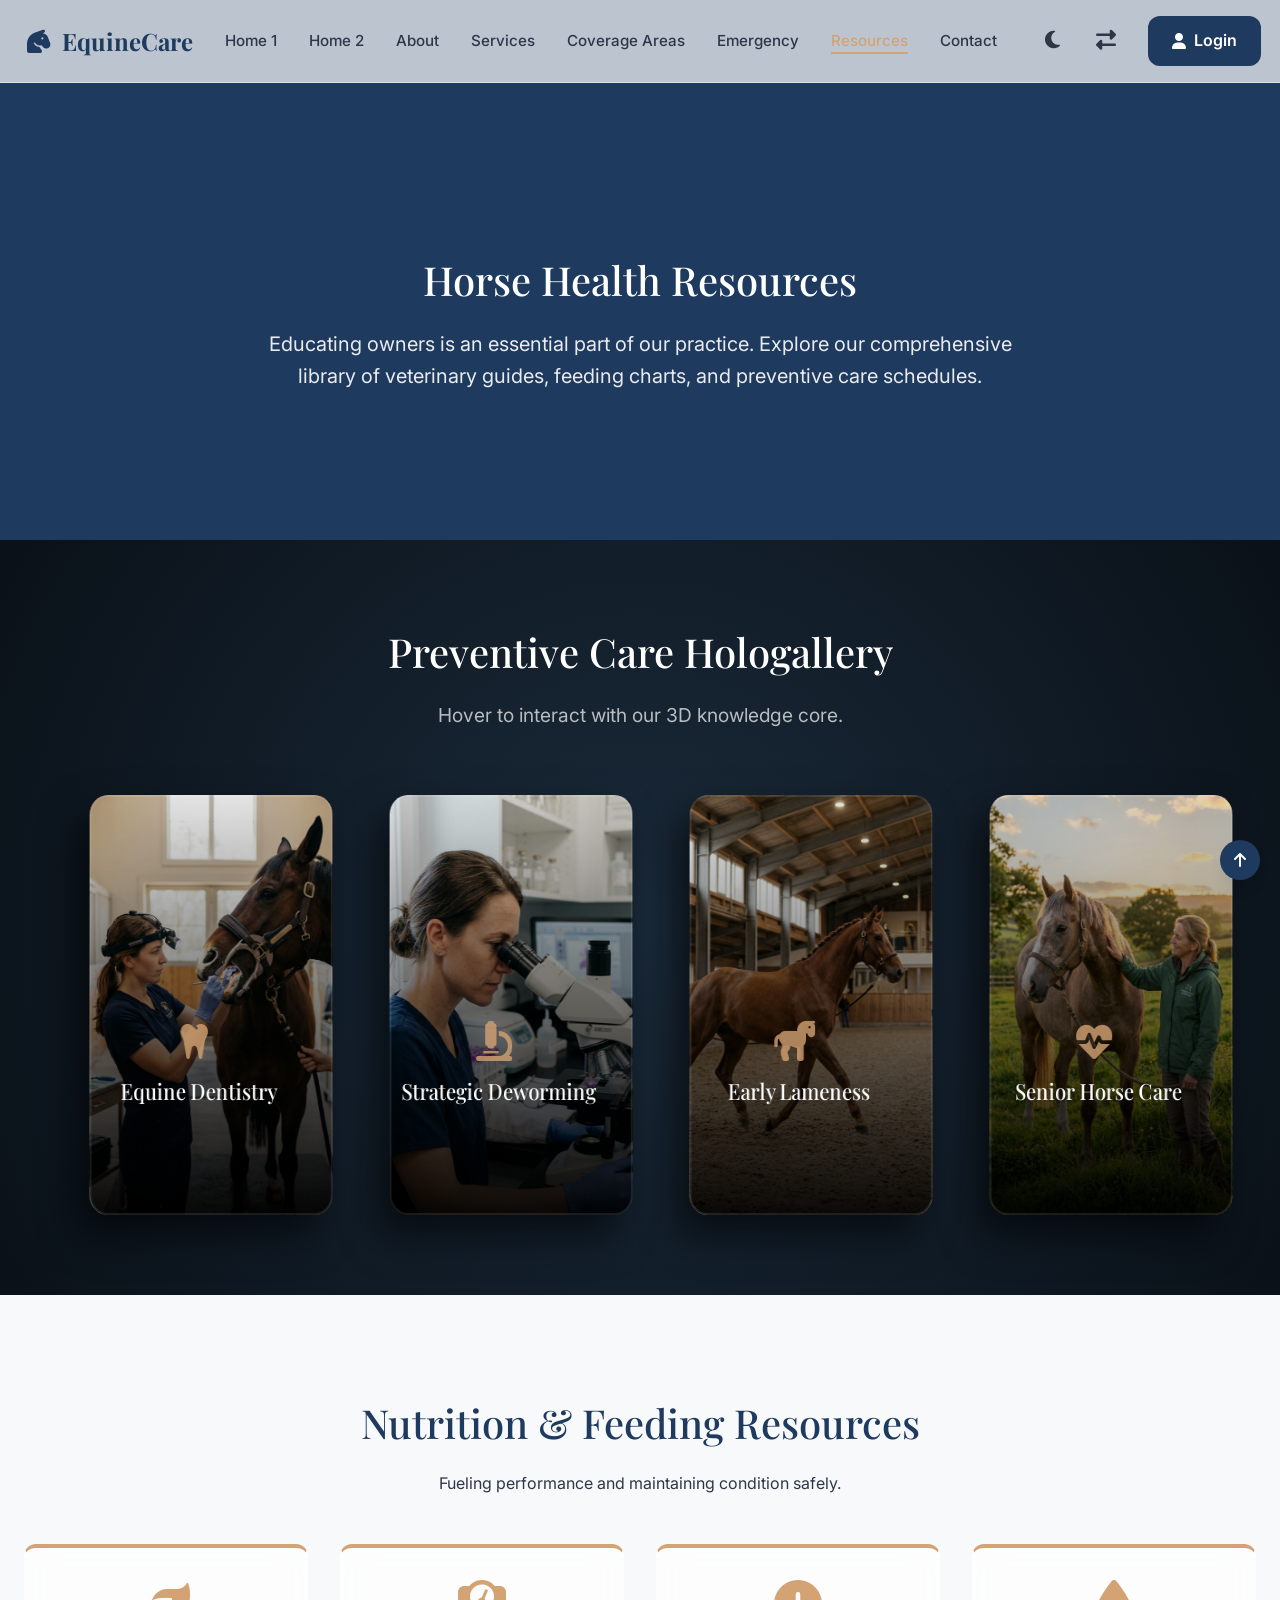
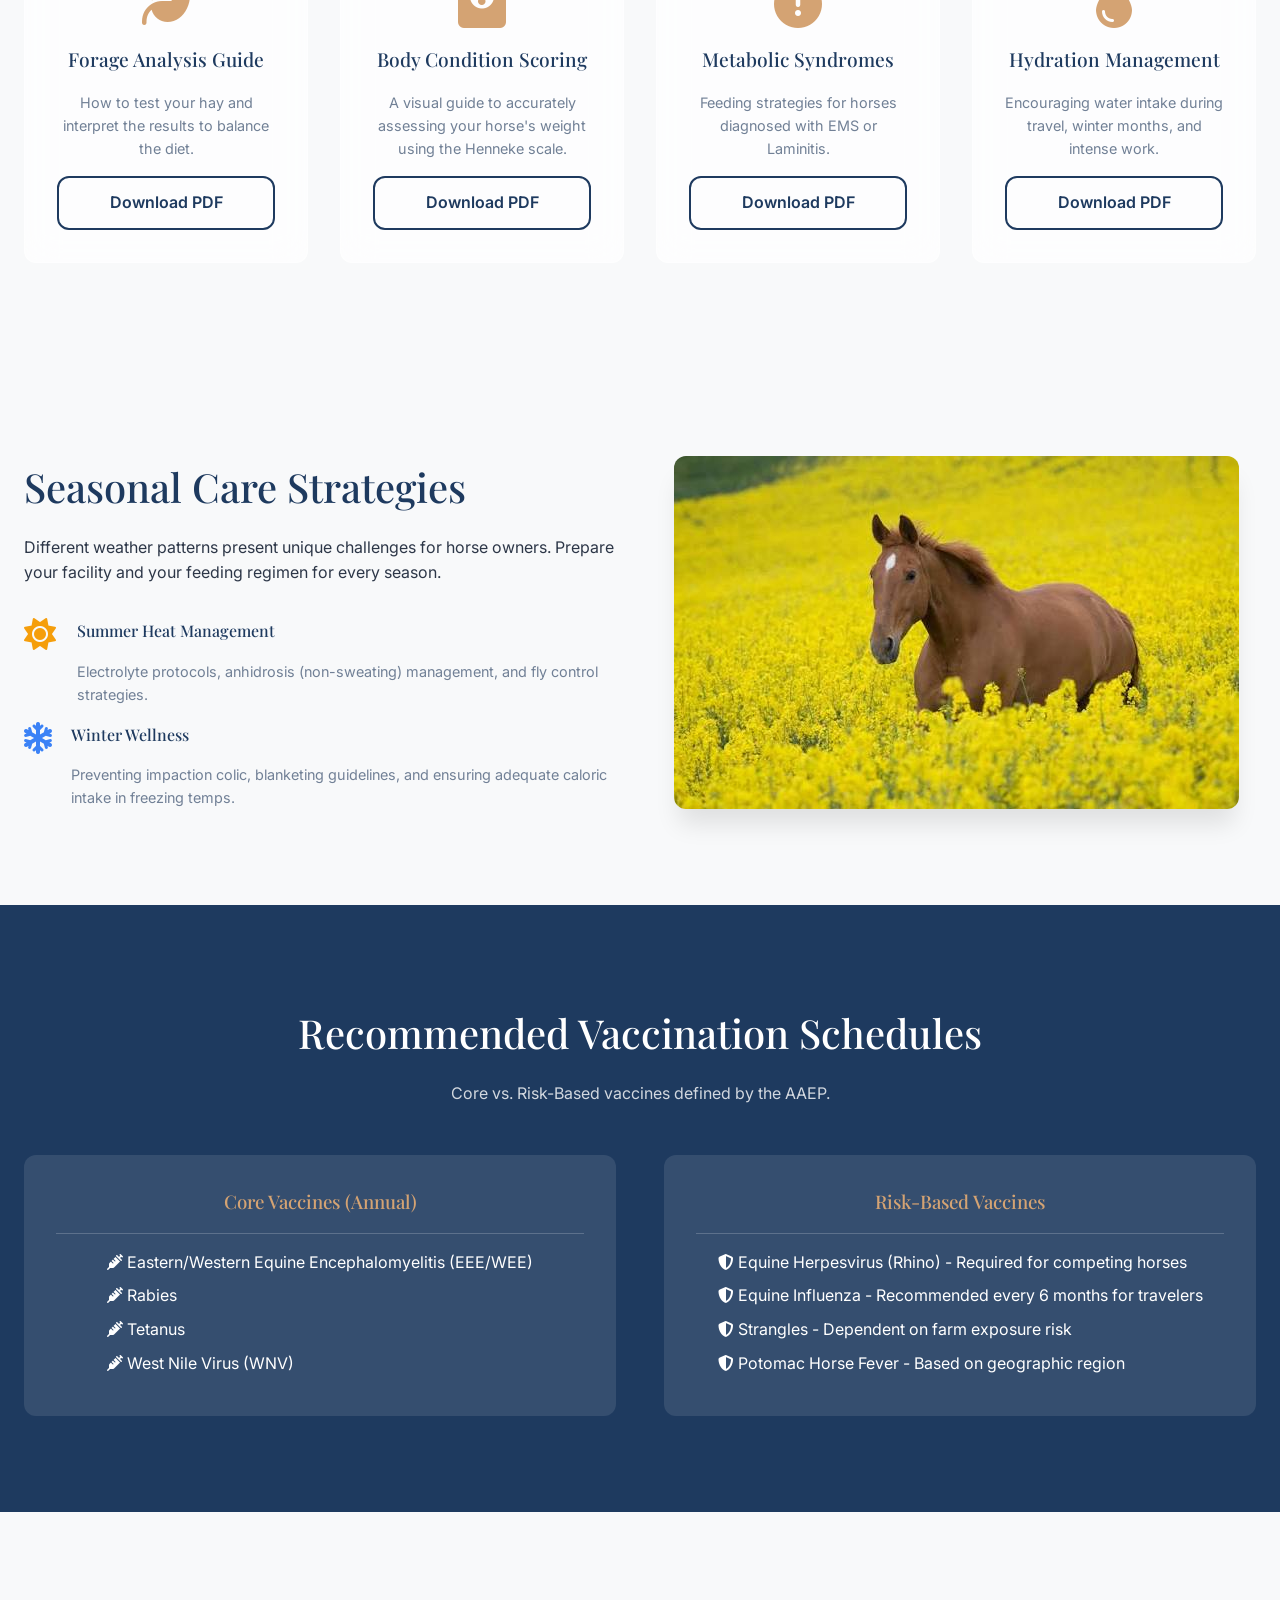
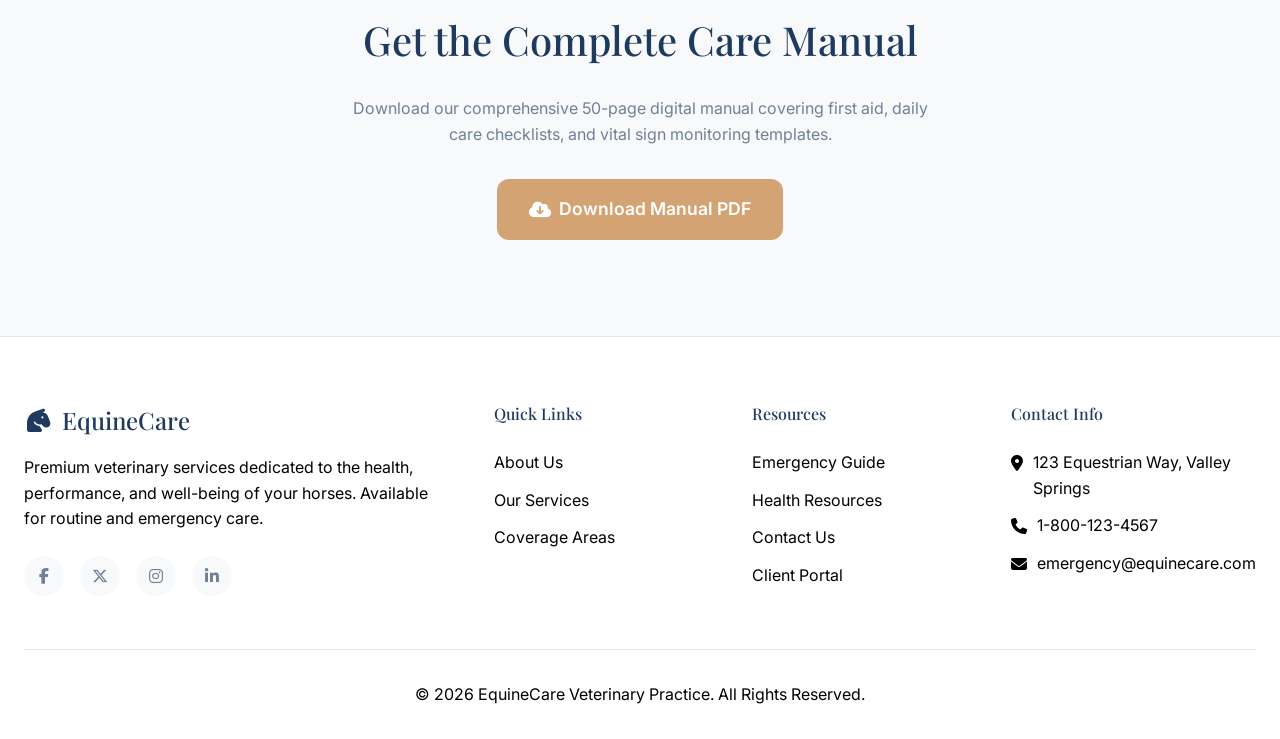
<file: horse-health-resources.html>
<!DOCTYPE html>
<html lang="en" dir="ltr" data-theme="light">

<head>
    <meta charset="UTF-8">
    <meta name="viewport" content="width=device-width, initial-scale=1.0">
    <title>Horse Health Resources | EquineCare</title>

    <link rel="stylesheet" href="assets/css/style.css">
    <link rel="stylesheet" href="assets/css/dark-mode.css">
    <link rel="stylesheet" href="assets/css/rtl.css">
    <link rel="stylesheet" href="https://cdnjs.cloudflare.com/ajax/libs/font-awesome/6.5.1/css/all.min.css">
    <link rel="icon" type="image/png" href="assets/images/favicon_ai.png">
</head>

<body>

    <!-- Navbar -->
    <nav class="navbar">
        <div class="container nav-container">
            <a href="index.html" class="logo">
                <i class="fas fa-horse-head"></i> EquineCare
            </a>

            <div class="nav-links">
                <a href="index.html">Home 1</a>
                <a href="home-2.html">Home 2</a>
                <a href="about.html">About</a>
                <a href="services.html">Services</a>
                <a href="coverage-areas.html">Coverage Areas</a>
                <a href="emergency-care.html">Emergency</a>
                <a href="horse-health-resources.html" style="color: var(--secondary);">Resources</a>
                <a href="contact.html">Contact</a>

                <div class="nav-actions">
                    <button class="theme-toggle"><i class="fas fa-moon"></i></button>
                    <button class="rtl-toggle"><i class="fas fa-exchange-alt"></i></button>
                    <a href="login.html" class="btn btn-primary"><i class="fas fa-user"></i> Login</a>
                </div>
            </div>
            <button class="hamburger"><i class="fas fa-bars"></i></button>
        </div>
    </nav>

    <!-- Hero Section -->
    <header class="hero" style="min-height: 60vh; padding-top: 100px; background: var(--primary);">
        <div class="container text-center reveal">
            <h1 style="color: white;">Horse Health Resources</h1>
            <p style="color: rgba(255,255,255,0.9); font-size: 1.25rem; max-width: 800px; margin: 0 auto;">Educating
                owners is an essential part of our practice. Explore our comprehensive library of veterinary guides,
                feeding charts, and preventive care schedules.</p>
        </div>
    </header>

    <style>
        .knowledge-core-container {
            padding: 5rem 0;
            background: radial-gradient(circle at center, #1a2a3a 0%, #0a1118 100%);
            overflow: hidden;
            color: white;
            perspective: 1500px;
        }

        .knowledge-core-title {
            text-align: center;
            margin-bottom: 4rem;
            transform: translateZ(50px);
        }

        .kc-gallery {
            display: flex;
            justify-content: center;
            gap: 2rem;
            transform-style: preserve-3d;
            padding: 0 2rem;
        }

        .kc-item {
            position: relative;
            width: 280px;
            height: 420px;
            transform-style: preserve-3d;
            transform: rotateY(-25deg) translateZ(-50px);
            transition: all 0.6s cubic-bezier(0.25, 0.8, 0.25, 1);
            cursor: pointer;
            border-radius: 20px;
            box-shadow: -15px 20px 40px rgba(0, 0, 0, 0.6);
        }

        .kc-item::after {
            content: '';
            position: absolute;
            inset: 0;
            border-radius: 20px;
            box-shadow: inset 0 0 0 2px rgba(255, 255, 255, 0.1);
            pointer-events: none;
        }

        .kc-item:hover {
            transform: rotateY(0deg) translateZ(80px);
            z-index: 20;
            box-shadow: 0 30px 60px rgba(0, 0, 0, 0.8), 0 0 40px rgba(11, 142, 146, 0.4);
        }

        .kc-gallery:has(.kc-item:hover) .kc-item:not(:hover) {
            transform: rotateY(-35deg) translateZ(-150px) scale(0.85);
            filter: brightness(0.4) blur(3px);
        }

        .kc-bg {
            position: absolute;
            inset: 0;
            border-radius: 20px;
            background-size: cover;
            background-position: center;
            backface-visibility: hidden;
        }

        .kc-overlay {
            position: absolute;
            inset: 0;
            background: linear-gradient(to top, rgba(0, 0, 0, 0.95) 0%, rgba(0, 0, 0, 0.6) 40%, rgba(0, 0, 0, 0.1) 100%);
            border-radius: 20px;
            display: flex;
            flex-direction: column;
            justify-content: flex-end;
            align-items: center;
            text-align: center;
            padding: 2.5rem 1.5rem;
            transition: all 0.4s;
            transform-style: preserve-3d;
        }

        .kc-item:hover .kc-overlay {
            background: linear-gradient(to top, rgba(0, 0, 0, 0.95) 0%, rgba(0, 0, 0, 0.8) 60%, rgba(0, 0, 0, 0.4) 100%);
        }

        .kc-icon {
            font-size: 2.5rem;
            color: var(--secondary);
            margin-bottom: 1rem;
            transform: translateZ(40px);
            opacity: 0.8;
            transition: all 0.4s;
        }

        .kc-item:hover .kc-icon {
            transform: translateZ(60px) scale(1.1);
            opacity: 1;
        }

        .kc-title {
            font-size: 1.4rem;
            font-weight: bold;
            margin-bottom: 1rem;
            color: white;
            transform: translateZ(30px);
            line-height: 1.3;
        }

        .kc-desc {
            font-size: 0.95rem;
            color: rgba(255, 255, 255, 0.8);
            transform: translateZ(20px);
            opacity: 0;
            max-height: 0;
            overflow: hidden;
            transition: all 0.5s cubic-bezier(0.25, 0.8, 0.25, 1);
        }

        .kc-item:hover .kc-desc,
        .kc-item.active .kc-desc {
            opacity: 1;
            max-height: 150px;
            margin-bottom: 1.5rem;
        }

        .kc-btn {
            display: inline-block;
            background: var(--secondary);
            color: white;
            padding: 0.8rem 1.5rem;
            border-radius: 50px;
            text-decoration: none;
            font-weight: bold;
            font-size: 0.9rem;
            transform: translateZ(50px) translateY(20px);
            opacity: 0;
            transition: all 0.5s cubic-bezier(0.25, 0.8, 0.25, 1);
            text-align: center;
            border: 2px solid var(--secondary);
            position: relative;
            z-index: 100;
            pointer-events: auto;
        }

        .kc-item:hover .kc-btn,
        .kc-item.active .kc-btn {
            opacity: 1;
            transform: translateZ(50px) translateY(0);
        }

        .kc-btn:hover {
            background: white;
            color: var(--secondary);
        }

        @media (max-width: 1200px) {
            .kc-gallery {
                flex-wrap: wrap;
            }

            .kc-item {
                transform: none !important;
                margin-bottom: 2rem;
            }

            .kc-gallery:hover .kc-item:not(:hover) {
                transform: none !important;
                filter: none;
            }
        }

        @media (max-width: 1024px) {
            .kc-gallery {
                max-width: 700px;
                margin: 0 auto;
            }
        }
    </style>

    <!-- 3D Preventive Care Core -->
    <section class="knowledge-core-container">
        <div class="container">
            <div class="knowledge-core-title reveal">
                <h2 style="color: white; font-size: 2.8rem; margin-bottom: 1rem;">Preventive Care Hologallery</h2>
                <p style="color: rgba(255,255,255,0.7); font-size: 1.2rem;">Hover to interact with our 3D knowledge
                    core.</p>
            </div>

            <div class="kc-gallery reveal">
                <!-- Item 1 -->
                <div class="kc-item">
                    <div class="kc-bg" style="background-image: url('assets/images/equine_dentistry_bg_1782298422161.png');">
                    </div>
                    <div class="kc-overlay">
                        <i class="fas fa-tooth kc-icon"></i>
                        <h3 class="kc-title">Equine Dentistry</h3>
                        <p class="kc-desc">Identify signs of dental pain and understand why routine floating is vital
                            for proper digestion and performance.</p>
                        <a href="#" class="kc-btn"><i class="fas fa-book-open"></i> Read Guide</a>
                    </div>
                </div>

                <!-- Item 2 -->
                <div class="kc-item">
                    <div class="kc-bg" style="background-image: url('assets/images/strategic_deworming_bg_1782298455161.png');">
                    </div>
                    <div class="kc-overlay">
                        <i class="fas fa-microscope kc-icon"></i>
                        <h3 class="kc-title">Strategic Deworming</h3>
                        <p class="kc-desc">Move past rotational deworming. Learn how targeted fecal egg counts protect
                            your horse and reduce drug resistance.</p>
                        <a href="#" class="kc-btn"><i class="fas fa-book-open"></i> Read Guide</a>
                    </div>
                </div>

                <!-- Item 3 -->
                <div class="kc-item">
                    <div class="kc-bg" style="background-image: url('assets/images/early_lameness_bg_1782298469037.png');">
                    </div>
                    <div class="kc-overlay">
                        <i class="fas fa-horse kc-icon"></i>
                        <h3 class="kc-title">Early Lameness</h3>
                        <p class="kc-desc">A comprehensive guide to identifying subtle gait changes and asymmetry before
                            they develop into major injuries.</p>
                        <a href="#" class="kc-btn"><i class="fas fa-book-open"></i> Read Guide</a>
                    </div>
                </div>

                <!-- Item 4 -->
                <div class="kc-item">
                    <div class="kc-bg"
                        style="background-image: url('assets/images/senior_horse_bg_1782298482573.png');"></div>
                    <div class="kc-overlay">
                        <i class="fas fa-heartbeat kc-icon"></i>
                        <h3 class="kc-title">Senior Horse Care</h3>
                        <p class="kc-desc">Specialized considerations for managing arthritis, weight loss, and metabolic
                            conditions like Cushing's disease.</p>
                        <a href="#" class="kc-btn"><i class="fas fa-book-open"></i> Read Guide</a>
                    </div>
                </div>
            </div>
        </div>
    </section>

    <script>
        document.addEventListener('DOMContentLoaded', () => {
            const kcItems = document.querySelectorAll('.kc-item');
            kcItems.forEach(item => {
                item.addEventListener('click', () => {
                    // Close others (optional, but good for UX)
                    kcItems.forEach(other => {
                        if (other !== item) other.classList.remove('active');
                    });
                    item.classList.toggle('active');
                });
            });
        });
    </script>

    <!-- Nutrition & Feeding Resources (4 Cards) -->
    <section class="section-padding" style="background: var(--bg-light);">
        <div class="container text-center reveal">
            <h2>Nutrition & Feeding Resources</h2>
            <p class="mb-3">Fueling performance and maintaining condition safely.</p>

            <div class="grid-4">
                <div class="glass-card" style="border-top: 4px solid var(--secondary);">
                    <i class="fas fa-leaf fa-3x mb-1" style="color: var(--secondary);"></i>
                    <h3 style="font-size: 1.2rem;">Forage Analysis Guide</h3>
                    <p style="font-size: 0.9rem; color: var(--text-muted); margin-bottom: 1rem;">How to test your hay
                        and interpret the results to balance the diet.</p>
                    <a href="#" class="btn btn-outline" style="width: 100%;">Download PDF</a>
                </div>
                <div class="glass-card" style="border-top: 4px solid var(--secondary);">
                    <i class="fas fa-weight fa-3x mb-1" style="color: var(--secondary);"></i>
                    <h3 style="font-size: 1.2rem;">Body Condition Scoring</h3>
                    <p style="font-size: 0.9rem; color: var(--text-muted); margin-bottom: 1rem;">A visual guide to
                        accurately assessing your horse's weight using the Henneke scale.</p>
                    <a href="#" class="btn btn-outline" style="width: 100%;">Download PDF</a>
                </div>
                <div class="glass-card" style="border-top: 4px solid var(--secondary);">
                    <i class="fas fa-exclamation-circle fa-3x mb-1" style="color: var(--secondary);"></i>
                    <h3 style="font-size: 1.2rem;">Metabolic Syndromes</h3>
                    <p style="font-size: 0.9rem; color: var(--text-muted); margin-bottom: 1rem;">Feeding strategies for
                        horses diagnosed with EMS or Laminitis.</p>
                    <a href="#" class="btn btn-outline" style="width: 100%;">Download PDF</a>
                </div>
                <div class="glass-card" style="border-top: 4px solid var(--secondary);">
                    <i class="fas fa-tint fa-3x mb-1" style="color: var(--secondary);"></i>
                    <h3 style="font-size: 1.2rem;">Hydration Management</h3>
                    <p style="font-size: 0.9rem; color: var(--text-muted); margin-bottom: 1rem;">Encouraging water
                        intake during travel, winter months, and intense work.</p>
                    <a href="#" class="btn btn-outline" style="width: 100%;">Download PDF</a>
                </div>
            </div>
        </div>
    </section>

    <!-- Seasonal Horse Care -->
    <section class="section-padding">
        <div class="container grid-2 align-items-center">
            <div class="reveal">
                <h2>Seasonal Care Strategies</h2>
                <p class="mb-2">Different weather patterns present unique challenges for horse owners. Prepare your
                    facility and your feeding regimen for every season.</p>
                <div style="display: flex; flex-direction: column; gap: 1rem;">
                    <div style="display: flex; gap: 1rem; align-items: flex-start;">
                        <i class="fas fa-sun fa-2x" style="color: #f59e0b; width: 40px;"></i>
                        <div>
                            <h4>Summer Heat Management</h4>
                            <p style="color: var(--text-muted); font-size: 0.9rem;">Electrolyte protocols, anhidrosis
                                (non-sweating) management, and fly control strategies.</p>
                        </div>
                    </div>
                    <div style="display: flex; gap: 1rem; align-items: flex-start;">
                        <i class="fas fa-snowflake fa-2x" style="color: #3b82f6; width: 40px;"></i>
                        <div>
                            <h4>Winter Wellness</h4>
                            <p style="color: var(--text-muted); font-size: 0.9rem;">Preventing impaction colic,
                                blanketing guidelines, and ensuring adequate caloric intake in freezing temps.</p>
                        </div>
                    </div>
                </div>
            </div>
            <div class="reveal">
                <img src="assets/images/Seasonal Care Strategies.png" alt="Seasonal Care"
                    style="display: block; margin: 0 auto; border-radius: var(--radius); box-shadow: var(--shadow-lg); max-width: 100%; height: auto;"
                    loading="lazy">
            </div>
        </div>
    </section>

    <!-- Vaccination Schedules -->
    <section class="section-padding" style="background: var(--primary); color: white;">
        <div class="container text-center reveal">
            <h2 style="color: white;">Recommended Vaccination Schedules</h2>
            <p style="color: rgba(255,255,255,0.8); margin-bottom: 3rem;">Core vs. Risk-Based vaccines defined by the
                AAEP.</p>

            <div class="grid-2 text-left" style="gap: 3rem;">
                <div style="background: rgba(255,255,255,0.1); padding: 2rem; border-radius: var(--radius);">
                    <h3 style="color: var(--secondary); border-bottom: 1px solid rgba(255,255,255,0.2); padding-bottom: 1rem; margin-bottom: 1rem;">
                        Core Vaccines (Annual)</h3>
                    <ul style="color: white; list-style: none; padding: 0; display: inline-block; text-align: start;">
                        <li style="margin-bottom: 0.5rem;"><i class="fas fa-syringe text-secondary"></i> Eastern/Western
                            Equine Encephalomyelitis (EEE/WEE)</li>
                        <li style="margin-bottom: 0.5rem;"><i class="fas fa-syringe text-secondary"></i> Rabies</li>
                        <li style="margin-bottom: 0.5rem;"><i class="fas fa-syringe text-secondary"></i> Tetanus</li>
                        <li style="margin-bottom: 0.5rem;"><i class="fas fa-syringe text-secondary"></i> West Nile Virus
                            (WNV)</li>
                    </ul>
                </div>
                <div style="background: rgba(255,255,255,0.1); padding: 2rem; border-radius: var(--radius);">
                    <h3 style="color: var(--secondary); border-bottom: 1px solid rgba(255,255,255,0.2); padding-bottom: 1rem; margin-bottom: 1rem;">
                        Risk-Based Vaccines</h3>
                    <ul style="color: white; list-style: none; padding: 0; display: inline-block; text-align: start;">
                        <li style="margin-bottom: 0.5rem;"><i class="fas fa-shield-alt text-secondary"></i> Equine
                            Herpesvirus (Rhino) - Required for competing horses</li>
                        <li style="margin-bottom: 0.5rem;"><i class="fas fa-shield-alt text-secondary"></i> Equine
                            Influenza - Recommended every 6 months for travelers</li>
                        <li style="margin-bottom: 0.5rem;"><i class="fas fa-shield-alt text-secondary"></i> Strangles -
                            Dependent on farm exposure risk</li>
                        <li style="margin-bottom: 0.5rem;"><i class="fas fa-shield-alt text-secondary"></i> Potomac
                            Horse Fever - Based on geographic region</li>
                    </ul>
                </div>
            </div>
        </div>
    </section>

    <!-- Download Resources CTA -->
    <section class="section-padding text-center">
        <div class="container reveal">
            <h2 style="margin-bottom: 1.5rem;">Get the Complete Care Manual</h2>
            <p
                style="color: var(--text-muted); margin-bottom: 2rem; max-width: 600px; margin-left: auto; margin-right: auto;">
                Download our comprehensive 50-page digital manual covering first aid, daily care checklists, and vital
                sign monitoring templates.</p>
            <a href="#" class="btn btn-secondary" style="font-size: 1.1rem; padding: 1rem 2rem;">
                <i class="fas fa-cloud-download-alt"></i> Download Manual PDF
            </a>
        </div>
    </section>

    <!-- Footer -->
    <footer class="footer">
        <div class="container">
            <div class="footer-grid">
                <div class="footer-about">
                    <h3><i class="fas fa-horse-head"></i> EquineCare</h3>
                    <p>Premium veterinary services dedicated to the health, performance, and well-being of your horses.
                        Available for routine and emergency care.</p>
                    <div class="social-links">
                        <a href="#"><i class="fab fa-facebook-f"></i></a>
                        <a href="#"><i class="fa-brands fa-x-twitter"></i></a>
                        <a href="#"><i class="fab fa-instagram"></i></a>
                        <a href="#"><i class="fab fa-linkedin-in"></i></a>
                    </div>
                </div>

                <div class="footer-links">
                    <h4>Quick Links</h4>
                    <ul>
                        <li><a href="about.html">About Us</a></li>
                        <li><a href="services.html">Our Services</a></li>
                        <li><a href="coverage-areas.html">Coverage Areas</a></li>
                    </ul>
                </div>

                <div class="footer-links">
                    <h4>Resources</h4>
                    <ul>
                        <li><a href="emergency-care.html">Emergency Guide</a></li>
                        <li><a href="horse-health-resources.html">Health Resources</a></li>
                        <li><a href="contact.html">Contact Us</a></li>
                        <li><a href="login.html">Client Portal</a></li>
                    </ul>
                </div>

                <div class="footer-links">
                    <h4>Contact Info</h4>
                    <ul>
                        <li style="display: flex; gap: 10px;"><i class="fas fa-map-marker-alt"
                                style="margin-top: 5px;"></i> 123 Equestrian Way, Valley Springs</li>
                        <li style="display: flex; gap: 10px;"><i class="fas fa-phone" style="margin-top: 5px;"></i>
                            1-800-123-4567</li>
                        <li style="display: flex; gap: 10px;"><i class="fas fa-envelope" style="margin-top: 5px;"></i>
                            emergency@equinecare.com</li>
                    </ul>
                </div>
            </div>

            <div class="footer-bottom">
                <p>&copy; 2026 EquineCare Veterinary Practice. All Rights Reserved.</p>
            </div>
        </div>
    </footer>

    <!-- Back to Top -->
    <a href="#"
        style="position: fixed; bottom: 20px; right: 20px; background: var(--primary); color: white; width: 40px; height: 40px; display: flex; align-items: center; justify-content: center; border-radius: 50%; z-index: 1000; text-decoration: none; box-shadow: var(--shadow-md);">
        <i class="fas fa-arrow-up"></i>
    </a>

    <script src="assets/js/main.js"></script>
</body>

</html>
</file>
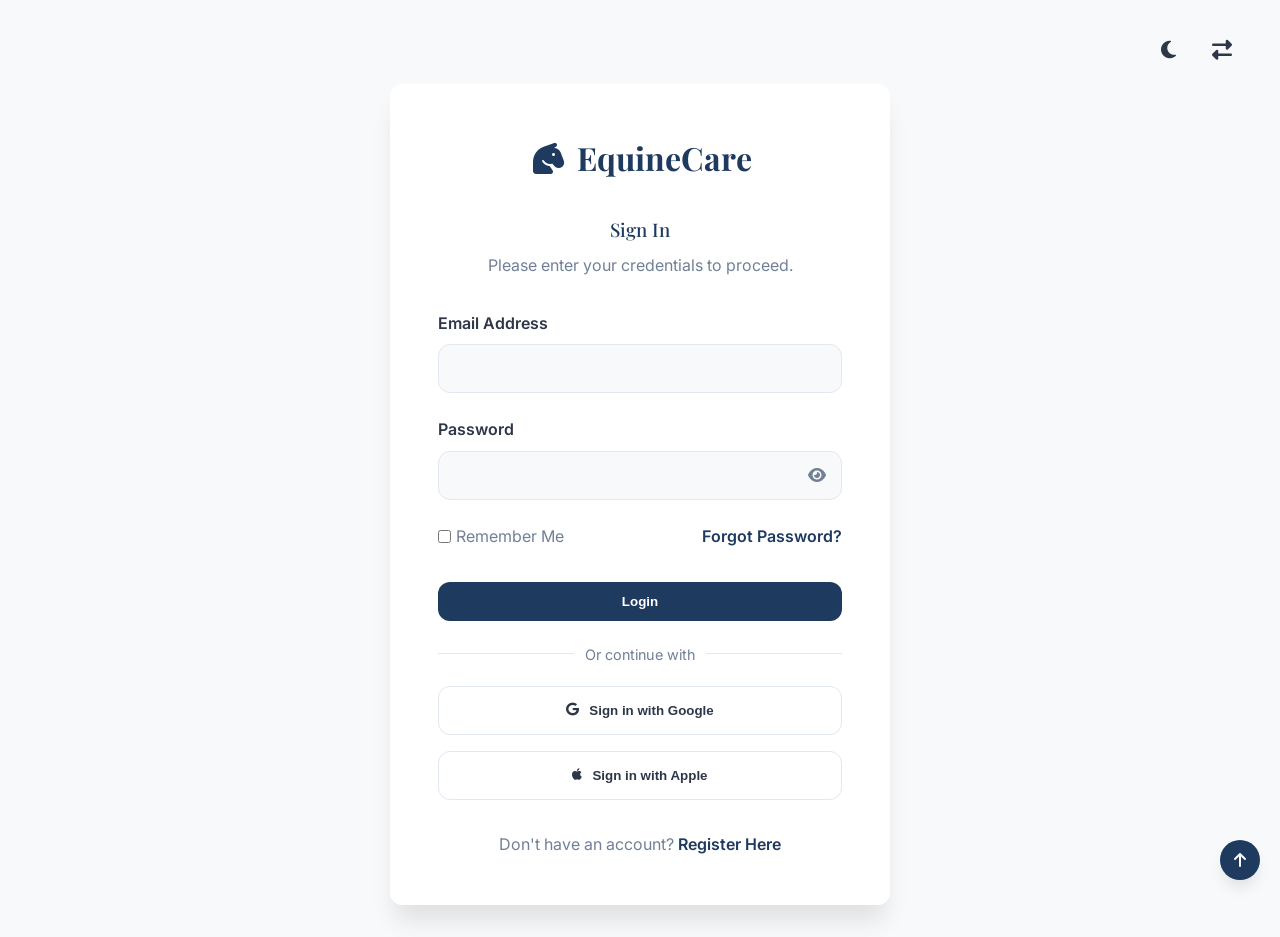
<file: login.html>
<!DOCTYPE html>
<html lang="en" dir="ltr" data-theme="light">

<head>
    <meta charset="UTF-8">
    <meta name="viewport" content="width=device-width, initial-scale=1.0">
    <title>Login | EquineCare</title>
    <link rel="stylesheet" href="assets/css/style.css">
    <link rel="stylesheet" href="assets/css/dark-mode.css">
    <link rel="stylesheet" href="assets/css/rtl.css">
    <link rel="stylesheet" href="https://cdnjs.cloudflare.com/ajax/libs/font-awesome/6.5.1/css/all.min.css">
    <style>
        .auth-container {
            display: flex;
            flex-direction: column;
            min-height: 100vh;
            background: var(--bg-light);
            position: relative;
            padding: 2rem;
        }

        .auth-right {
            margin: auto;
            display: flex;
            align-items: center;
            justify-content: center;
            padding: 3rem;
            background: var(--bg-white);
            border-radius: var(--radius);
            box-shadow: var(--shadow-lg);
            width: 100%;
            max-width: 500px;
        }

        .auth-form-wrapper {
            width: 100%;
            max-width: 450px;
        }

        .auth-input {
            width: 100%;
            padding: 1rem;
            margin-bottom: 1.5rem;
            border: 1px solid var(--border);
            border-radius: var(--radius);
            background: var(--bg-light);
            color: var(--text-dark);
            transition: var(--transition);
        }

        .auth-input:focus {
            outline: none;
            border-color: var(--primary);
            box-shadow: 0 0 0 3px rgba(30, 58, 95, 0.2);
        }

        .social-btn {
            display: flex;
            align-items: center;
            justify-content: center;
            gap: 10px;
            width: 100%;
            padding: 1rem;
            border: 1px solid var(--border);
            border-radius: var(--radius);
            background: transparent;
            color: var(--text-dark);
            cursor: pointer;
            transition: var(--transition);
            margin-bottom: 1rem;
            font-weight: 600;
        }

        .social-btn:hover {
            background: var(--bg-light);
            border-color: var(--text-muted);
        }

        .social-btn.google {
            color: #db4437;
        }

        .social-btn.apple {
            color: var(--text-dark);
        }

        @media (max-width: 768px) {
            .top-right-toggles {
                top: 1rem !important;
                right: 1rem !important;
            }

            .auth-options {
                white-space: nowrap;
                font-size: 0.75rem;
                gap: 0.3rem;
            }

            .auth-options a,
            .auth-options label {
                font-size: 0.75rem;
            }

            .or-continue {
                white-space: nowrap;
                font-size: 0.8rem !important;
                padding: 0 5px !important;
            }
        }
    </style>
    <link rel="icon" type="image/png" href="assets/images/favicon_ai.png">
</head>

<body>

    <div class="auth-container">
        <!-- Theme & RTL Buttons -->
        <div class="top-right-toggles"
            style="align-self: flex-end; margin-bottom: 1rem; display: flex; gap: 0.25rem; z-index: 50;">
            <button class="theme-toggle btn btn-outline"><i
                    class="fas fa-moon"></i></button>
            <button class="rtl-toggle btn btn-outline"><i
                    class="fas fa-exchange-alt"></i></button>
        </div>

        <!-- Right Side: Login Form -->
        <div class="auth-right">
            <div class="auth-form-wrapper">
                <div style="text-align: center; margin-bottom: 2rem;">
                    <a href="index.html" class="logo" style="justify-content: center; font-size: 2rem;">
                        <i class="fas fa-horse-head"></i> EquineCare
                    </a>
                </div>
                <div style="text-align: center;">
                    <h3 style="margin-bottom: 0.5rem;">Sign In</h3>
                    <p style="color: var(--text-muted); margin-bottom: 2rem;">Please enter your credentials to proceed.
                    </p>
                </div>

                <form action="#" method="POST">
                    <label style="font-weight: 600; margin-bottom: 0.5rem; display: block;">Email Address</label>
                    <input type="email" class="auth-input" placeholder="" required>

                    <label style="font-weight: 600; margin-bottom: 0.5rem; display: block;">Password</label>
                    <div style="position: relative; margin-bottom: 1.5rem;">
                        <input type="password" class="auth-input pwd-input" placeholder="" style="margin-bottom: 0;"
                            required>
                        <i class="fas fa-eye pwd-toggle"
                            style="position: absolute; right: 1rem; top: 50%; transform: translateY(-50%); cursor: pointer; color: var(--text-muted);"></i>
                    </div>

                    <div class="auth-options"
                        style="display: flex; justify-content: space-between; align-items: center; margin-bottom: 2rem;">
                        <label
                            style="display: flex; align-items: center; gap: 5px; cursor: pointer; color: var(--text-muted);">
                            <input type="checkbox"> Remember Me
                        </label>
                        <a href="#" style="color: var(--primary); font-weight: 600;">Forgot Password?</a>
                    </div>

                    <button type="submit" class="btn btn-primary"
                        style="width: 100%; margin-bottom: 2rem;">Login</button>
                </form>

                <div style="text-align: center; margin-bottom: 2rem; position: relative;">
                    <hr style="border: none; border-top: 1px solid var(--border);">
                    <span class="or-continue"
                        style="position: absolute; top: -10px; left: 50%; transform: translateX(-50%); background: var(--bg-white); padding: 0 10px; color: var(--text-muted); font-size: 0.9rem;">Or
                        continue with</span>
                </div>

                <!-- Social Login Buttons -->
                <button class="social-btn"><i class="fab fa-google google"></i> Sign in with Google</button>
                <button class="social-btn"><i class="fab fa-apple apple"></i> Sign in with Apple</button>

                <p style="text-align: center; margin-top: 2rem; color: var(--text-muted);">
                    Don't have an account? <a href="register.html"
                        style="color: var(--primary); font-weight: 600;">Register Here</a>
                </p>
            </div>
        </div>
    </div>
    <script src="assets/js/main.js"></script>
    <script>
        document.querySelectorAll('.pwd-toggle').forEach(toggle => {
            toggle.addEventListener('click', function () {
                const input = this.previousElementSibling;
                if (input.type === 'password') {
                    input.type = 'text';
                    this.classList.remove('fa-eye');
                    this.classList.add('fa-eye-slash');
                } else {
                    input.type = 'password';
                    this.classList.remove('fa-eye-slash');
                    this.classList.add('fa-eye');
                }
            });
        });
    </script>
    <!-- Back to Top -->
    <a href="#"
        style="position: fixed; bottom: 20px; right: 20px; background: var(--primary); color: white; width: 40px; height: 40px; display: flex; align-items: center; justify-content: center; border-radius: 50%; z-index: 1000; text-decoration: none; box-shadow: var(--shadow-md);">
        <i class="fas fa-arrow-up"></i>
    </a>
</body>

</html>
</file>
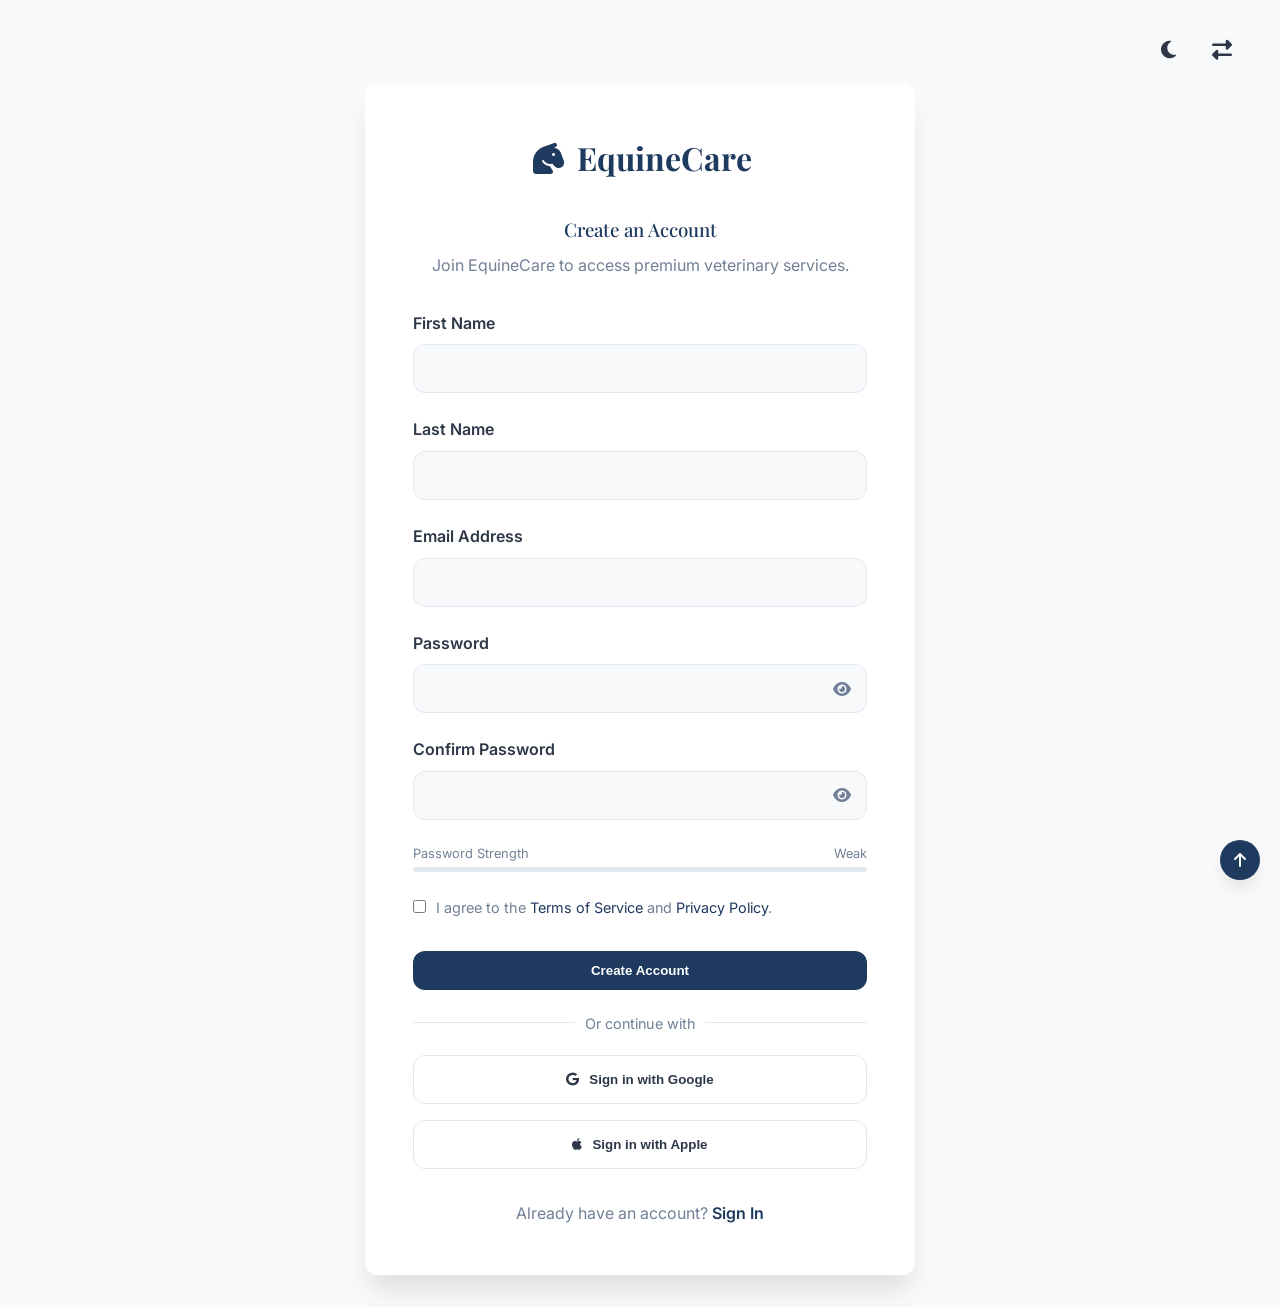
<file: register.html>
<!DOCTYPE html>
<html lang="en" dir="ltr" data-theme="light">

<head>
    <meta charset="UTF-8">
    <meta name="viewport" content="width=device-width, initial-scale=1.0">
    <title>Register | EquineCare</title>
    <link rel="stylesheet" href="assets/css/style.css">
    <link rel="stylesheet" href="assets/css/dark-mode.css">
    <link rel="stylesheet" href="assets/css/rtl.css">
    <link rel="stylesheet" href="https://cdnjs.cloudflare.com/ajax/libs/font-awesome/6.5.1/css/all.min.css">
    <style>
        .auth-container {
            display: flex;
            flex-direction: column;
            min-height: 100vh;
            background: var(--bg-light);
            position: relative;
            padding: 2rem;
        }

        .auth-left {
            margin: auto;
            display: flex;
            align-items: center;
            justify-content: center;
            padding: 3rem;
            background: var(--bg-white);
            border-radius: var(--radius);
            box-shadow: var(--shadow-lg);
            width: 100%;
            max-width: 550px;
        }

        .auth-form-wrapper {
            width: 100%;
            max-width: 500px;
        }

        .auth-input {
            width: 100%;
            padding: 1rem;
            margin-bottom: 0.5rem;
            border: 1px solid var(--border);
            border-radius: var(--radius);
            background: var(--bg-light);
            color: var(--text-dark);
            transition: var(--transition);
        }

        .auth-input:focus {
            outline: none;
            border-color: var(--primary);
            box-shadow: 0 0 0 3px rgba(30, 58, 95, 0.2);
        }

        .strength-meter {
            height: 5px;
            background: #e2e8f0;
            border-radius: 5px;
            margin-bottom: 1.5rem;
            overflow: hidden;
            display: flex;
        }

        .strength-bar {
            height: 100%;
            transition: 0.3s;
            width: 0%;
        }

        .strength-bar.weak {
            background: #dc3545;
            width: 33%;
        }

        .strength-bar.medium {
            background: #ffc107;
            width: 66%;
        }

        .strength-bar.strong {
            background: #28a745;
            width: 100%;
        }

        .social-btn {
            display: flex;
            align-items: center;
            justify-content: center;
            gap: 10px;
            width: 100%;
            padding: 1rem;
            border: 1px solid var(--border);
            border-radius: var(--radius);
            background: transparent;
            color: var(--text-dark);
            cursor: pointer;
            transition: var(--transition);
            margin-bottom: 1rem;
            font-weight: 600;
        }

        .social-btn:hover {
            background: var(--bg-light);
            border-color: var(--text-muted);
        }

        .social-btn.google {
            color: #db4437;
        }

        .social-btn.apple {
            color: var(--text-dark);
        }

        @media (max-width: 768px) {
            .or-continue {
                white-space: nowrap;
                font-size: 0.8rem !important;
                padding: 0 5px !important;
            }
        }
    </style>
    <link rel="icon" type="image/png" href="assets/images/favicon_ai.png">
</head>

<body>

    <div class="auth-container">
        <!-- Theme & RTL Buttons -->
        <div class="top-right-toggles"
            style="align-self: flex-end; margin-bottom: 1rem; display: flex; gap: 0.25rem; z-index: 50;">
            <button class="theme-toggle btn btn-outline"><i
                    class="fas fa-moon"></i></button>
            <button class="rtl-toggle btn btn-outline"><i
                    class="fas fa-exchange-alt"></i></button>
        </div>

        <!-- Left Side: Register Form -->
        <div class="auth-left">
            <div class="auth-form-wrapper">
                <div style="text-align: center; margin-bottom: 2rem;">
                    <a href="index.html" class="logo" style="justify-content: center; font-size: 2rem;">
                        <i class="fas fa-horse-head"></i> EquineCare
                    </a>
                </div>
                <div style="text-align: center;">
                    <h3 style="margin-bottom: 0.5rem;">Create an Account</h3>
                    <p style="color: var(--text-muted); margin-bottom: 2rem;">Join EquineCare to access premium
                        veterinary services.</p>
                </div>

                <form action="#" method="POST" id="registerForm">
                    <label style="font-weight: 600; margin-bottom: 0.5rem; display: block;">First Name</label>
                    <input type="text" class="auth-input" placeholder="" style="margin-bottom: 1.5rem;" required>

                    <label style="font-weight: 600; margin-bottom: 0.5rem; display: block;">Last Name</label>
                    <input type="text" class="auth-input" placeholder="" style="margin-bottom: 1.5rem;" required>

                    <label style="font-weight: 600; margin-bottom: 0.5rem; display: block;">Email Address</label>
                    <input type="email" class="auth-input" placeholder="" style="margin-bottom: 1.5rem;" required>

                    <label style="font-weight: 600; margin-bottom: 0.5rem; display: block;">Password</label>
                    <div style="position: relative; margin-bottom: 1.5rem;">
                        <input type="password" class="auth-input pwd-input" id="pwd" placeholder=""
                            style="margin-bottom: 0;" required>
                        <i class="fas fa-eye pwd-toggle"
                            style="position: absolute; right: 1rem; top: 50%; transform: translateY(-50%); cursor: pointer; color: var(--text-muted);"></i>
                    </div>

                    <label style="font-weight: 600; margin-bottom: 0.5rem; display: block;">Confirm Password</label>
                    <div style="position: relative; margin-bottom: 1.5rem;">
                        <input type="password" class="auth-input pwd-input" placeholder="" style="margin-bottom: 0;"
                            required>
                        <i class="fas fa-eye pwd-toggle"
                            style="position: absolute; right: 1rem; top: 50%; transform: translateY(-50%); cursor: pointer; color: var(--text-muted);"></i>
                    </div>

                    <!-- Password Strength Meter -->
                    <div
                        style="display: flex; justify-content: space-between; font-size: 0.8rem; margin-bottom: 0.2rem; color: var(--text-muted);">
                        <span>Password Strength</span>
                        <span id="strengthText">Weak</span>
                    </div>
                    <div class="strength-meter">
                        <div class="strength-bar" id="strengthBar"></div>
                    </div>

                    <label
                        style="display: flex; align-items: flex-start; gap: 10px; cursor: pointer; color: var(--text-muted); margin-bottom: 2rem; font-size: 0.9rem;">
                        <input type="checkbox" required style="margin-top: 4px;">
                        <span>I agree to the <a href="#" style="color: var(--primary);">Terms of Service</a> and <a
                                href="#" style="color: var(--primary);">Privacy Policy</a>.</span>
                    </label>

                    <button type="submit" class="btn btn-primary" style="width: 100%; margin-bottom: 2rem;">Create
                        Account</button>
                </form>

                <div style="text-align: center; margin-bottom: 2rem; position: relative;">
                    <hr style="border: none; border-top: 1px solid var(--border);">
                    <span class="or-continue"
                        style="position: absolute; top: -10px; left: 50%; transform: translateX(-50%); background: var(--bg-white); padding: 0 10px; color: var(--text-muted); font-size: 0.9rem;">Or
                        continue with</span>
                </div>

                <!-- Social Login Buttons -->
                <button class="social-btn"><i class="fab fa-google google"></i> Sign in with Google</button>
                <button class="social-btn"><i class="fab fa-apple apple"></i> Sign in with Apple</button>

                <p style="text-align: center; margin-top: 2rem; color: var(--text-muted);">
                    Already have an account? <a href="login.html" style="color: var(--primary); font-weight: 600;">Sign
                        In</a>
                </p>
            </div>
        </div>


    </div>

    <script src="assets/js/main.js"></script>
    <script>
        // Password Visibility Toggle
        document.querySelectorAll('.pwd-toggle').forEach(toggle => {
            toggle.addEventListener('click', function () {
                const input = this.previousElementSibling;
                if (input.type === 'password') {
                    input.type = 'text';
                    this.classList.remove('fa-eye');
                    this.classList.add('fa-eye-slash');
                } else {
                    input.type = 'password';
                    this.classList.remove('fa-eye-slash');
                    this.classList.add('fa-eye');
                }
            });
        });

        // Simple Password Strength validation
        const pwd = document.getElementById('pwd');
        const strengthBar = document.getElementById('strengthBar');
        const strengthText = document.getElementById('strengthText');

        pwd.addEventListener('input', () => {
            const val = pwd.value;
            let strength = 0;
            if (val.length > 5) strength += 1;
            if (val.length > 8 && /[0-9]/.test(val) && /[A-Z]/.test(val)) strength += 1;
            if (val.length > 10 && /[^A-Za-z0-9]/.test(val)) strength += 1;

            strengthBar.className = 'strength-bar';
            if (strength === 0 && val.length > 0) {
                strengthBar.classList.add('weak');
                strengthText.innerText = 'Weak';
                strengthText.style.color = '#dc3545';
            } else if (strength === 1) {
                strengthBar.classList.add('weak');
                strengthText.innerText = 'Weak';
                strengthText.style.color = '#dc3545';
            } else if (strength === 2) {
                strengthBar.classList.add('medium');
                strengthText.innerText = 'Medium';
                strengthText.style.color = '#ffc107';
            } else if (strength === 3) {
                strengthBar.classList.add('strong');
                strengthText.innerText = 'Strong';
                strengthText.style.color = '#28a745';
            } else {
                strengthText.innerText = '';
            }
        });
    </script>
    <!-- Back to Top -->
    <a href="#"
        style="position: fixed; bottom: 20px; right: 20px; background: var(--primary); color: white; width: 40px; height: 40px; display: flex; align-items: center; justify-content: center; border-radius: 50%; z-index: 1000; text-decoration: none; box-shadow: var(--shadow-md);">
        <i class="fas fa-arrow-up"></i>
    </a>
</body>

</html>
</file>
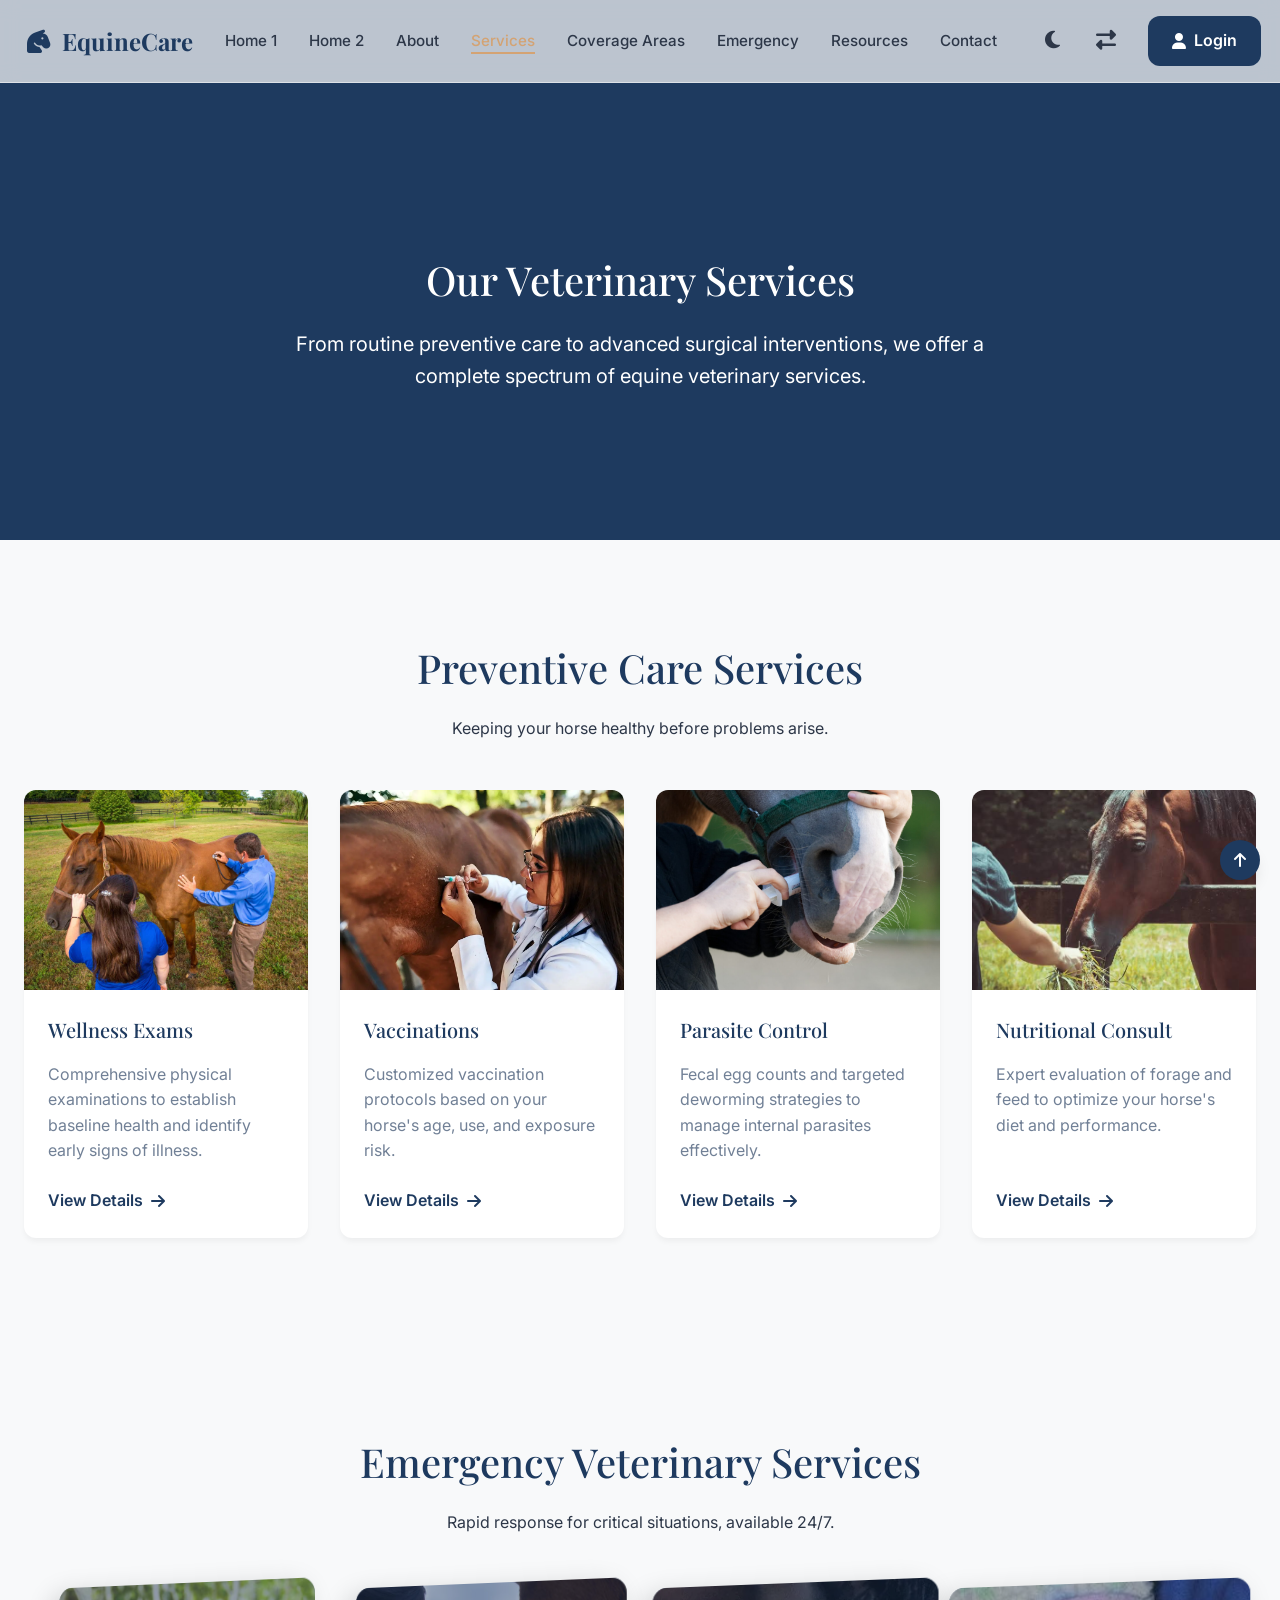
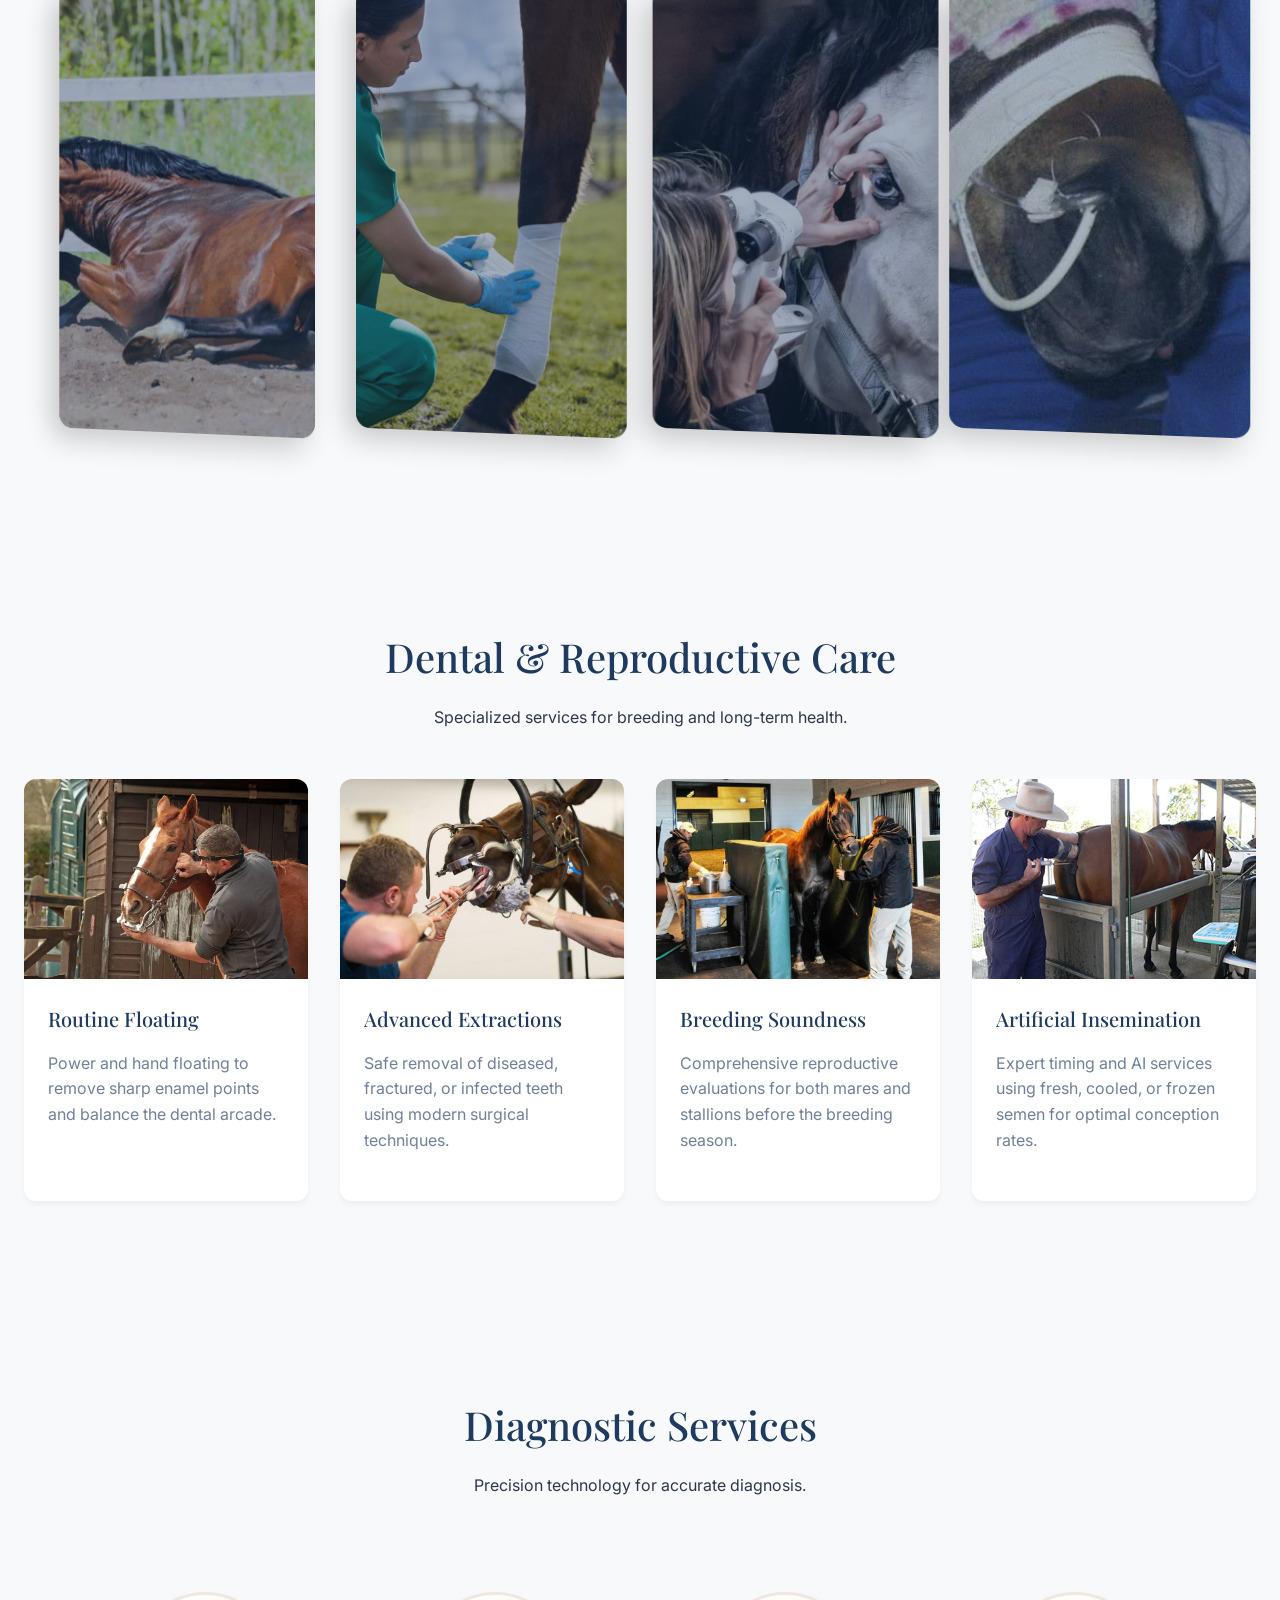
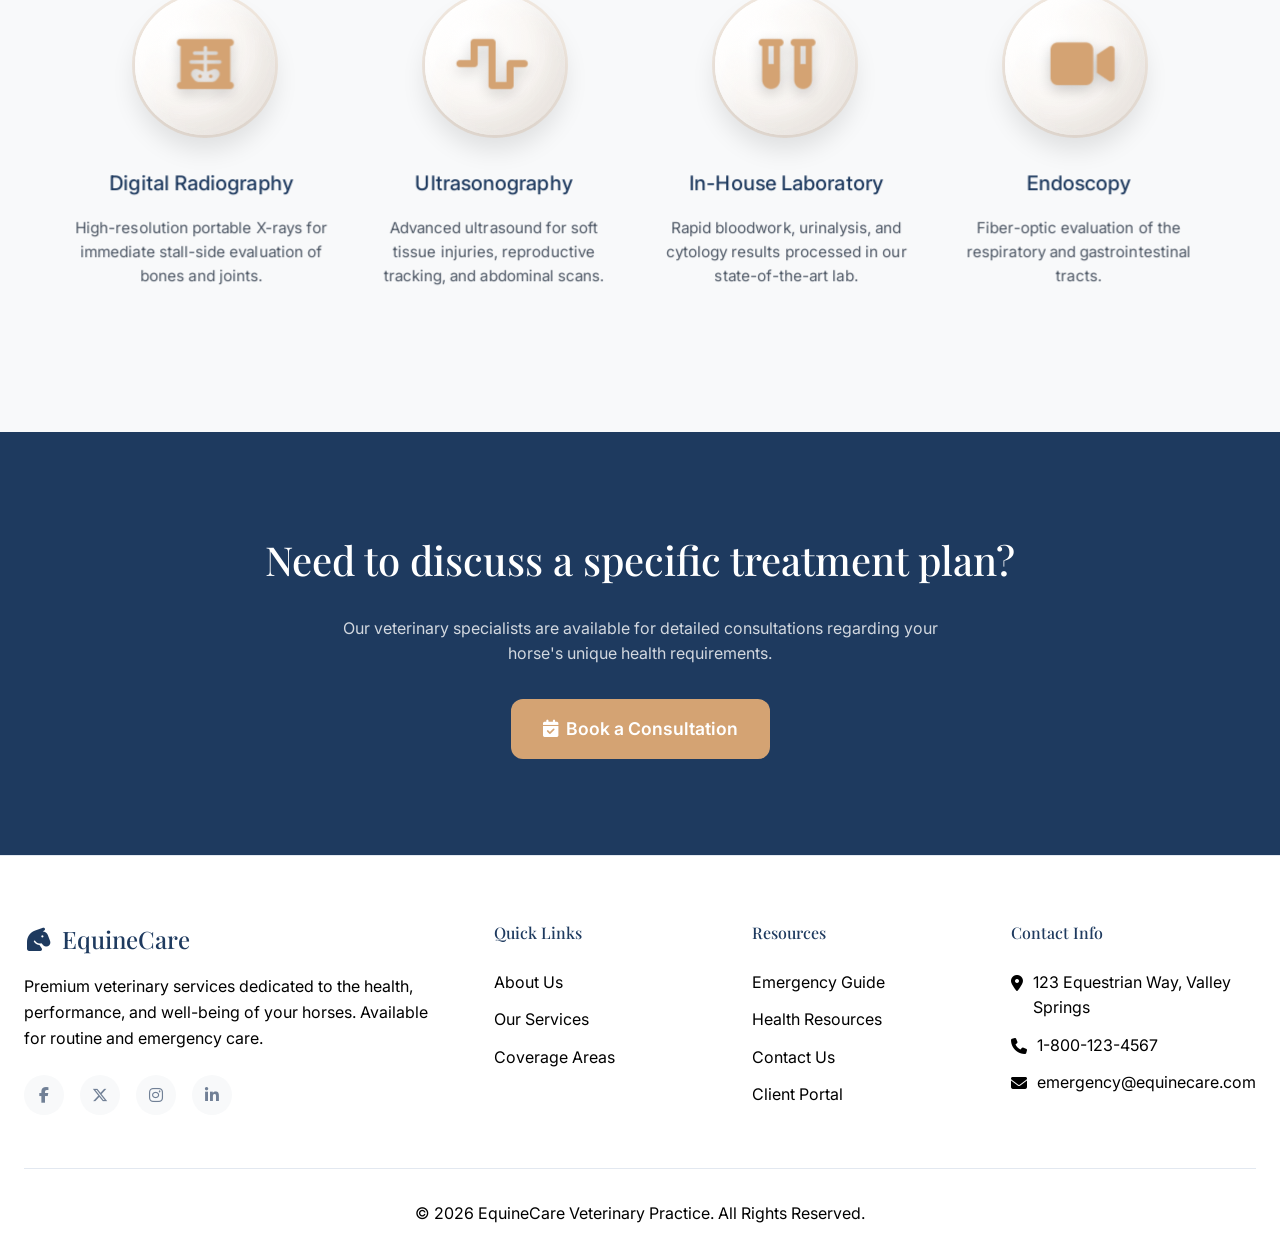
<file: services.html>
<!DOCTYPE html>
<html lang="en" dir="ltr" data-theme="light">

<head>
    <meta charset="UTF-8">
    <meta name="viewport" content="width=device-width, initial-scale=1.0">
    <title>Services | EquineCare Veterinary Practice</title>

    <link rel="stylesheet" href="assets/css/style.css">
    <link rel="stylesheet" href="assets/css/dark-mode.css">
    <link rel="stylesheet" href="assets/css/rtl.css">
    <link rel="stylesheet" href="https://cdnjs.cloudflare.com/ajax/libs/font-awesome/6.5.1/css/all.min.css">
    <link rel="icon" type="image/png" href="assets/images/favicon_ai.png">
</head>

<body>

    <!-- Navbar -->
    <nav class="navbar">
        <div class="container nav-container">
            <a href="index.html" class="logo">
                <i class="fas fa-horse-head"></i> EquineCare
            </a>

            <div class="nav-links">
                <a href="index.html">Home 1</a>
                <a href="home-2.html">Home 2</a>
                <a href="about.html">About</a>
                <a href="services.html" style="color: var(--secondary);">Services</a>
                <a href="coverage-areas.html">Coverage Areas</a>
                <a href="emergency-care.html">Emergency</a>
                <a href="horse-health-resources.html">Resources</a>
                <a href="contact.html">Contact</a>

                <div class="nav-actions">
                    <button class="theme-toggle"><i class="fas fa-moon"></i></button>
                    <button class="rtl-toggle"><i class="fas fa-exchange-alt"></i></button>
                    <a href="login.html" class="btn btn-primary"><i class="fas fa-user"></i> Login</a>
                </div>
            </div>
            <button class="hamburger"><i class="fas fa-bars"></i></button>
        </div>
    </nav>

    <!-- Hero Section -->
    <header class="hero" style="min-height: 60vh; padding-top: 100px; background: var(--primary);">
        <div class="container text-center reveal">
            <h1 style="color: white;">Our Veterinary Services</h1>
            <p style="color: white; font-size: 1.25rem; max-width: 700px; margin: 0 auto;">From routine preventive care
                to advanced surgical interventions, we offer a complete spectrum of equine veterinary services.</p>
        </div>
    </header>

    <!-- Preventive Care Services (4 Cards) -->
    <section class="section-padding">
        <div class="container">
            <div class="text-center mb-3 reveal">
                <h2>Preventive Care Services</h2>
                <p>Keeping your horse healthy before problems arise.</p>
            </div>
            <div class="grid-4">
                <div class="service-card reveal">
                    <img src="assets/images/Wellness%20Exams.png" alt="Wellness Exams" class="service-img"
                        loading="lazy">
                    <div class="service-content">
                        <h3>Wellness Exams</h3>
                        <p>Comprehensive physical examinations to establish baseline health and identify early signs of
                            illness.</p>
                        <a href="service-details.html?service=wellness" class="btn-link">View Details <i
                                class="fas fa-arrow-right"></i></a>
                    </div>
                </div>
                <div class="service-card reveal">
                    <img src="assets/images/Vaccinations.png" alt="Vaccinations" class="service-img" loading="lazy">
                    <div class="service-content">
                        <h3>Vaccinations</h3>
                        <p>Customized vaccination protocols based on your horse's age, use, and exposure risk.</p>
                        <a href="service-details.html?service=vaccinations" class="btn-link">View Details <i
                                class="fas fa-arrow-right"></i></a>
                    </div>
                </div>
                <div class="service-card reveal">
                    <img src="assets/images/Parasite%20Control.png" alt="Parasite Control" class="service-img"
                        loading="lazy">
                    <div class="service-content">
                        <h3>Parasite Control</h3>
                        <p>Fecal egg counts and targeted deworming strategies to manage internal parasites effectively.
                        </p>
                        <a href="service-details.html?service=parasite" class="btn-link">View Details <i
                                class="fas fa-arrow-right"></i></a>
                    </div>
                </div>
                <div class="service-card reveal">
                    <img src="assets/images/Nutritional%20Consult.png" alt="Nutritional Consult" class="service-img"
                        loading="lazy">
                    <div class="service-content">
                        <h3>Nutritional Consult</h3>
                        <p>Expert evaluation of forage and feed to optimize your horse's diet and performance.</p>
                        <a href="service-details.html?service=nutrition" class="btn-link">View Details <i
                                class="fas fa-arrow-right"></i></a>
                    </div>
                </div>
            </div>
        </div>
    </section>

    <!-- Emergency Veterinary Services (4 Cards) -->
    <section class="section-padding" style="background: var(--bg-light);">
        <div class="container">
            <div class="text-center mb-3 reveal">
                <h2>Emergency Veterinary Services</h2>
                <p>Rapid response for critical situations, available 24/7.</p>
            </div>
            <style>
                .acc-container {
                    display: flex;
                    justify-content: center;
                    gap: 1rem;
                    height: 450px;
                    width: 100%;
                    max-width: 1200px;
                    margin: 2rem auto 0;
                    perspective: 1500px;
                }

                .acc-panel {
                    flex: 1;
                    position: relative;
                    border-radius: 15px;
                    overflow: hidden;
                    transition: all 0.6s cubic-bezier(0.25, 1, 0.5, 1);
                    cursor: pointer;
                    background: var(--primary);
                    transform-style: preserve-3d;
                    transform: rotateY(-15deg);
                    box-shadow: -10px 10px 30px rgba(0, 0, 0, 0.2);
                }

                .acc-container:hover .acc-panel {
                    transform: rotateY(0deg) scale(0.95);
                    opacity: 0.7;
                }

                .acc-container .acc-panel:hover {
                    flex: 4;
                    transform: translateZ(30px) scale(1) !important;
                    box-shadow: 0 20px 40px rgba(0, 0, 0, 0.5);
                    z-index: 10;
                    opacity: 1;
                }

                .acc-img {
                    position: absolute;
                    top: 0;
                    left: 0;
                    right: 0;
                    bottom: 0;
                    width: 100%;
                    height: 100%;
                    object-fit: cover;
                    opacity: 0.6;
                    transition: opacity 0.6s ease;
                }

                .acc-panel:hover .acc-img {
                    opacity: 0.8;
                }

                .acc-content {
                    position: absolute;
                    bottom: 0;
                    left: 0;
                    right: 0;
                    padding: 2rem;
                    background: linear-gradient(to top, rgba(0, 0, 0, 0.95), transparent);
                    color: white;
                    text-align: left;
                    transform: translateY(100px);
                    opacity: 0;
                    transition: all 0.6s cubic-bezier(0.25, 1, 0.5, 1);
                }

                .acc-panel:hover .acc-content {
                    transform: translateY(0);
                    opacity: 1;
                }

                .acc-title {
                    font-size: 1.5rem;
                    font-weight: 600;
                    margin-bottom: 0.5rem;
                    color: white;
                }

                .acc-text {
                    font-size: 1rem;
                    color: #e2e8f0;
                    margin-bottom: 1rem;
                    line-height: 1.5;
                }

                .acc-link {
                    color: var(--secondary);
                    text-decoration: none;
                    font-weight: 600;
                    display: inline-flex;
                    align-items: center;
                    gap: 0.5rem;
                    transition: color 0.3s ease;
                }

                .acc-link:hover {
                    color: white;
                }

                @media (max-width: 576px) {
                    .acc-container {
                        display: grid;
                        grid-template-columns: 1fr;
                        height: auto;
                        perspective: none;
                        gap: 1.5rem;
                    }

                    .acc-title {
                        line-height: 1.2;
                    }

                    .acc-panel {
                        min-height: 250px;
                        transform: none !important;
                    }

                    .acc-container:hover .acc-panel {
                        transform: none !important;
                        opacity: 1;
                    }

                    .acc-container .acc-panel:hover {
                        transform: none !important;
                    }

                    .acc-content {
                        transform: translateY(0);
                        opacity: 1;
                        background: linear-gradient(to top, rgba(0, 0, 0, 0.9), rgba(0, 0, 0, 0.4));
                        text-align: center;
                    }
                }
            </style>
            <div class="acc-container reveal">
                <div class="acc-panel">
                    <img src="assets/images/Colic%20Management.png" alt="Colic Treatment" class="acc-img"
                        loading="lazy">
                    <div class="acc-content">
                        <div class="acc-title">Colic Management</div>
                        <p class="acc-text">Immediate medical management and surgical referral options for all types of
                            equine colic.</p>
                        <a href="emergency-care.html" class="acc-link text-danger">Emergency Protocol <i
                                class="fas fa-arrow-right"></i></a>
                    </div>
                </div>
                <div class="acc-panel">
                    <img src="assets/images/Lacerations%20&amp;%20Wounds.png" alt="Wound Care" class="acc-img"
                        loading="lazy">
                    <div class="acc-content">
                        <div class="acc-title">Lacerations & Wounds</div>
                        <p class="acc-text">Emergency suturing, wound debridement, and infection control for trauma
                            injuries.</p>
                        <a href="emergency-care.html" class="acc-link text-danger">Emergency Protocol <i
                                class="fas fa-arrow-right"></i></a>
                    </div>
                </div>
                <div class="acc-panel">
                    <img src="assets/images/Ophthalmic%20Emergencies.png" alt="Ophthalmic" class="acc-img"
                        loading="lazy">
                    <div class="acc-content">
                        <div class="acc-title">Ophthalmic Emergencies</div>
                        <p class="acc-text">Urgent care for corneal ulcers, uveitis, and other acute eye injuries to
                            save vision.</p>
                        <a href="emergency-care.html" class="acc-link text-danger">Emergency Protocol <i
                                class="fas fa-arrow-right"></i></a>
                    </div>
                </div>
                <div class="acc-panel">
                    <img src="assets/images/Dystocia%20(Foaling).png" alt="Foaling" class="acc-img" loading="lazy">
                    <div class="acc-content">
                        <div class="acc-title">Dystocia (Foaling)</div>
                        <p class="acc-text">Emergency assistance for difficult births to protect both the mare and the
                            foal.</p>
                        <a href="emergency-care.html" class="acc-link text-danger">Emergency Protocol <i
                                class="fas fa-arrow-right"></i></a>
                    </div>
                </div>
            </div>
        </div>
    </section>

    <!-- Dental & Reproductive Care (4 Cards) -->
    <section class="section-padding">
        <div class="container">
            <div class="text-center mb-3 reveal">
                <h2>Dental & Reproductive Care</h2>
                <p>Specialized services for breeding and long-term health.</p>
            </div>
            <div class="grid-4">
                <div class="service-card reveal">
                    <img src="assets/images/Routine%20Floating.png" alt="Routine Floating" class="service-img"
                        loading="lazy">
                    <div class="service-content">
                        <h3>Routine Floating</h3>
                        <p>Power and hand floating to remove sharp enamel points and balance the dental arcade.</p>
                    </div>
                </div>
                <div class="service-card reveal">
                    <img src="assets/images/Advanced%20Extractions.png" alt="Extractions" class="service-img"
                        loading="lazy">
                    <div class="service-content">
                        <h3>Advanced Extractions</h3>
                        <p>Safe removal of diseased, fractured, or infected teeth using modern surgical techniques.</p>
                    </div>
                </div>
                <div class="service-card reveal">
                    <img src="assets/images/Breeding%20Soundness.png" alt="Breeding Exams" class="service-img"
                        loading="lazy">
                    <div class="service-content">
                        <h3>Breeding Soundness</h3>
                        <p>Comprehensive reproductive evaluations for both mares and stallions before the breeding
                            season.</p>
                    </div>
                </div>
                <div class="service-card reveal">
                    <img src="assets/images/Artificial%20Insemination.png" alt="AI Services" class="service-img"
                        loading="lazy">
                    <div class="service-content">
                        <h3>Artificial Insemination</h3>
                        <p>Expert timing and AI services using fresh, cooled, or frozen semen for optimal conception
                            rates.</p>
                    </div>
                </div>
            </div>
        </div>
    </section>

    <!-- Diagnostic Services (4 Cards) -->
    <section class="section-padding" style="background: var(--bg-light);">
        <div class="container">
            <div class="text-center mb-3 reveal">
                <h2>Diagnostic Services</h2>
                <p>Precision technology for accurate diagnosis.</p>
            </div>
            <style>
                .orb-container {
                    display: flex;
                    justify-content: center;
                    gap: 2.5rem;
                    padding: 3rem 0;
                    perspective: 1200px;
                    flex-wrap: wrap;
                }

                .orb-item {
                    position: relative;
                    width: 250px;
                    display: flex;
                    flex-direction: column;
                    align-items: center;
                    transform-style: preserve-3d;
                    transition: transform 0.6s cubic-bezier(0.175, 0.885, 0.32, 1.275);
                }

                .orb-sphere {
                    width: 140px;
                    height: 140px;
                    border-radius: 50%;
                    background: radial-gradient(circle at 30% 30%, rgba(255, 255, 255, 1), rgba(212, 163, 115, 0.15));
                    box-shadow:
                        inset -15px -15px 25px rgba(0, 0, 0, 0.05),
                        inset 10px 10px 15px rgba(255, 255, 255, 0.8),
                        0 15px 25px rgba(0, 0, 0, 0.1),
                        0 0 0 3px rgba(212, 163, 115, 0.2);
                    display: flex;
                    align-items: center;
                    justify-content: center;
                    margin-bottom: 2rem;
                    position: relative;
                    transition: all 0.5s ease;
                    transform-style: preserve-3d;
                }
                .orb-icon {
                    font-size: 3.5rem;
                    color: var(--secondary);
                    transform: translateZ(20px);
                    transition: all 0.5s ease;
                    text-shadow: 0 5px 15px rgba(0, 0, 0, 0.2);
                }
                
                html[data-theme="dark"] .orb-icon {
                    -webkit-text-stroke: 1.5px var(--secondary);
                    text-shadow: 0 5px 15px rgba(0, 0, 0, 0.8), 0 0 20px rgba(212, 163, 115, 0.2);
                }
                .orb-content {
                    text-align: center;
                    transform: translateZ(10px);
                    transition: transform 0.5s ease;
                }
                .orb-title {
                    font-size: 1.25rem;
                    font-weight: 700;
                    color: var(--primary);
                    margin-bottom: 1rem;
                    position: relative;
                    display: inline-block;
                }

                .orb-title::after {
                    content: '';
                    position: absolute;
                    bottom: -5px;
                    left: 50%;
                    transform: translateX(-50%);
                    width: 0;
                    height: 2px;
                    background: var(--secondary);
                    transition: width 0.4s ease;
                }

                .orb-item:hover .orb-title::after {
                    width: 100%;
                }

                .orb-desc {
                    font-size: 0.95rem;
                    color: #4b5563;
                    line-height: 1.6;
                }

                @media (max-width: 1024px) {
                    .orb-container {
                        display: grid;
                        grid-template-columns: repeat(2, 1fr);
                        gap: 2.5rem;
                        justify-items: center;
                    }
                }

                @media (max-width: 576px) {
                    .orb-container {
                        grid-template-columns: 1fr;
                    }
                }

                @media (max-width: 768px) {
                    .orb-icon {
                        left: 0 !important;
                    }
                }
            </style>
            <div class="orb-container">
                <div class="orb-item reveal">
                    <div class="orb-sphere">
                        <i class="fas fa-x-ray orb-icon" style="position: relative; left: 8px;"></i>
                    </div>
                    <div class="orb-content">
                        <div class="orb-title">Digital Radiography</div>
                        <p class="orb-desc">High-resolution portable X-rays for immediate stall-side evaluation of bones
                            and joints.</p>
                    </div>
                </div>
                <div class="orb-item reveal">
                    <div class="orb-sphere">
                        <i class="fas fa-wave-square orb-icon"></i>
                    </div>
                    <div class="orb-content">
                        <div class="orb-title">Ultrasonography</div>
                        <p class="orb-desc">Advanced ultrasound for soft tissue injuries, reproductive tracking, and
                            abdominal scans.</p>
                    </div>
                </div>
                <div class="orb-item reveal">
                    <div class="orb-sphere">
                        <i class="fas fa-vials orb-icon"></i>
                    </div>
                    <div class="orb-content">
                        <div class="orb-title">In-House Laboratory</div>
                        <p class="orb-desc">Rapid bloodwork, urinalysis, and cytology results processed in our
                            state-of-the-art lab.</p>
                    </div>
                </div>
                <div class="orb-item reveal">
                    <div class="orb-sphere">
                        <i class="fas fa-video orb-icon"></i>
                    </div>
                    <div class="orb-content">
                        <div class="orb-title">Endoscopy</div>
                        <p class="orb-desc">Fiber-optic evaluation of the respiratory and gastrointestinal tracts.</p>
                    </div>
                </div>
            </div>
        </div>
    </section>

    <!-- Book Consultation CTA -->
    <section class="section-padding text-center" style="background: var(--primary); color: white;">
        <div class="container reveal">
            <h2 style="color: white; margin-bottom: 1.5rem;">Need to discuss a specific treatment plan?</h2>
            <p
                style="color: rgba(255,255,255,0.8); margin-bottom: 2rem; max-width: 600px; margin-left: auto; margin-right: auto;">
                Our veterinary specialists are available for detailed consultations regarding your horse's unique health
                requirements.</p>
            <a href="contact.html" class="btn btn-secondary" style="font-size: 1.1rem; padding: 1rem 2rem;">
                <i class="fas fa-calendar-check"></i> Book a Consultation
            </a>
        </div>
    </section>

    <!-- Footer -->
    <footer class="footer">
        <div class="container">
            <div class="footer-grid">
                <div class="footer-about">
                    <h3><i class="fas fa-horse-head"></i> EquineCare</h3>
                    <p>Premium veterinary services dedicated to the health, performance, and well-being of your horses.
                        Available for routine and emergency care.</p>
                    <div class="social-links">
                        <a href="#"><i class="fab fa-facebook-f"></i></a>
                        <a href="#"><i class="fa-brands fa-x-twitter"></i></a>
                        <a href="#"><i class="fab fa-instagram"></i></a>
                        <a href="#"><i class="fab fa-linkedin-in"></i></a>
                    </div>
                </div>

                <div class="footer-links">
                    <h4>Quick Links</h4>
                    <ul>
                        <li><a href="about.html">About Us</a></li>
                        <li><a href="services.html">Our Services</a></li>
                        <li><a href="coverage-areas.html">Coverage Areas</a></li>
                    </ul>
                </div>

                <div class="footer-links">
                    <h4>Resources</h4>
                    <ul>
                        <li><a href="emergency-care.html">Emergency Guide</a></li>
                        <li><a href="horse-health-resources.html">Health Resources</a></li>
                        <li><a href="contact.html">Contact Us</a></li>
                        <li><a href="login.html">Client Portal</a></li>
                    </ul>
                </div>

                <div class="footer-links">
                    <h4>Contact Info</h4>
                    <ul>
                        <li style="display: flex; gap: 10px;"><i class="fas fa-map-marker-alt"
                                style="margin-top: 5px;"></i> 123 Equestrian Way, Valley Springs</li>
                        <li style="display: flex; gap: 10px;"><i class="fas fa-phone" style="margin-top: 5px;"></i>
                            1-800-123-4567</li>
                        <li style="display: flex; gap: 10px;"><i class="fas fa-envelope" style="margin-top: 5px;"></i>
                            emergency@equinecare.com</li>
                    </ul>
                </div>
            </div>

            <div class="footer-bottom">
                <p>&copy; 2026 EquineCare Veterinary Practice. All Rights Reserved.</p>
            </div>
        </div>
    </footer>

    <script src="assets/js/main.js"></script>
    <!-- Back to Top -->
    <a href="#"
        style="position: fixed; bottom: 20px; right: 20px; background: var(--primary); color: white; width: 40px; height: 40px; display: flex; align-items: center; justify-content: center; border-radius: 50%; z-index: 1000; text-decoration: none; box-shadow: var(--shadow-md);">
        <i class="fas fa-arrow-up"></i>
    </a>
</body>

</html>
</file>
<file: assets/css/style.css>
@import url('https://fonts.googleapis.com/css2?family=Inter:wght@300;400;500;600;700&family=Playfair+Display:wght@500;600;700&display=swap');

:root {
  /* Colors - Premium Equestrian Palette */
  --primary: #1e3a5f;
  /* Deep Navy Blue */
  --secondary: #d4a373;
  /* Saddle Tan / Gold */
  --accent: #5e6b52;
  /* Sage Green */
  --bg-light: #f8f9fa;
  --bg-white: #ffffff;
  --text-dark: #2d3748;
  --text-muted: #718096;
  --border: #e2e8f0;

  --shadow-sm: 0 4px 6px -1px rgba(0, 0, 0, 0.05);
  --shadow-md: 0 10px 15px -3px rgba(0, 0, 0, 0.1);
  --shadow-lg: 0 20px 25px -5px rgba(0, 0, 0, 0.1);

  --radius: 12px;
  --transition: all 0.3s cubic-bezier(0.4, 0, 0.2, 1);

  /* Glassmorphism */
  --glass-bg: rgba(255, 255, 255, 0.7);
  --glass-border: rgba(255, 255, 255, 0.5);

  /* Fonts */
  --font-sans: 'Inter', sans-serif;
  --font-serif: 'Playfair Display', serif;
}

* {
  margin: 0;
  padding: 0;
  box-sizing: border-box;
}

html {
  scroll-behavior: smooth;
  font-size: 16px;
}

body {
  font-family: var(--font-sans);
  color: var(--text-dark);
  background-color: var(--bg-light);
  line-height: 1.6;
  overflow-x: hidden;
  font-weight: 400;
}

p {
  font-weight: 400;
}

h1,
h2,
h3,
h4,
h5,
h6 {
  font-family: var(--font-serif);
  color: var(--primary);
  margin-bottom: 1rem;
  font-weight: 500;
}

.hero h1,
.hero-content h1 {
  font-size: 3.5rem;
}

a {
  text-decoration: none;
  color: inherit;
  transition: var(--transition);
}

ul {
  list-style: none;
}

img {
  max-width: 100%;
  height: auto;
  display: block;
}

/* Utilities */
.container {
  width: 100%;
  max-width: 1280px;
  margin: 0 auto;
  padding: 0 1.5rem;
}

.section-padding {
  padding: 6rem 0;
}

.text-center {
  text-align: center;
}

.align-items-center {
  align-items: center;
}

.mb-1 {
  margin-bottom: 1rem;
}

.mb-2 {
  margin-bottom: 2rem;
}

.mb-3 {
  margin-bottom: 3rem;
}

.mt-3 {
  margin-top: 3rem;
}

/* Buttons */
.btn {
  display: inline-flex;
  align-items: center;
  justify-content: center;
  padding: 0.75rem 1.5rem;
  border-radius: var(--radius);
  font-weight: 600;
  cursor: pointer;
  transition: var(--transition);
  border: none;
  gap: 0.5rem;
}

.btn-primary {
  background: var(--primary);
  color: white;
}

.btn-primary:hover {
  background: #152945;
  transform: translateY(-2px);
  box-shadow: var(--shadow-md);
}

.btn-secondary {
  background: var(--secondary);
  color: white;
}

.btn-secondary:hover {
  background: #b5895e;
  transform: translateY(-2px);
  box-shadow: var(--shadow-md);
}

.btn-outline {
  background: transparent;
  border: 2px solid var(--primary);
  color: var(--primary);
}

.btn-outline:hover {
  background: var(--primary);
  color: white;
}

/* Navbar */
.navbar {
  position: fixed;
  top: 0;
  left: 0;
  width: 100%;
  padding: 1rem 0;
  z-index: 1000;
  transition: var(--transition);
  background: var(--glass-bg);
  backdrop-filter: blur(10px);
  -webkit-backdrop-filter: blur(10px);
  border-bottom: 1px solid var(--glass-border);
}

.navbar.scrolled {
  padding: 0.5rem 0;
  background: rgba(255, 255, 255, 0.95);
  box-shadow: var(--shadow-sm);
}

.nav-container {
  display: flex;
  justify-content: space-between;
  align-items: center;
  gap: 2rem;
}

.logo {
  font-family: var(--font-serif);
  font-size: 1.5rem;
  font-weight: 700;
  color: var(--primary);
  display: flex;
  align-items: center;
  gap: 0.5rem;
  white-space: nowrap;
}

.nav-links {
  display: flex;
  align-items: center;
  gap: 2rem;
}

.nav-links a {
  white-space: nowrap;
}

.nav-links a:not(.btn) {
  font-weight: 500;
  color: var(--text-dark);
  font-size: 0.95rem;
}

.nav-links a:hover {
  color: var(--secondary);
}

.nav-links a.active:not(.btn) {
  color: var(--secondary);
  text-decoration: underline;
  text-underline-offset: 6px;
  text-decoration-thickness: 2px;
}

.nav-actions {
  display: flex;
  align-items: center;
  gap: 0.25rem;
}

.nav-actions .btn {
  margin-left: 0.75rem;
}

.theme-toggle,
.rtl-toggle {
  background: transparent;
  border: none;
  font-size: 1.25rem;
  cursor: pointer;
  color: var(--text-dark);
  padding: 0.5rem 1rem;
  border-radius: 50px;
  transition: all 0.3s ease;
}

.theme-toggle:hover,
.rtl-toggle:hover {
  background: var(--primary);
  color: white;
}

.theme-toggle {
  margin-right: 0;
}

.hamburger {
  display: none;
  background: transparent;
  border: none;
  font-size: 1.5rem;
  cursor: pointer;
}

/* Hero Section */
.hero {
  min-height: 100vh;
  display: flex;
  align-items: center;
  position: relative;
  padding-top: 5rem;
  overflow: hidden;
}

.hero-bg {
  position: absolute;
  top: 0;
  left: 0;
  width: 100%;
  height: 100%;
  z-index: -1;
}

.hero-bg img {
  width: 100%;
  height: 100%;
  object-fit: cover;
  object-position: center 30%;
  filter: brightness(0.6);
}

.hero-content {
  color: white;
  max-width: 800px;
  text-align: center;
  margin: 0 auto;
}

.hero-content h1 {
  color: white;
  font-size: 4rem;
  margin-bottom: 1.5rem;
  line-height: 1.1;
  text-shadow: 0 2px 4px rgba(0, 0, 0, 0.3);
}

.hero-content p {
  font-size: 1.25rem;
  margin-bottom: 2rem;
  opacity: 0.9;
  text-shadow: 0 1px 2px rgba(0, 0, 0, 0.3);
}

.hero-buttons {
  display: flex;
  gap: 1rem;
  justify-content: center;
}

/* Stats Section */
.stats-section {
  position: relative;
  z-index: 10;
  margin: 4rem auto 2rem auto;
}

.stats-wrapper {
  background-color: var(--primary);
  border-radius: var(--radius);
  padding: 3rem 2rem;
  box-shadow: var(--shadow-lg);
  text-align: center;
}

.stat-item {
  text-align: center;
}

.stat-number {
  font-size: 2.5rem;
  font-family: var(--font-serif);
  color: var(--secondary);
  font-weight: 700;
  margin-bottom: 0.5rem;
}

.stat-item p {
  margin: 0;
  font-weight: 500;
  color: white;
}

/* Glass Card */
.glass-card {
  background: var(--glass-bg);
  backdrop-filter: blur(16px);
  -webkit-backdrop-filter: blur(16px);
  border: 1px solid var(--glass-border);
  border-radius: var(--radius);
  padding: 2rem;
  transition: var(--transition);
}

.glass-card:hover {
  transform: translateY(-5px);
  box-shadow: var(--shadow-md);
}

/* Grid System */
.grid-2 {
  display: grid;
  grid-template-columns: repeat(2, 1fr);
  gap: 2rem;
}

.grid-4 {
  display: grid;
  grid-template-columns: repeat(4, 1fr);
  gap: 2rem;
}

/* Services Card */
.service-card {
  background: var(--bg-white);
  border-radius: var(--radius);
  overflow: hidden;
  box-shadow: var(--shadow-sm);
  transition: var(--transition);
  height: 100%;
  display: flex;
  flex-direction: column;
}

.service-card:hover {
  transform: translateY(-10px);
  box-shadow: var(--shadow-lg);
}

.service-img {
  height: 200px;
  width: 100%;
  object-fit: cover;
}

.team-img {
  height: 250px;
  width: 100%;
  object-fit: cover;
}

.service-content {
  padding: 1.5rem;
  flex-grow: 1;
  display: flex;
  flex-direction: column;
}

.service-icon {
  width: 50px;
  height: 50px;
  background: rgba(212, 163, 115, 0.1);
  color: var(--secondary);
  border-radius: 50%;
  display: flex;
  align-items: center;
  justify-content: center;
  font-size: 1.5rem;
  margin-bottom: 1rem;
}

.service-card h3 {
  font-size: 1.25rem;
}

.service-card p {
  color: var(--text-muted);
  margin-bottom: 1.5rem;
  flex-grow: 1;
}

.service-card .btn-link {
  color: var(--primary);
  font-weight: 600;
  align-self: flex-start;
  display: inline-flex;
  align-items: center;
  gap: 0.5rem;
}

.service-card .btn-link:hover {
  color: var(--secondary);
}

/* Stats Section */
.stats-wrapper {
  background: var(--primary);
  color: white;
  border-radius: var(--radius);
  padding: 3rem;
  margin-top: -50px;
  position: relative;
  z-index: 10;
  box-shadow: var(--shadow-lg);
}

.stat-item {
  text-align: center;
}

.stat-number {
  font-family: var(--font-serif);
  font-size: 2.5rem;
  font-weight: 700;
  color: var(--secondary);
  margin-bottom: 0.5rem;
}

/* Footer */
.footer {
  background: var(--bg-white);
  color: var(--text-dark);
  padding: 4rem 0 2rem;
  border-top: 1px solid var(--border);
}

.footer-grid {
  display: grid;
  grid-template-columns: 2fr 1fr 1fr 1fr;
  gap: 3rem;
  margin-bottom: 3rem;
}

.footer-about h3 {
  font-family: var(--font-serif);
  font-size: 1.5rem;
  font-weight: 700;
  color: var(--primary);
  margin-bottom: 1rem;
  display: flex;
  align-items: center;
  gap: 0.5rem;
}

.footer-about p {
  color: #000000;
  margin-bottom: 1.5rem;
}

.social-links {
  display: flex;
  gap: 1rem;
}

.social-links a {
  width: 40px;
  height: 40px;
  background: var(--bg-light);
  display: flex;
  align-items: center;
  justify-content: center;
  border-radius: 50%;
  color: var(--text-muted);
}

.social-links a:hover {
  background: var(--secondary);
  color: white;
  transform: translateY(-3px);
}

.footer-links h4 {
  color: var(--primary);
  margin-bottom: 1.5rem;
}

.footer-links ul li {
  margin-bottom: 0.75rem;
  color: #000000;
}

.footer-links ul a {
  color: #000000;
}

.footer-links ul a:hover {
  color: var(--secondary);
  padding-left: 5px;
}

.footer-bottom {
  text-align: center;
  padding-top: 2rem;
  border-top: 1px solid var(--border);
  color: #000000;
}

/* Responsive */
@media (max-width: 1024px) {
  .grid-4 {
    grid-template-columns: repeat(2, 1fr);
  }

  .service-img {
    height: 280px;
  }

  .team-img {
    height: 350px;
  }
}

@media (max-width: 1024px) and (min-width: 769px) {
  .team-img {
    object-position: center top !important;
  }
}

@media (max-width: 1024px) {
  .footer-grid {
    grid-template-columns: repeat(2, 1fr);
  }

  .hero-content h1 {
    font-size: 3rem;
  }

  .nav-links {
    position: absolute;
    top: 100%;
    left: 0;
    width: 100%;
    background: var(--bg-white);
    flex-direction: column;
    padding: 2rem;
    box-shadow: var(--shadow-md);
    transform: translateY(-150%);
    transition: var(--transition);
    z-index: -1;
    opacity: 0;
  }

  .nav-links.active {
    transform: translateY(0);
    opacity: 1;
  }

  .hamburger {
    display: block;
  }

  .nav-actions {
    display: flex !important;
    flex-wrap: wrap !important;
    justify-content: center !important;
    gap: 1.5rem 1rem !important;
    width: 100% !important;
    margin-top: 1rem !important;
  }

  .nav-actions .btn {
    flex-basis: 100% !important;
    display: flex !important;
    justify-content: center !important;
    margin: 0 auto !important;
  }
}

@media (max-width: 768px) {
  .hero-bg img {
    object-position: 75% 30%;
  }

  .grid-2 {
    grid-template-columns: 1fr;
  }

  .mobile-center-btn {
    text-align: center;
  }

  .stats-wrapper .grid-4 {
    grid-template-columns: repeat(2, 1fr);
    gap: 2rem;
  }

  .hero h1,
  .hero-content h1 {
    font-size: 2.5rem;
    font-weight: 500;
  }

  .footer {
    text-align: center;
  }

  .footer-about h3 {
    justify-content: center;
  }

  .footer-links ul li {
    justify-content: center;
  }

  .social-links {
    justify-content: center;
  }
}

@media (max-width: 480px) {
  .grid-4 {
    grid-template-columns: 1fr;
  }

  .footer-grid {
    grid-template-columns: 1fr;
  }

  .stats-wrapper .grid-4 {
    grid-template-columns: 1fr;
  }

  .hero-buttons {
    flex-direction: column;
  }
}

/* Animations */
.reveal {
  opacity: 0;
  transform: translateY(30px);
  transition: all 0.8s ease;
}

.reveal.active {
  opacity: 1;
  transform: translateY(0);
}

transform: translateY(30px);
transition: all 0.8s ease;
}

.reveal.active {
  opacity: 1;
  transform: translateY(0);
}

/* Global Typography Weight Enforcement */
h1, h2, h3, h4, h5, h6,
.section-title, .hero h1, .hero-content h1,
.footer-about h3, .footer-links h4,
h1[style], h2[style], h3[style], h4[style], h5[style], h6[style],
[class*="title"], [class*="heading"] {
    font-weight: 500 !important;
}

p, p[style], .subheading, .lead, .desc, .kc-desc, .orb-desc,
[class*="desc"], [class*="subtitle"], span[style*="font-weight"] {
    font-weight: 400 !important;
}

b, strong, .font-bold {
    font-weight: 500 !important;
}

/* Global Heading Sizing (Excluding Home Pages) */
body:not(.home-page) section h2,
body:not(.home-page) .section-padding h2,
body:not(.home-page) .hero h1 {
    font-size: 2.5rem !important;
}

@media (max-width: 768px) {
    body:not(.home-page) section h2,
    body:not(.home-page) .section-padding h2,
    body:not(.home-page) .hero h1 {
        font-size: 2rem !important;
    }
}
</file>
<file: assets/css/dark-mode.css>
/* Dark Mode Theme */
[data-theme="dark"] {
  --primary: #2b4c7e;      /* Lighter Navy for contrast */
  --bg-light: #121212;
  --bg-white: #1e1e1e;
  --text-dark: #f8f9fa;
  --text-muted: #a0aec0;
  --border: #2d3748;
  
  --glass-bg: rgba(30, 30, 30, 0.8);
  --glass-border: rgba(255, 255, 255, 0.1);
  --shadow-sm: 0 4px 6px -1px rgba(0, 0, 0, 0.3);
  --shadow-md: 0 10px 15px -3px rgba(0, 0, 0, 0.4);
  --shadow-lg: 0 20px 25px -5px rgba(0, 0, 0, 0.5);
}

[data-theme="dark"] body {
  background-color: var(--bg-light);
  color: var(--text-dark);
}

[data-theme="dark"] .navbar {
  background: rgba(18, 18, 18, 0.8);
}

[data-theme="dark"] .navbar.scrolled {
  background: rgba(30, 30, 30, 0.95);
}

[data-theme="dark"] .logo {
  color: #ffffff;
}

[data-theme="dark"] .logo i,
[data-theme="dark"] .footer-about h3 i {
  color: var(--primary) !important;
}

[data-theme="dark"] .nav-links a {
  color: var(--text-dark);
}

[data-theme="dark"] .nav-links a:hover {
  color: var(--secondary);
}

[data-theme="dark"] h1, 
[data-theme="dark"] h2, 
[data-theme="dark"] h3, 
[data-theme="dark"] h4, 
[data-theme="dark"] h5, 
[data-theme="dark"] h6 {
  color: #ffffff !important;
}

[data-theme="dark"] .service-card {
  background: var(--bg-white);
  border: 1px solid var(--border);
}

[data-theme="dark"] .service-card p {
  color: var(--text-muted);
}

[data-theme="dark"] .theme-toggle,
[data-theme="dark"] .rtl-toggle,
[data-theme="dark"] .hamburger {
  color: var(--text-dark);
}

[data-theme="dark"] .btn-outline {
  border-color: var(--secondary);
  color: var(--secondary);
}

[data-theme="dark"] .btn-outline:hover {
  background: var(--secondary);
  color: white;
}

@media (max-width: 768px) {
  [data-theme="dark"] .nav-links {
    background: var(--bg-white);
  }
}

[data-theme="dark"] .footer-about p,
[data-theme="dark"] .footer-links ul li,
[data-theme="dark"] .footer-links ul a,
[data-theme="dark"] .footer-bottom {
  color: var(--text-muted);
}

[data-theme="dark"] .service-card .btn-link {
  color: var(--secondary); /* Gold color for CTA button in dark theme */
}

[data-theme="dark"] .service-card .btn-link:hover {
  color: #fff;
}

[data-theme="dark"] .orb-desc {
  color: #ffffff;
}
</file>
<file: assets/css/rtl.css>
/* RTL Layout Adjustments */
html[dir="rtl"] {
  direction: rtl;
  text-align: right;
}

html[dir="rtl"] .text-center { text-align: center; }

html[dir="rtl"] .logo {
  /* Removed row-reverse so the icon naturally appears first on the right in RTL */
}

html[dir="rtl"] .nav-actions .btn {
  margin-left: 0;
  margin-right: 0.75rem;
}

html[dir="rtl"] .nav-links {
  margin-left: 0;
  margin-right: auto;
}

html[dir="rtl"] .btn {
  flex-direction: row-reverse;
}

html[dir="rtl"] .service-card .btn-link {
  align-self: flex-start;
  flex-direction: row-reverse;
}

html[dir="rtl"] .service-card .btn-link i {
  transform: scaleX(-1);
}

html[dir="rtl"] .footer-links ul a:hover {
  padding-left: 0;
  padding-right: 5px;
}

@media (max-width: 768px) {
  html[dir="rtl"] .nav-links {
    left: auto;
    right: 0;
  }
}

html[dir="rtl"] .pwd-toggle {
  right: auto !important;
  left: 1rem !important;
}
</file>
